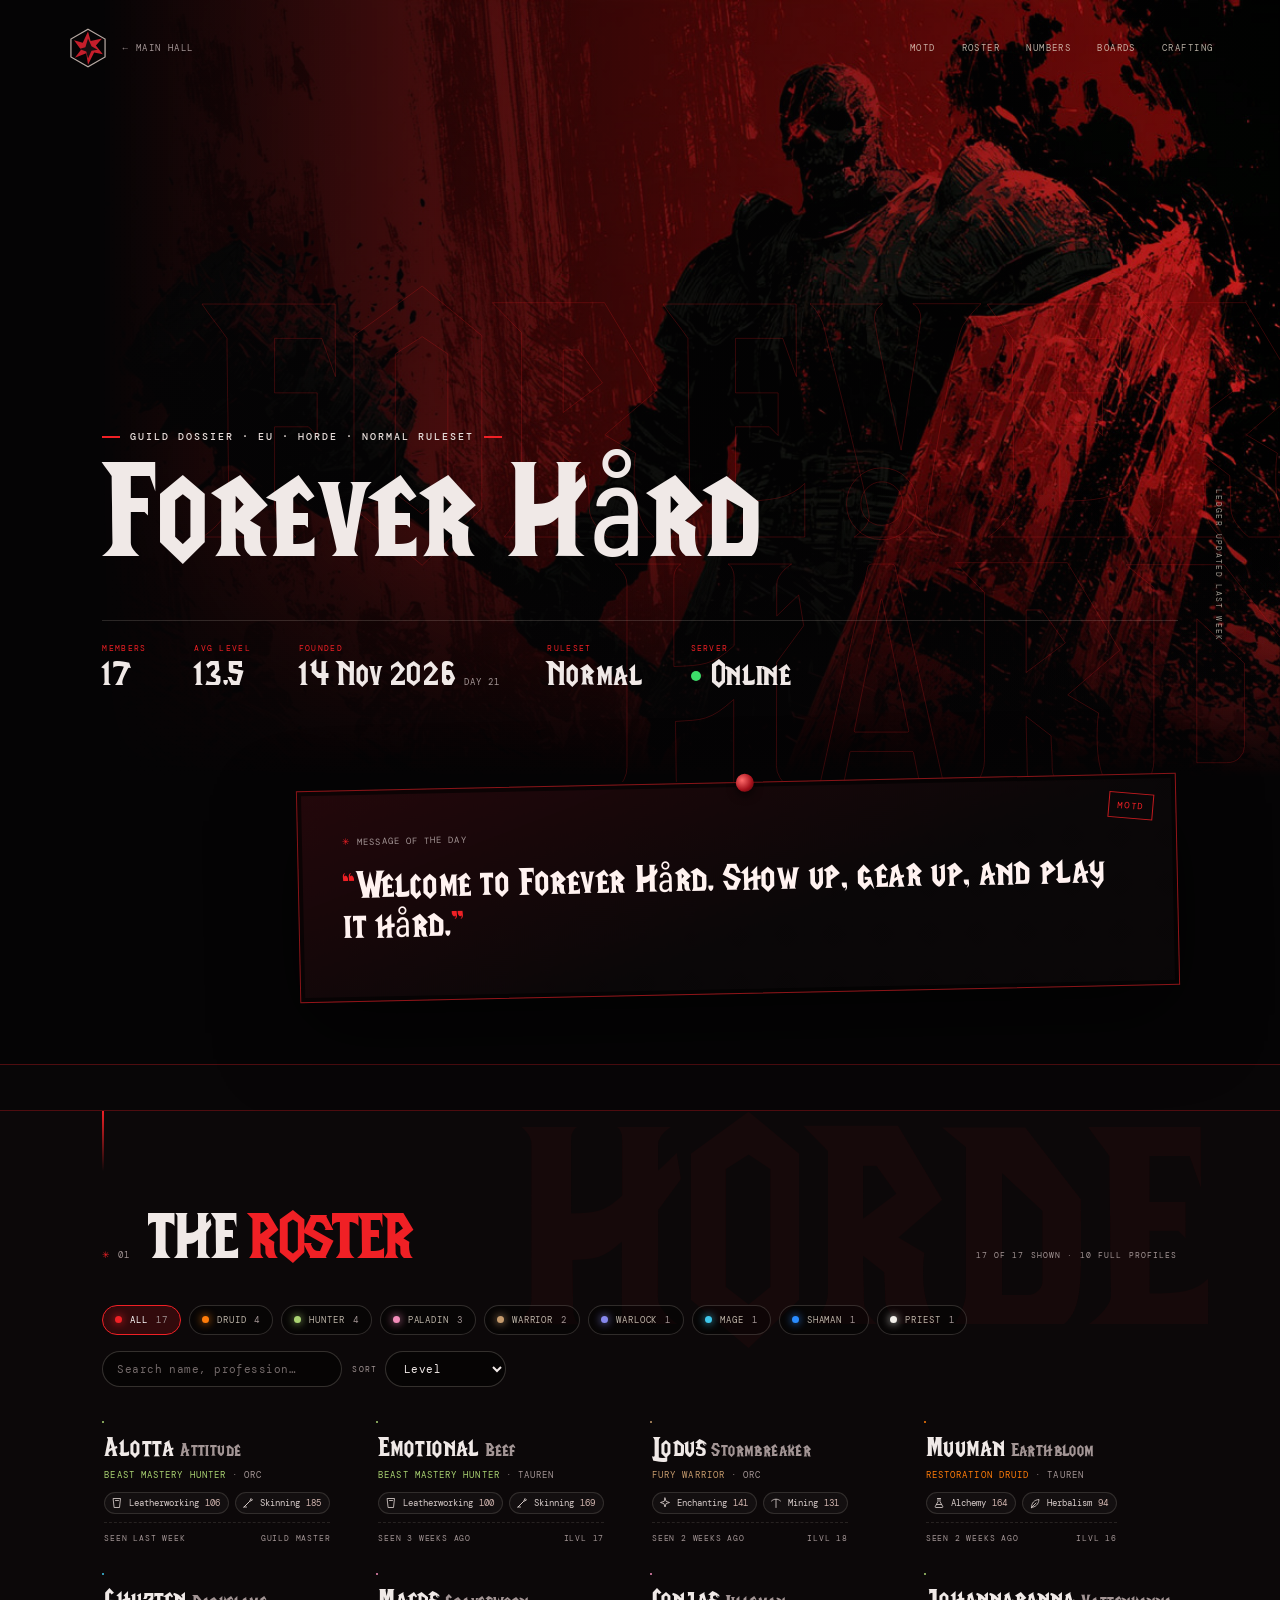
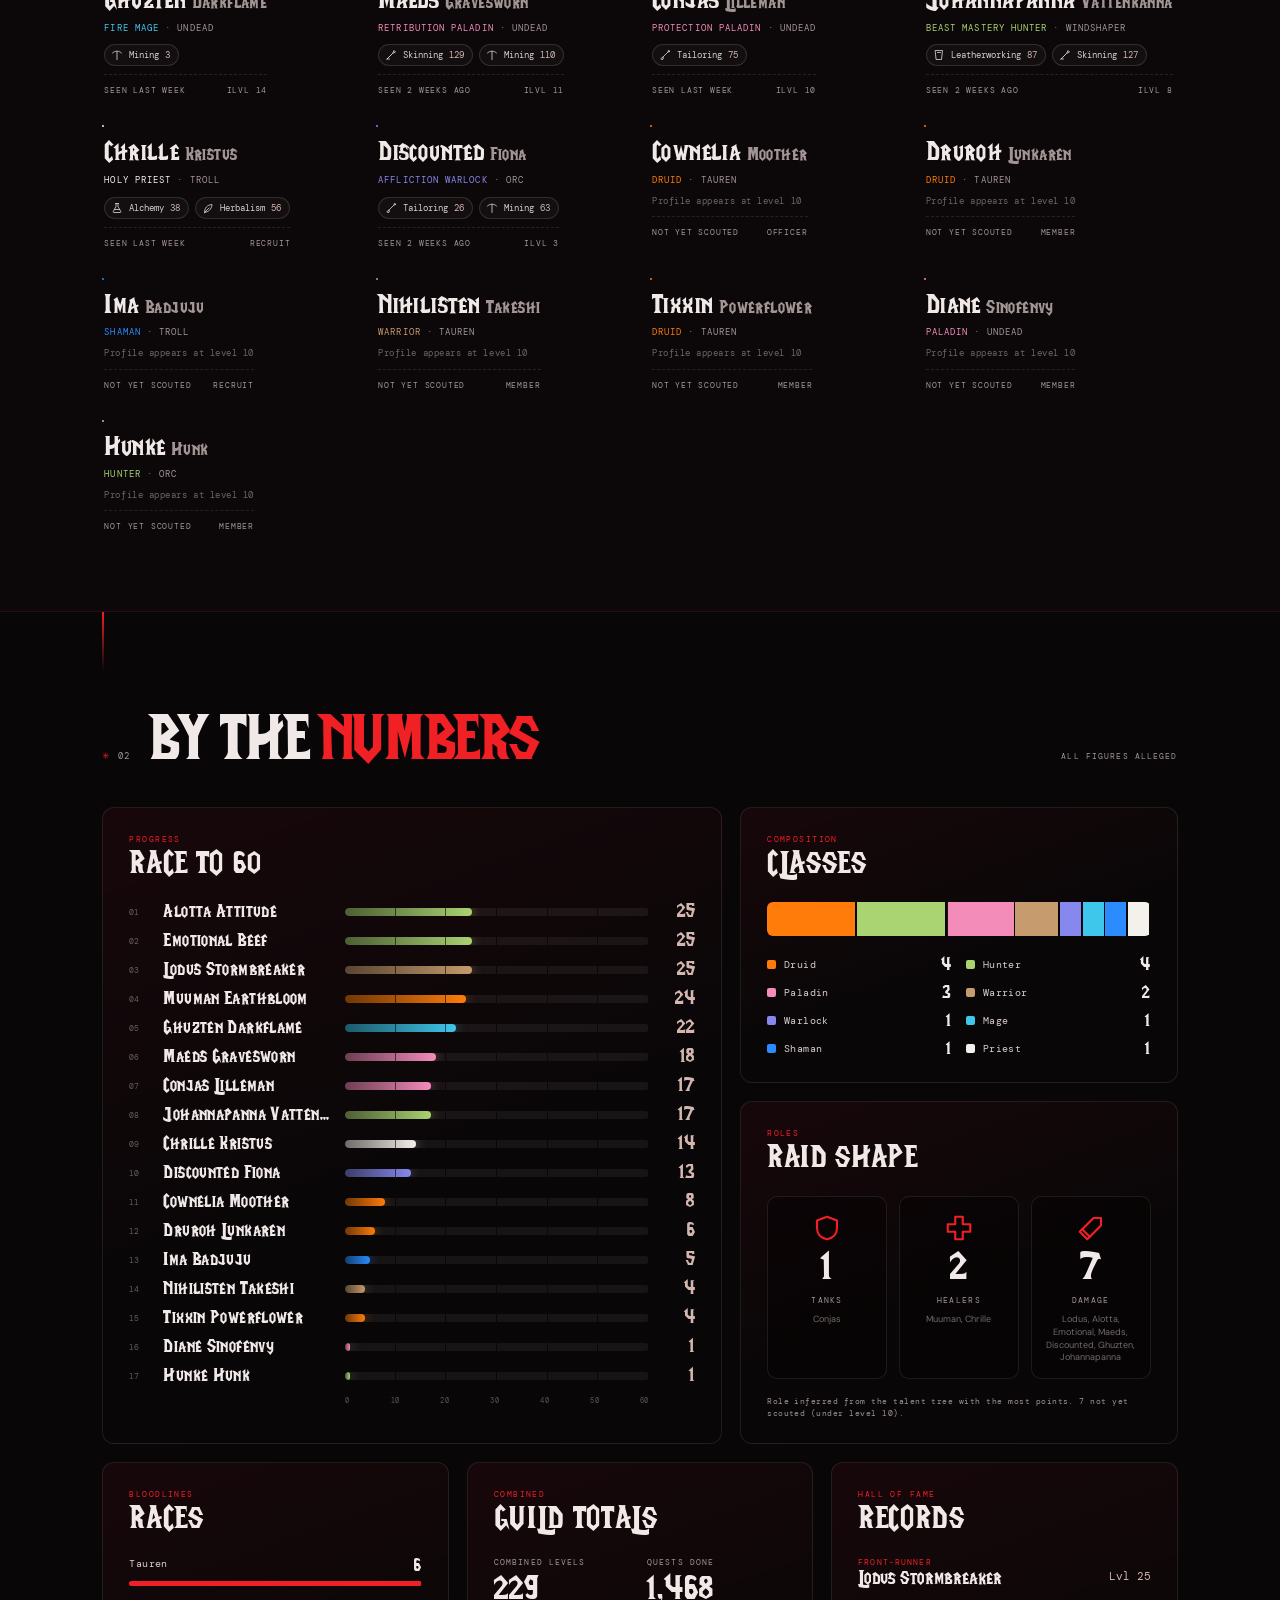
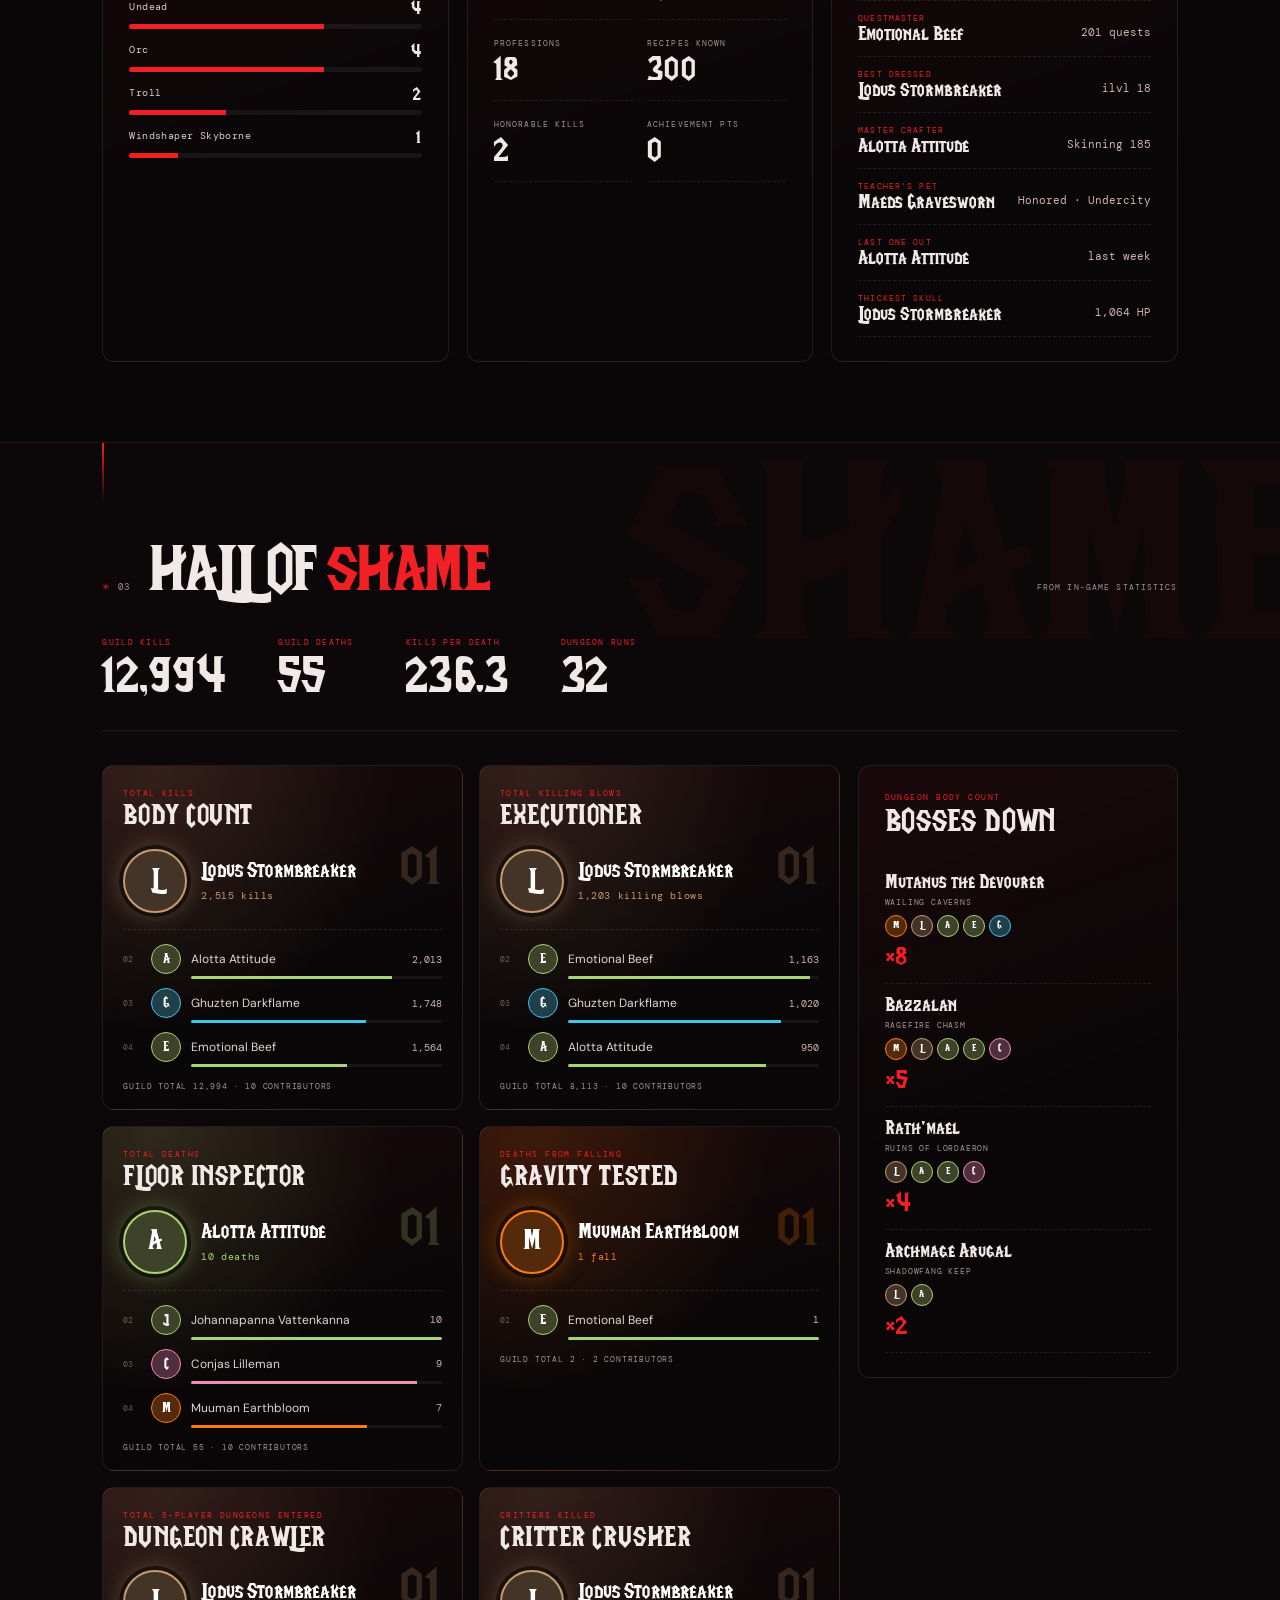
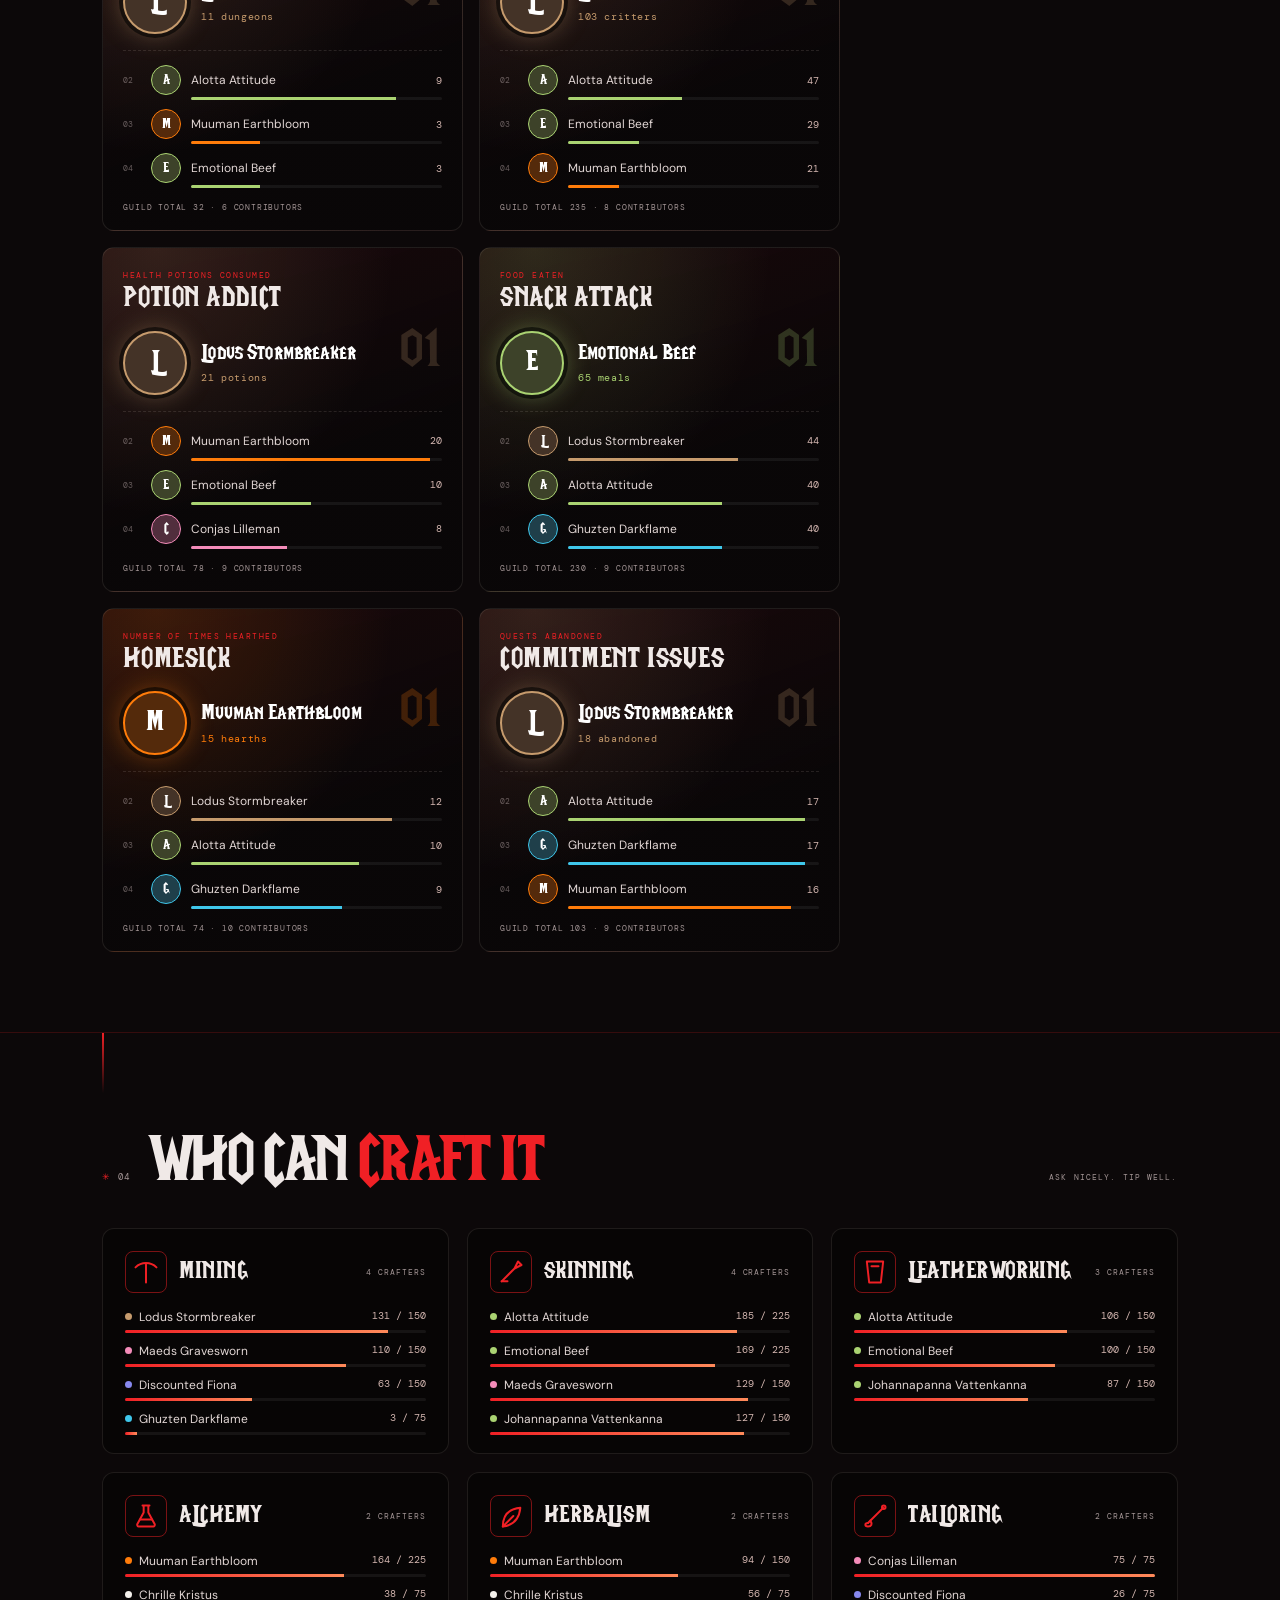
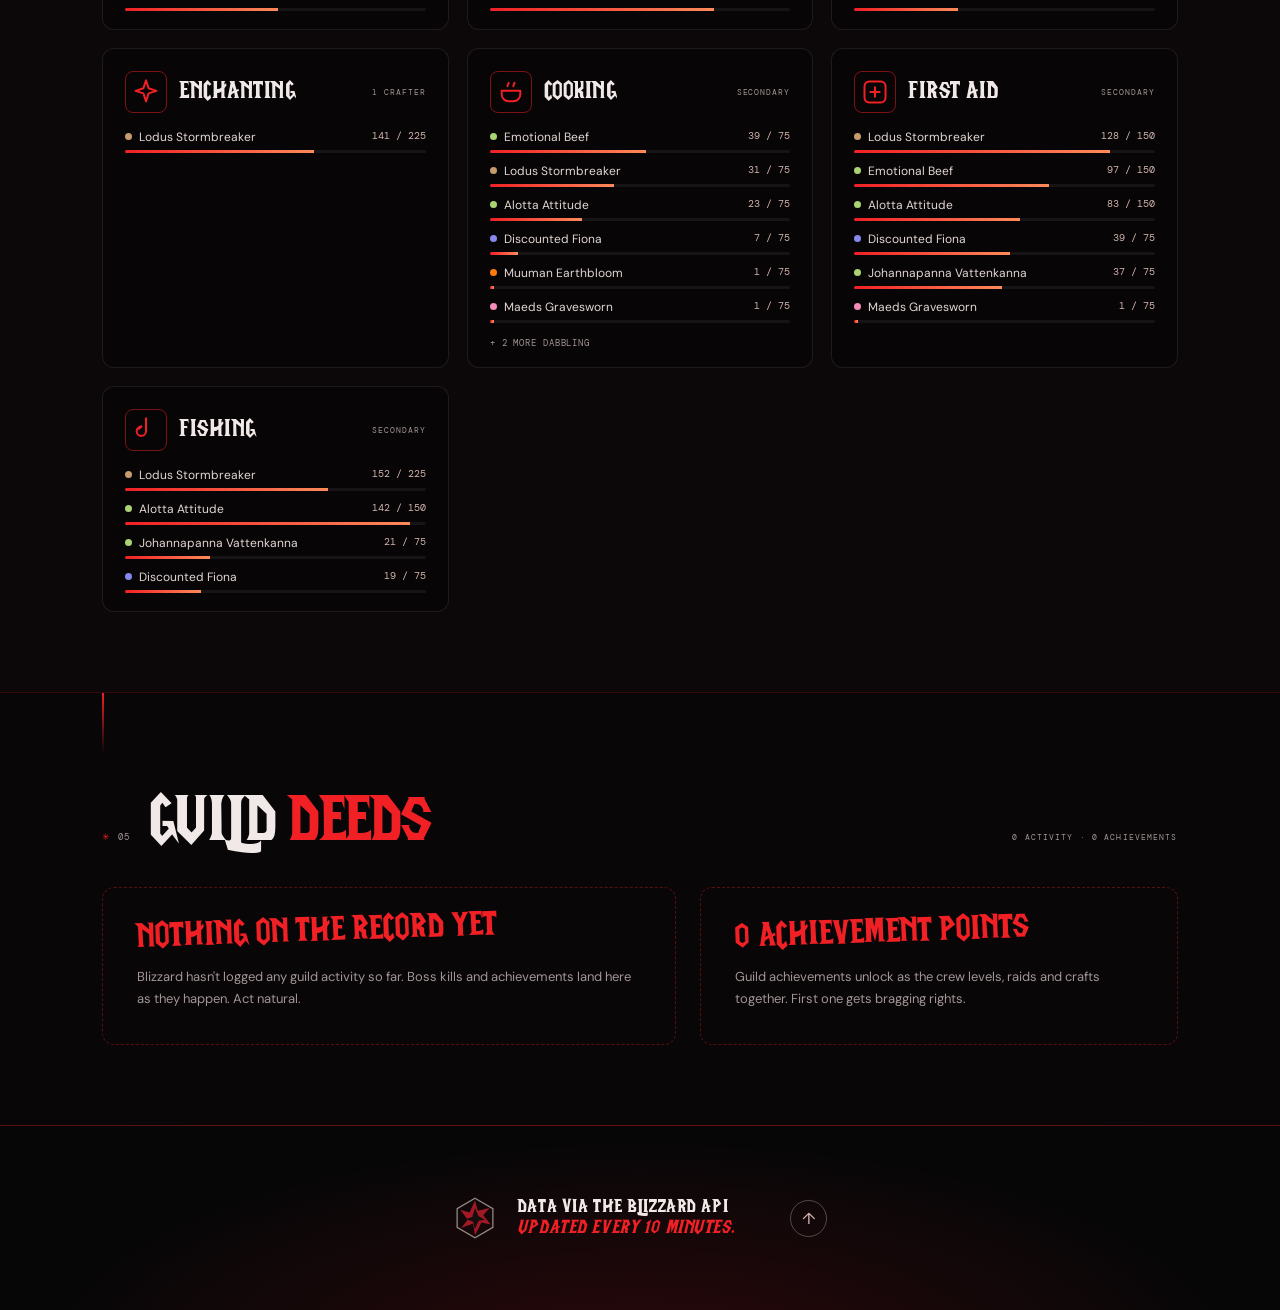
<file: foreverhord.html>
<!doctype html>
<html lang="en">
  <head>
    <meta charset="utf-8">
    <meta name="viewport" content="width=device-width, initial-scale=1">
    <meta name="theme-color" content="#100f10">
    <meta name="description" content="Forever Hård - Horde PvE guild on WoW Forever EU. Roster, professions and guild statistics.">
    <title>Forever Hård - Guild</title>
    <link rel="icon" type="image/svg+xml" href="assets/sigil.svg">
    <link rel="stylesheet" href="styles.css?v=13">
    <link rel="stylesheet" href="guild.css?v=6">
    <script src="guild.js?v=6" defer></script>
  </head>
  <body class="guild-page" data-guild-data="foreverhord.json" data-guild-notes="foreverhord-notes.json" data-portraits="">
    <a class="skip-link" href="#roster">Skip to roster</a>

    <header class="g-hero" id="top">
      <img class="g-hero__art" src="undead-art.jpg" alt="">
      <div class="g-hero__wash"></div>
      <span class="g-hero__ghost" aria-hidden="true">FOREVER<br>HÅRD</span>
      <nav class="masthead" aria-label="Site">
        <a class="masthead__sigil g-back" href="index.html" aria-label="Back to Sticky Fingers home"><img src="assets/sigil.svg" alt=""><span>← MAIN HALL</span></a>
        <div class="g-nav">
          <a href="#motd">MOTD</a>
          <a href="#roster">ROSTER</a>
          <a href="#numbers">NUMBERS</a>
          <a href="#boards">BOARDS</a>
          <a href="#crafting">CRAFTING</a>
        </div>
      </nav>

      <div class="g-crest" id="guildCrest" role="img" aria-label="Guild crest" hidden></div>
      <div class="g-hero__title">
        <span class="cover__overline"><i></i> <span id="heroOverline">GUILD DOSSIER · EU · HORDE · PVE</span> <i></i></span>
        <h1 id="guildTitle">Forever <em>Hård</em></h1>
        <dl class="g-hero__facts" id="heroFacts" aria-live="polite">
          <div><dt>Members</dt><dd>—</dd></div>
          <div><dt>Avg level</dt><dd>—</dd></div>
          <div><dt>Founded</dt><dd>—</dd></div>
          <div><dt>Ruleset</dt><dd>—</dd></div>
        </dl>
      </div>
      <span class="cover__side-note" id="heroUpdated">READING THE LEDGER</span>
    </header>

    <main>
      <section class="g-motd" id="motd" aria-labelledby="motdTitle">
        <div class="g-motd__board">
          <span class="g-motd__pin" aria-hidden="true"></span>
          <span class="section-mark"><i>✳</i> MESSAGE OF THE DAY</span>
          <h2 class="visually-hidden" id="motdTitle">Message of the day</h2>
          <blockquote class="g-motd__text" id="motdText">…</blockquote>
          <p class="g-motd__by" id="motdBy"></p>
        </div>
        <div class="g-motd__ticker" aria-hidden="true"><span id="motdTicker"></span></div>
      </section>

      <section class="g-section g-roster" id="roster" aria-labelledby="rosterTitle">
        <div class="g-heading">
          <span class="section-mark"><i>✳</i> 01</span>
          <h2 id="rosterTitle">The <em>roster</em></h2>
          <span class="g-heading__note" id="rosterNote">LOADING</span>
        </div>

        <div class="g-toolbar" role="group" aria-label="Filter and sort the roster">
          <div class="g-chips" id="classChips"></div>
          <div class="g-toolbar__right">
            <label class="g-search">
              <span class="visually-hidden">Search characters</span>
              <input id="rosterSearch" type="search" placeholder="Search name, profession…" autocomplete="off">
            </label>
            <label class="g-select">
              <span>SORT</span>
              <select id="rosterSort">
                <option value="level">Level</option>
                <option value="rank">Rank</option>
                <option value="name">Name</option>
                <option value="seen">Last seen</option>
                <option value="ilvl">Item level</option>
              </select>
            </label>
          </div>
        </div>

        <div class="g-grid" id="rosterGrid" aria-live="polite"></div>
        <p class="events-status" id="rosterStatus" role="status">Loading the roster…</p>
      </section>

      <section class="g-section g-numbers" id="numbers" aria-labelledby="numbersTitle">
        <div class="g-heading">
          <span class="section-mark"><i>✳</i> 02</span>
          <h2 id="numbersTitle">By the <em>numbers</em></h2>
          <span class="g-heading__note">ALL FIGURES ALLEGED</span>
        </div>

        <div class="g-bento">
          <article class="g-panel g-panel--race" aria-labelledby="raceTitle">
            <header><span class="g-panel__kicker">PROGRESS</span><h3 id="raceTitle">Race to 60</h3></header>
            <ol class="g-ladder" id="levelLadder"></ol>
          </article>

          <article class="g-panel g-panel--classes" aria-labelledby="classesTitle">
            <header><span class="g-panel__kicker">COMPOSITION</span><h3 id="classesTitle">Classes</h3></header>
            <div class="g-stack" id="classStack" role="img"></div>
            <ul class="g-legend" id="classLegend"></ul>
          </article>

          <article class="g-panel g-panel--roles" aria-labelledby="rolesTitle">
            <header><span class="g-panel__kicker">ROLES</span><h3 id="rolesTitle">Raid shape</h3></header>
            <div class="g-roles" id="roleSplit"></div>
            <p class="g-panel__foot">Role inferred from the talent tree with the most points.</p>
          </article>

          <article class="g-panel g-panel--races" aria-labelledby="racesTitle">
            <header><span class="g-panel__kicker">BLOODLINES</span><h3 id="racesTitle">Races</h3></header>
            <ul class="g-bars" id="raceBars"></ul>
          </article>

          <article class="g-panel g-panel--totals" aria-labelledby="totalsTitle">
            <header><span class="g-panel__kicker">COMBINED</span><h3 id="totalsTitle">Guild totals</h3></header>
            <dl class="g-totals" id="guildTotals"></dl>
          </article>

          <article class="g-panel g-panel--records" aria-labelledby="recordsTitle">
            <header><span class="g-panel__kicker">HALL OF FAME</span><h3 id="recordsTitle">Records</h3></header>
            <ul class="g-records" id="guildRecords"></ul>
          </article>
        </div>
      </section>

      <section class="g-section g-boards" id="boards" aria-labelledby="boardsTitle">
        <div class="g-heading">
          <span class="section-mark"><i>✳</i> 03</span>
          <h2 id="boardsTitle">Hall of <em>shame</em></h2>
          <span class="g-heading__note">FROM IN-GAME STATISTICS</span>
        </div>
        <dl class="g-boards__headline" id="boardsHeadline"></dl>
        <div class="g-boards__layout">
          <div class="g-board-grid" id="boardGrid"></div>
          <aside class="g-panel g-bosses" aria-labelledby="bossTitle">
            <header><span class="g-panel__kicker">DUNGEON BODY COUNT</span><h3 id="bossTitle">Bosses down</h3></header>
            <ul class="g-boss" id="bossList"></ul>
          </aside>
        </div>
      </section>

      <section class="g-section g-crafting" id="crafting" aria-labelledby="craftingTitle">
        <div class="g-heading">
          <span class="section-mark"><i>✳</i> 04</span>
          <h2 id="craftingTitle">Who can <em>craft it</em></h2>
          <span class="g-heading__note">ASK NICELY. TIP WELL.</span>
        </div>
        <div class="g-crafts" id="craftGrid"></div>
      </section>

      <section class="g-section g-deeds" id="deeds" aria-labelledby="deedsTitle">
        <div class="g-heading">
          <span class="section-mark"><i>✳</i> 05</span>
          <h2 id="deedsTitle">Guild <em>deeds</em></h2>
          <span class="g-heading__note" id="deedsNote">ACTIVITY · ACHIEVEMENTS</span>
        </div>
        <div class="g-deeds__body" id="deedsBody"></div>
      </section>

      <footer class="colophon">
        <img src="assets/sigil.svg" alt="" width="44" height="44">
        <p>Data via the Blizzard API<br><em>updated every 10 minutes.</em></p>
        <a href="#top" aria-label="Back to top">↑</a>
      </footer>
    </main>

    <dialog class="event-dialog g-dialog" id="charDialog" aria-labelledby="charName">
      <article class="event-dialog__panel g-dialog__panel">
        <header class="g-sheet__top">
          <div class="g-sheet__portrait-slot" id="charPortrait"></div>
          <div class="g-sheet__id">
            <span class="event-dialog__category" id="charRank"></span>
            <h2 id="charName"></h2>
            <p class="g-dialog__line" id="charLine"></p>
          </div>
          <p class="g-dialog__seen" id="charSeen"></p>
          <button class="event-dialog__close" id="closeChar" type="button" aria-label="Close character sheet">×</button>
        </header>
        <div class="g-sheet__body" id="charBody"></div>
        <nav class="g-tabs" id="charTabs" role="tablist" aria-label="Character sheet"></nav>
      </article>
    </dialog>
  </body>
</html>
</file>
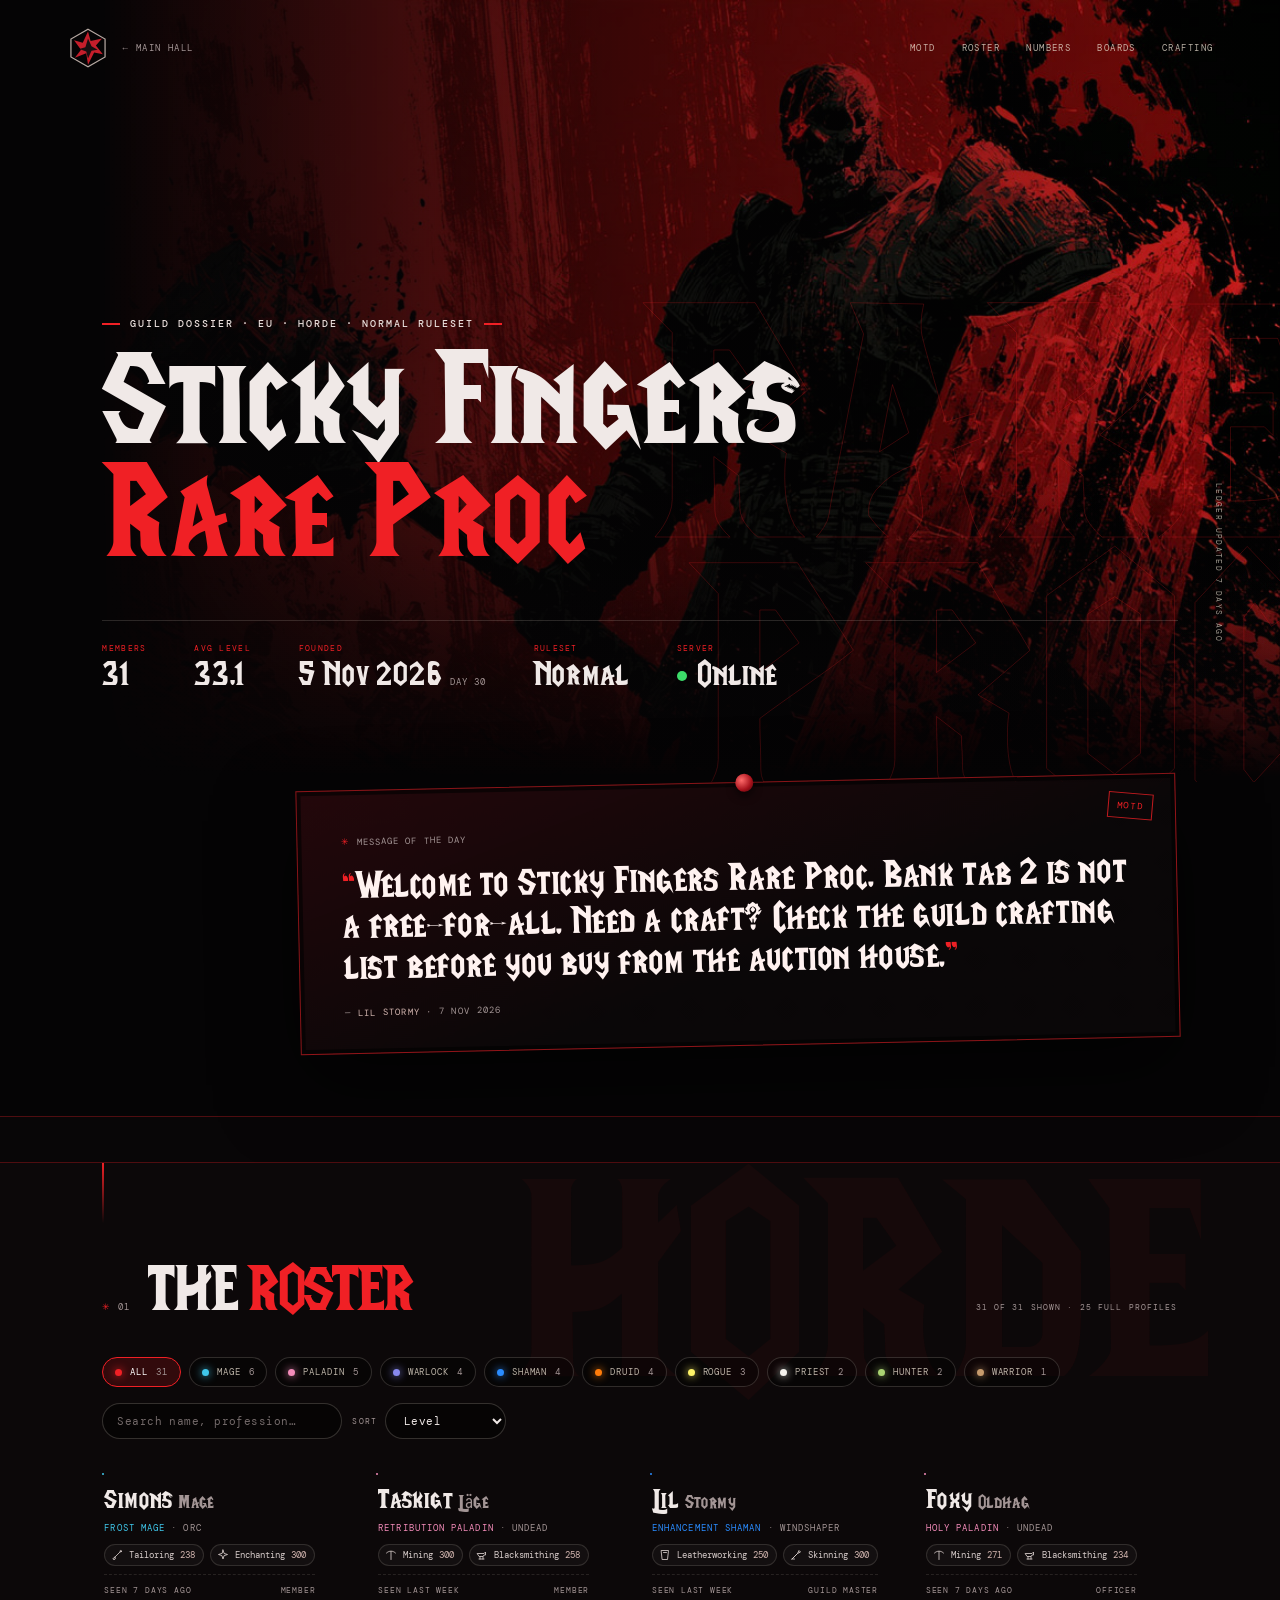
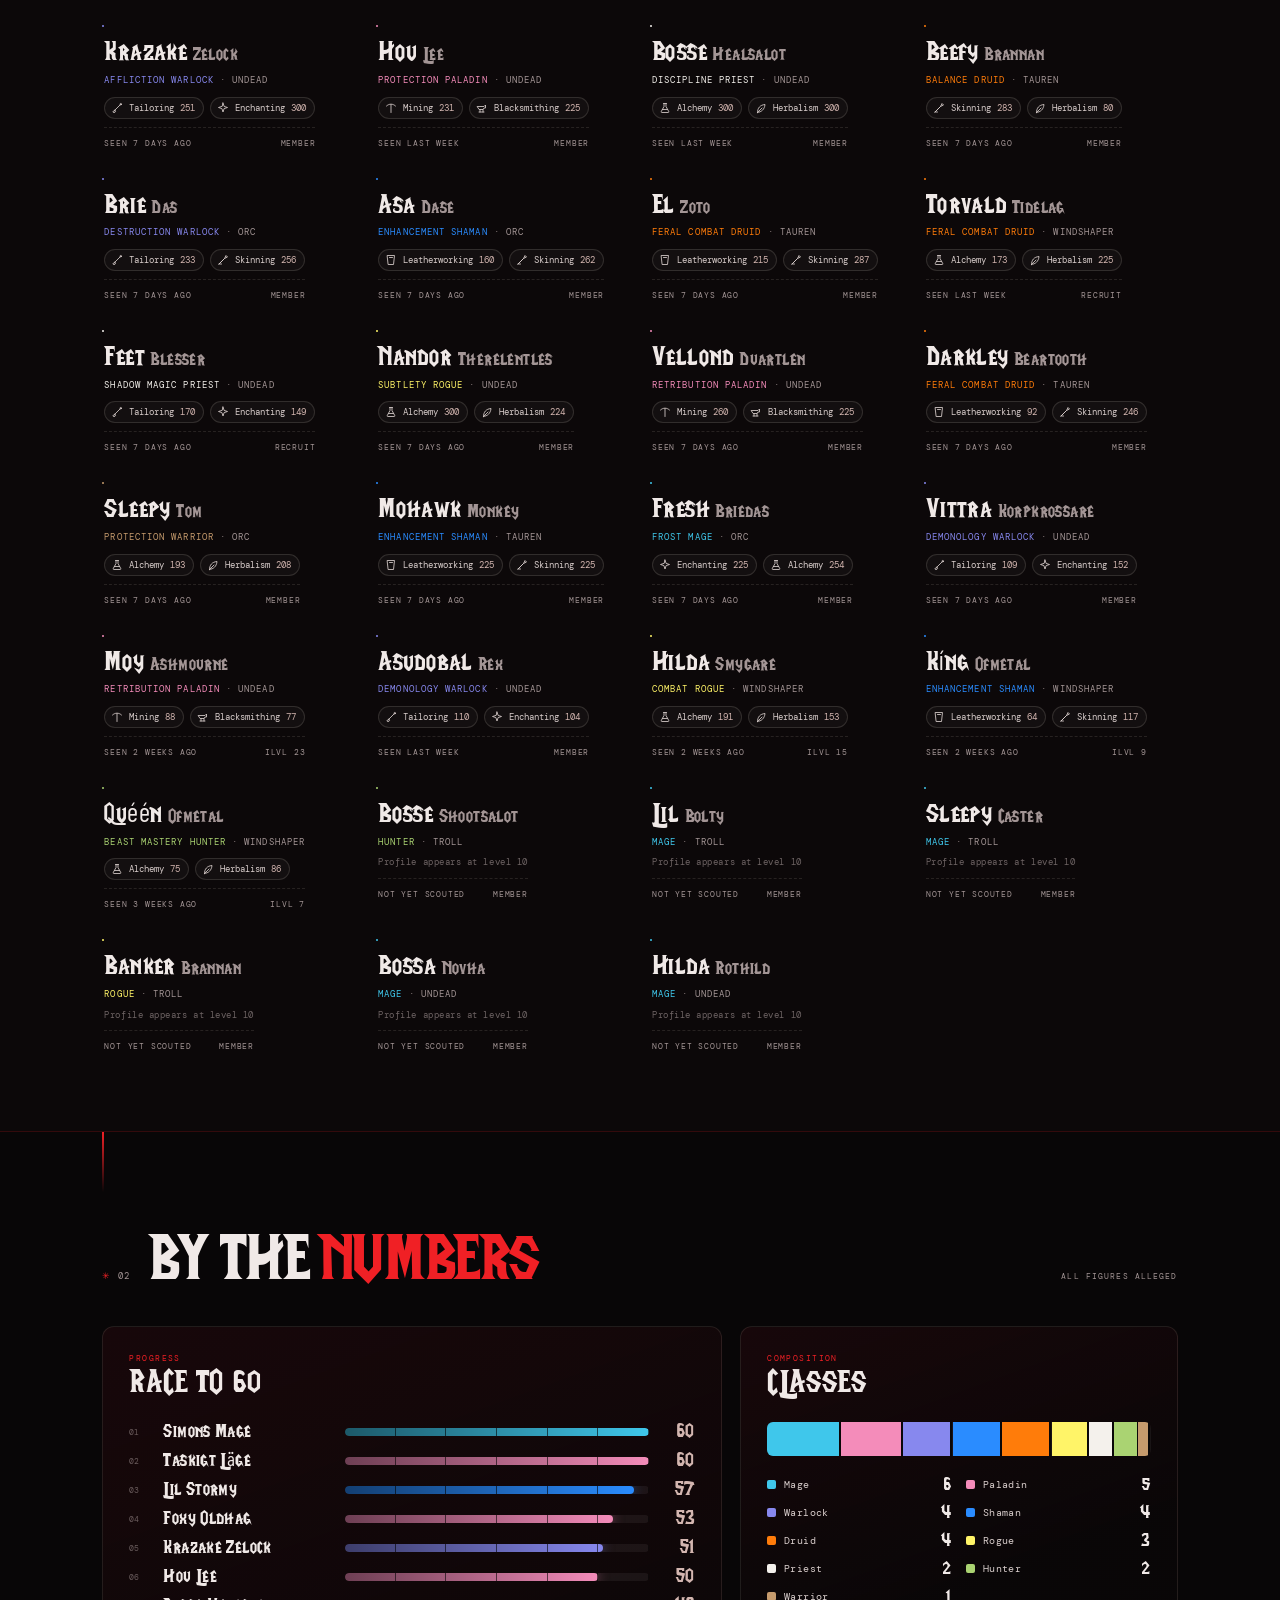
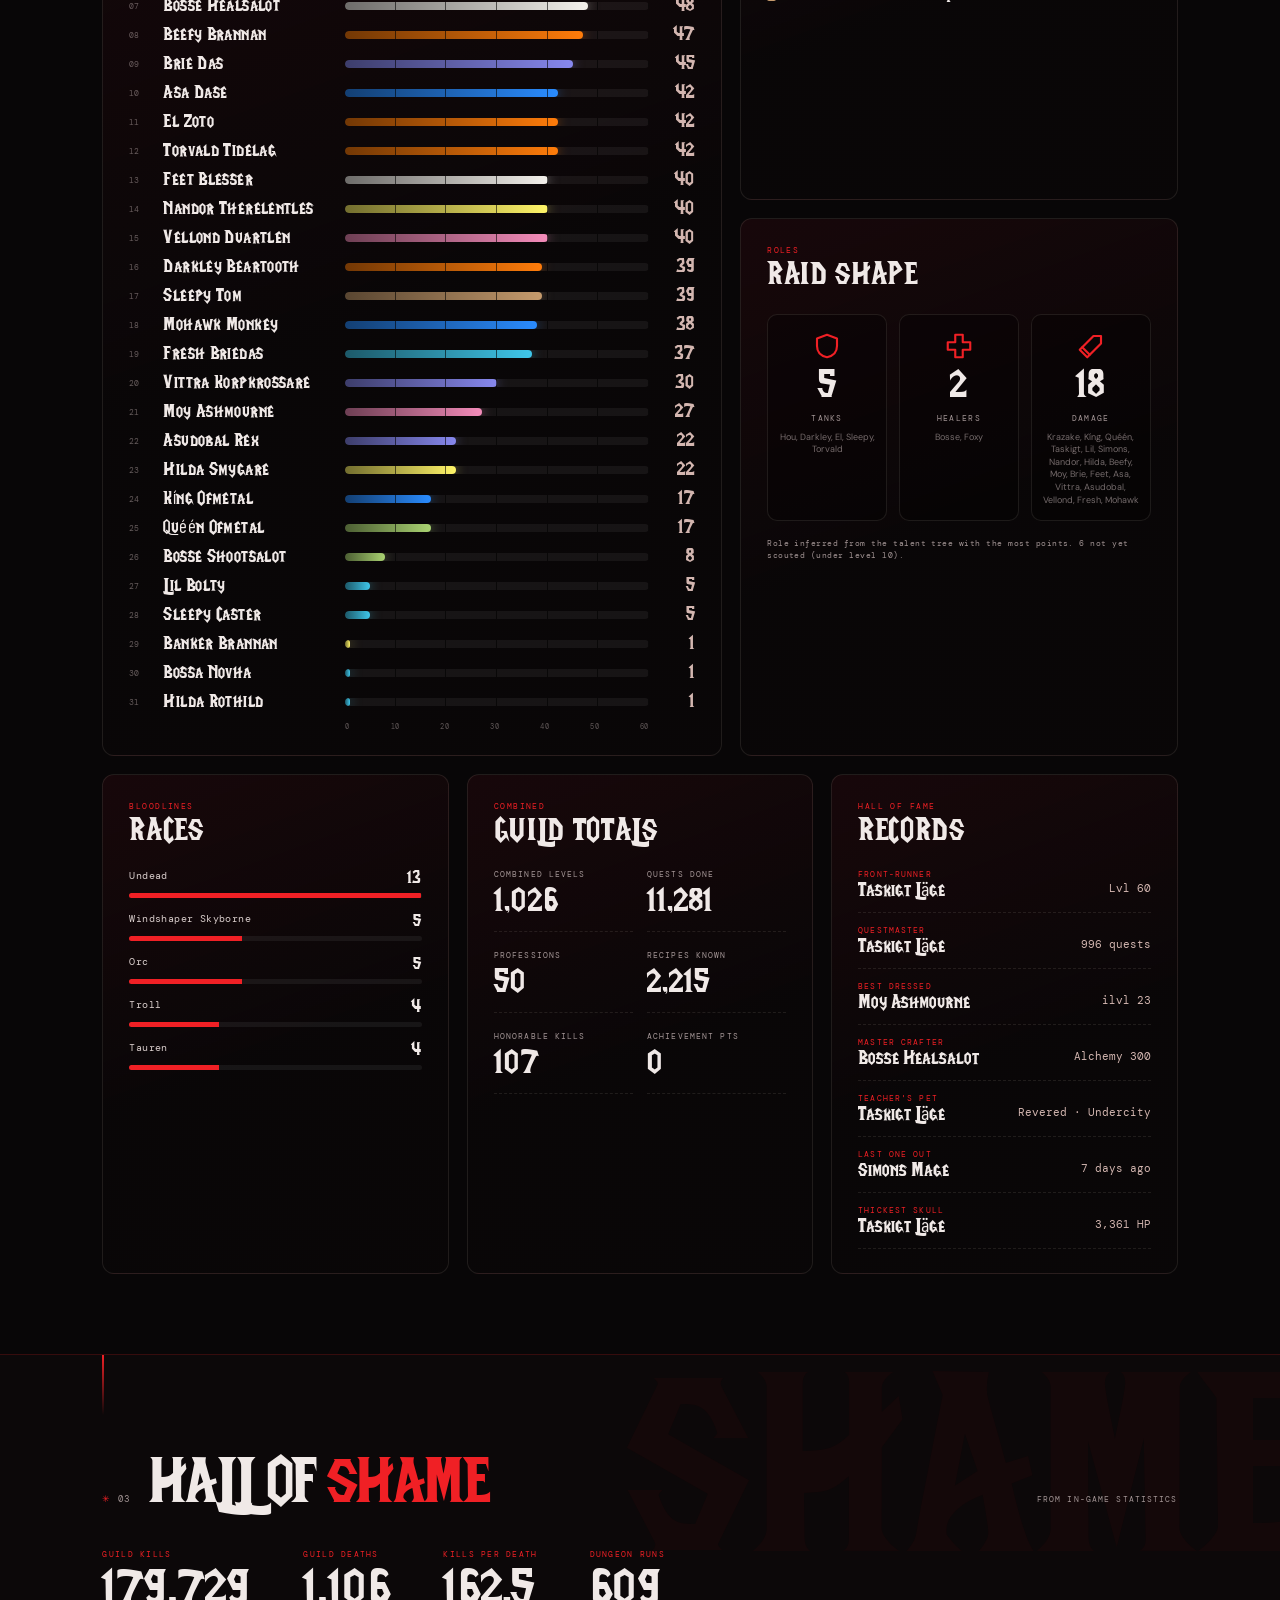
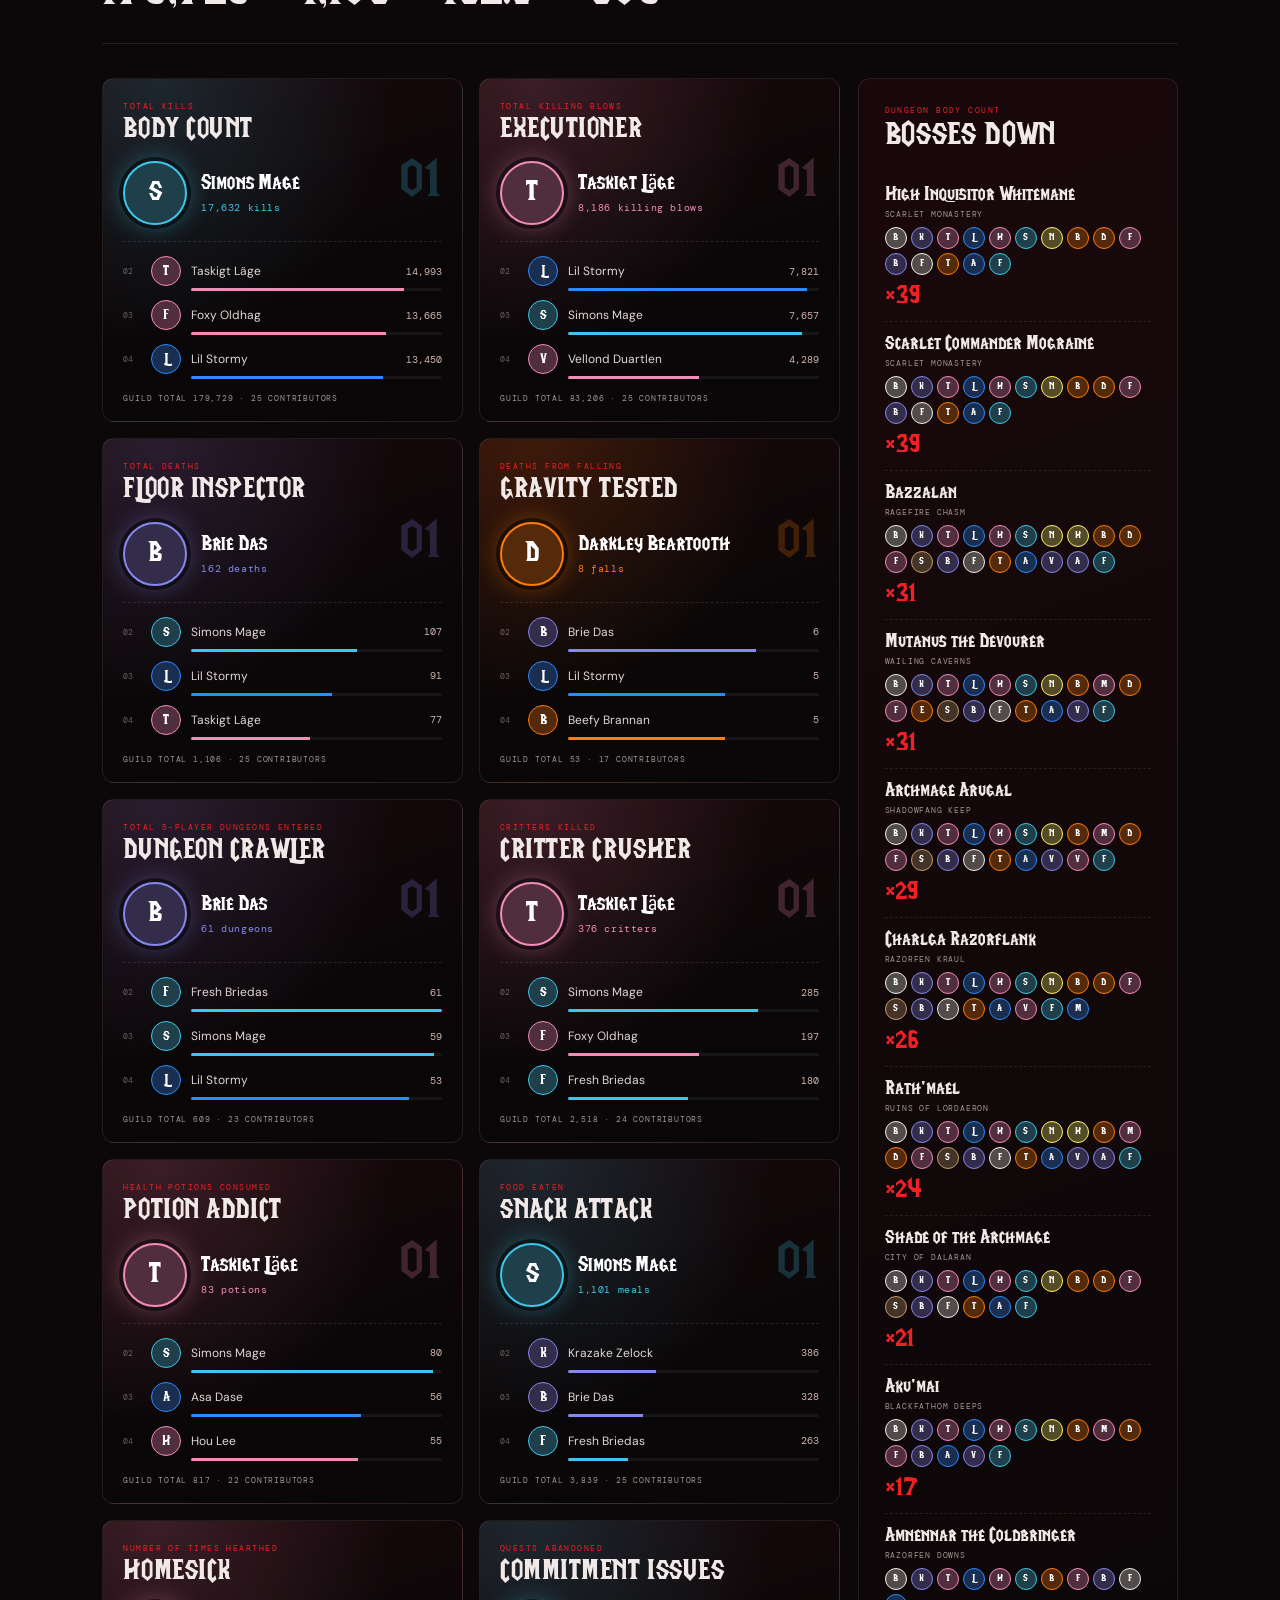
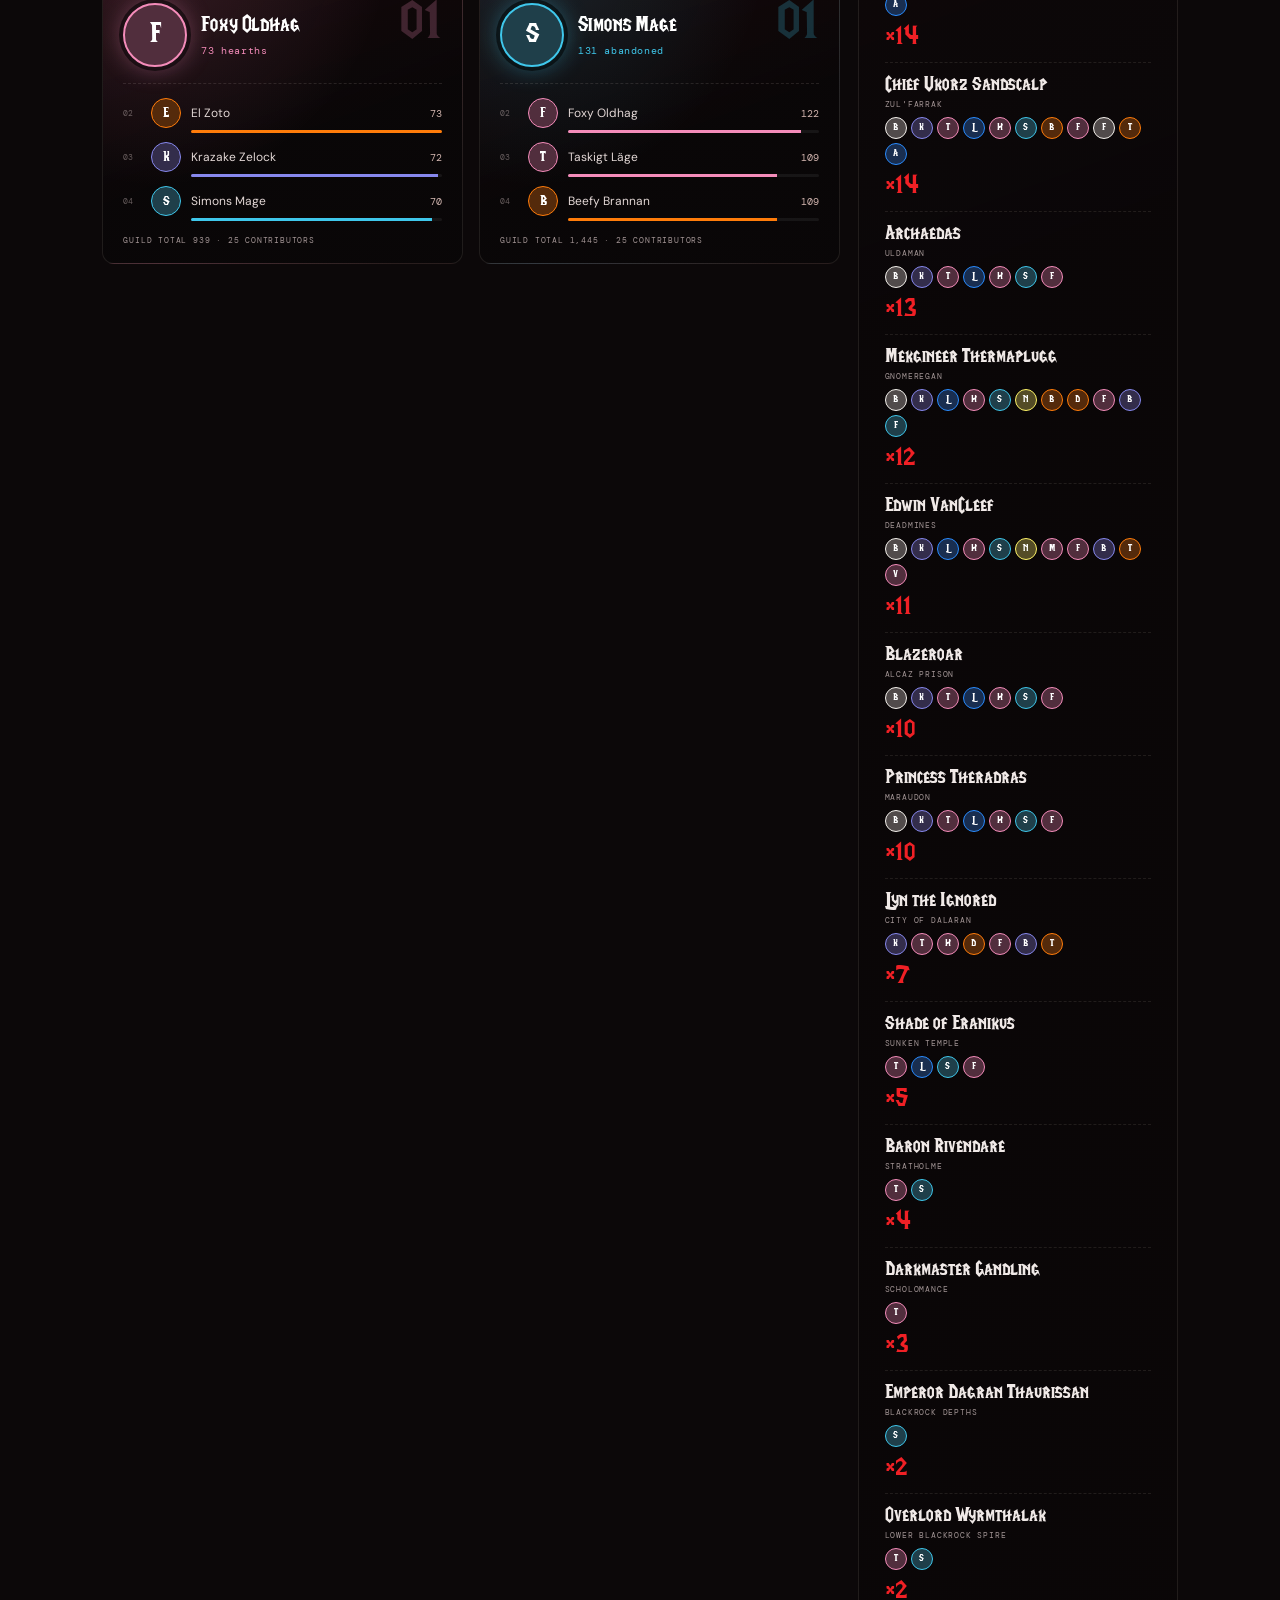
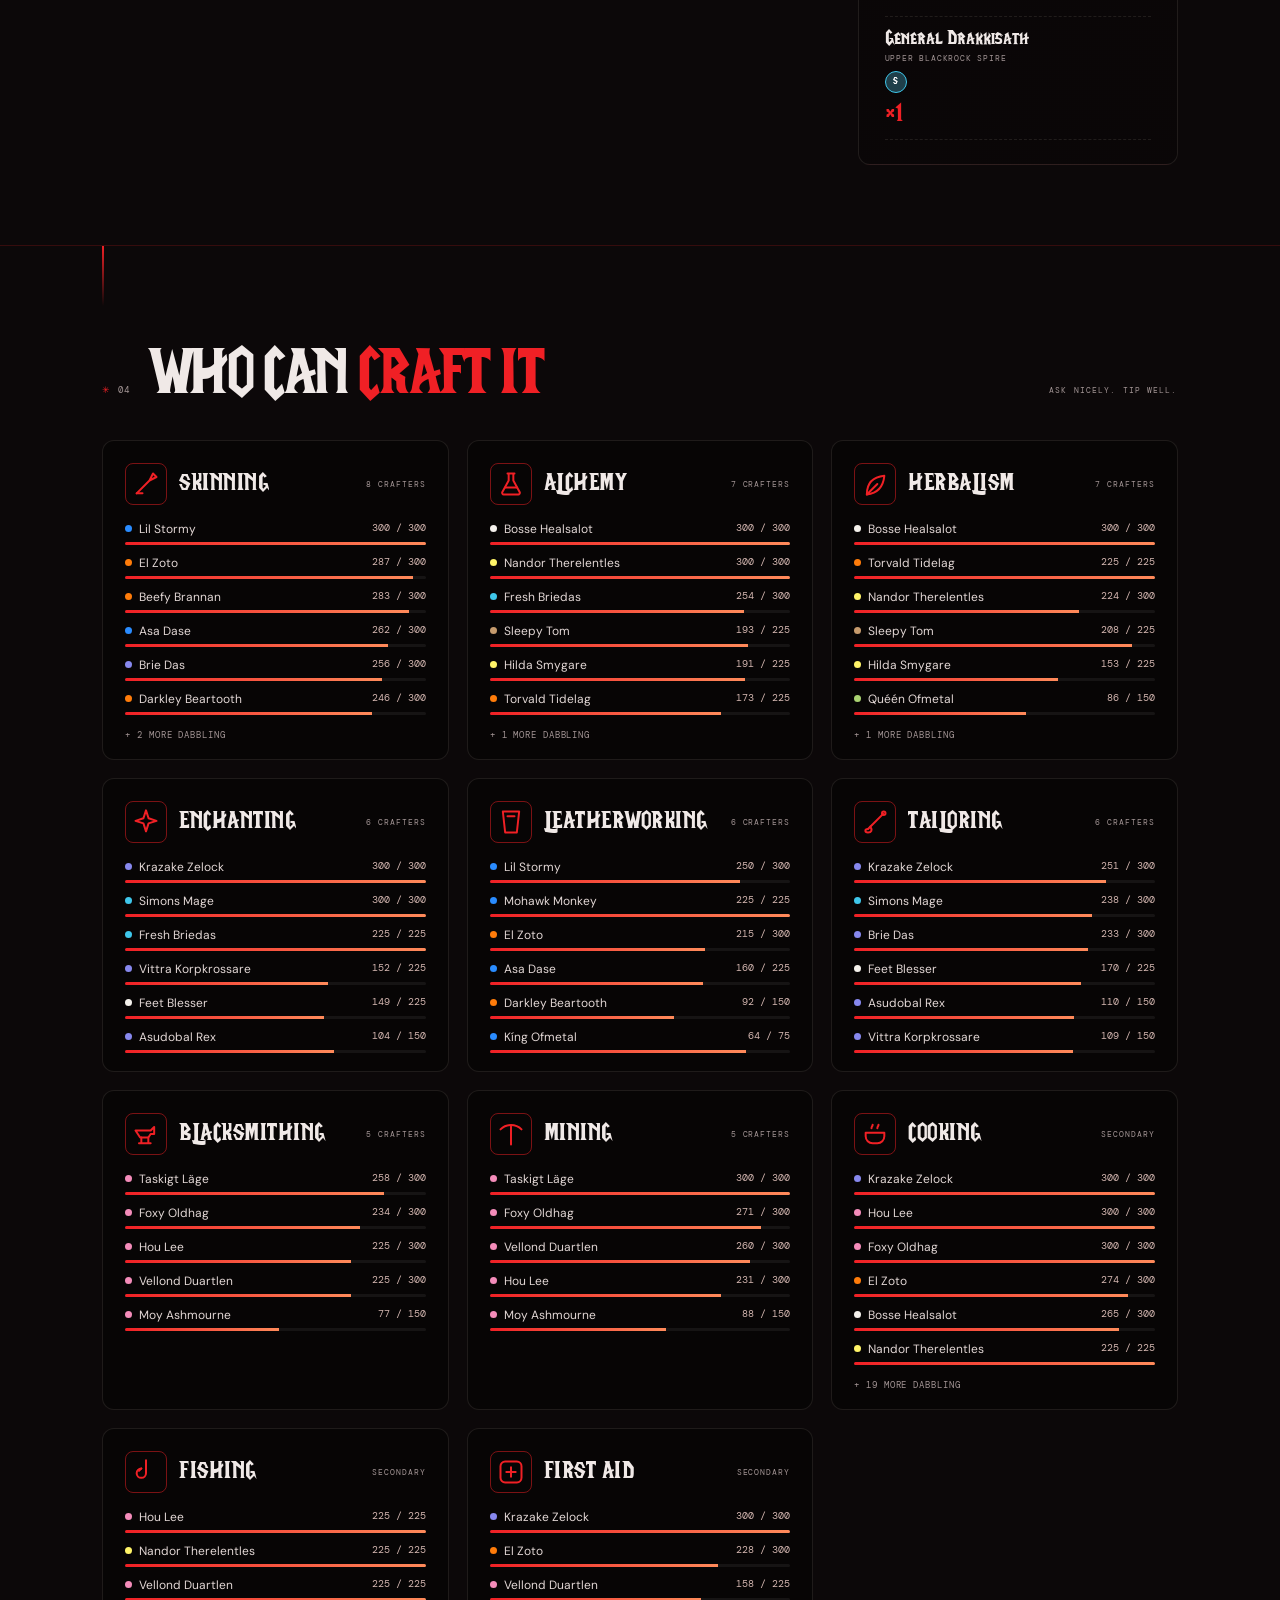
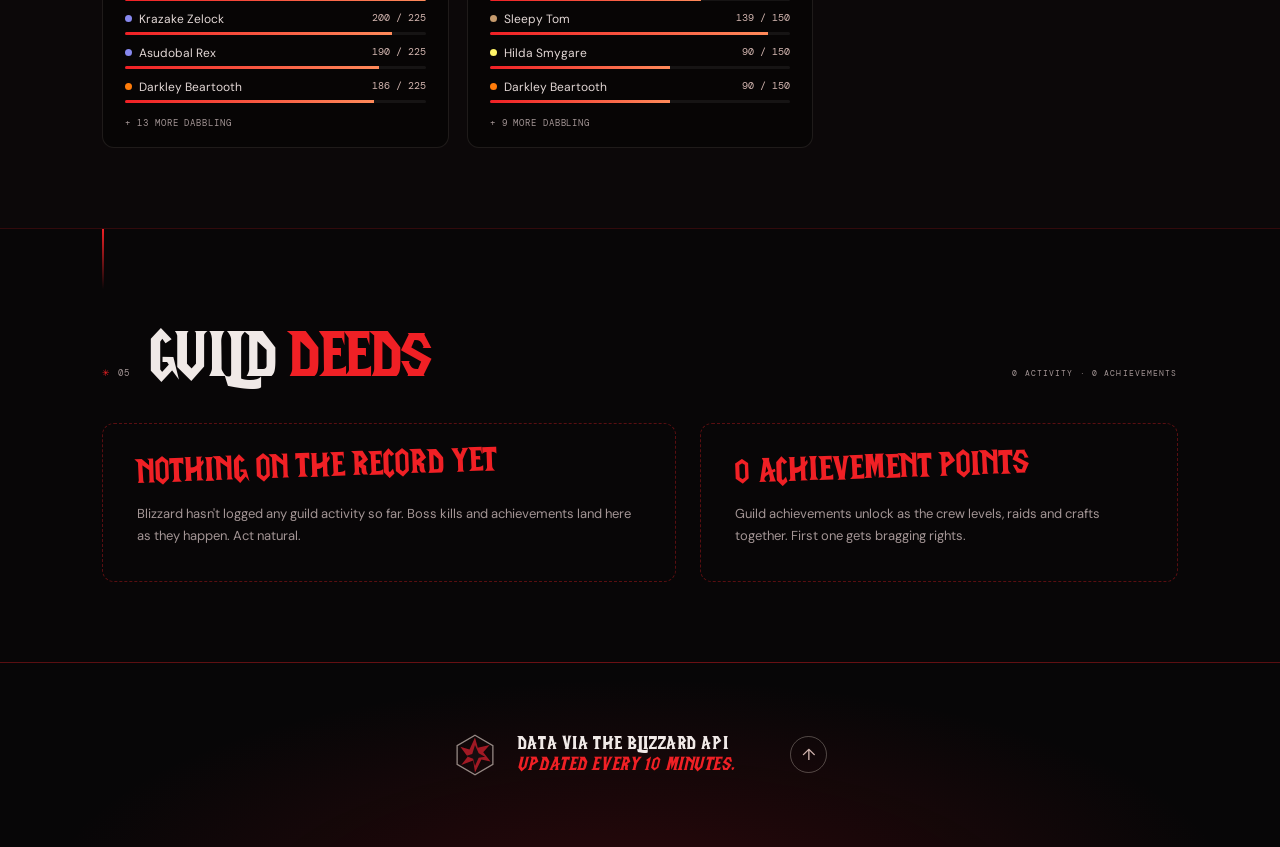
<file: guild.html>
<!doctype html>
<html lang="en">
  <head>
    <meta charset="utf-8">
    <meta name="viewport" content="width=device-width, initial-scale=1">
    <meta name="theme-color" content="#100f10">
    <meta name="description" content="Sticky Fingers Rare Proc - Horde guild on WoW Forever EU. Roster, professions and guild statistics.">
    <title>Sticky Fingers Rare Proc - Guild</title>
    <link rel="icon" type="image/svg+xml" href="assets/sigil.svg">
    <link rel="stylesheet" href="styles.css?v=13">
    <link rel="stylesheet" href="guild.css?v=6">
    <script src="guild.js?v=6" defer></script>
  </head>
  <body class="guild-page">
    <a class="skip-link" href="#roster">Skip to roster</a>

    <header class="g-hero" id="top">
      <img class="g-hero__art" src="undead-art.jpg" alt="">
      <div class="g-hero__wash"></div>
      <span class="g-hero__ghost" aria-hidden="true">RARE<br>PROC</span>
      <nav class="masthead" aria-label="Site">
        <a class="masthead__sigil g-back" href="index.html" aria-label="Back to Sticky Fingers home"><img src="assets/sigil.svg" alt=""><span>← MAIN HALL</span></a>
        <div class="g-nav">
          <a href="#motd">MOTD</a>
          <a href="#roster">ROSTER</a>
          <a href="#numbers">NUMBERS</a>
          <a href="#boards">BOARDS</a>
          <a href="#crafting">CRAFTING</a>
        </div>
      </nav>

      <div class="g-crest" id="guildCrest" role="img" aria-label="Guild crest" hidden></div>
      <div class="g-hero__title">
        <span class="cover__overline"><i></i> <span id="heroOverline">GUILD DOSSIER · EU · HORDE</span> <i></i></span>
        <h1 id="guildTitle">Sticky Fingers<br><em>Rare Proc</em></h1>
        <dl class="g-hero__facts" id="heroFacts" aria-live="polite">
          <div><dt>Members</dt><dd>—</dd></div>
          <div><dt>Avg level</dt><dd>—</dd></div>
          <div><dt>Founded</dt><dd>—</dd></div>
          <div><dt>Ruleset</dt><dd>—</dd></div>
        </dl>
      </div>
      <span class="cover__side-note" id="heroUpdated">READING THE LEDGER</span>
    </header>

    <main>
      <section class="g-motd" id="motd" aria-labelledby="motdTitle">
        <div class="g-motd__board">
          <span class="g-motd__pin" aria-hidden="true"></span>
          <span class="section-mark"><i>✳</i> MESSAGE OF THE DAY</span>
          <h2 class="visually-hidden" id="motdTitle">Message of the day</h2>
          <blockquote class="g-motd__text" id="motdText">…</blockquote>
          <p class="g-motd__by" id="motdBy"></p>
        </div>
        <div class="g-motd__ticker" aria-hidden="true"><span id="motdTicker"></span></div>
      </section>

      <section class="g-section g-roster" id="roster" aria-labelledby="rosterTitle">
        <div class="g-heading">
          <span class="section-mark"><i>✳</i> 01</span>
          <h2 id="rosterTitle">The <em>roster</em></h2>
          <span class="g-heading__note" id="rosterNote">LOADING</span>
        </div>

        <div class="g-toolbar" role="group" aria-label="Filter and sort the roster">
          <div class="g-chips" id="classChips"></div>
          <div class="g-toolbar__right">
            <label class="g-search">
              <span class="visually-hidden">Search characters</span>
              <input id="rosterSearch" type="search" placeholder="Search name, profession…" autocomplete="off">
            </label>
            <label class="g-select">
              <span>SORT</span>
              <select id="rosterSort">
                <option value="level">Level</option>
                <option value="rank">Rank</option>
                <option value="name">Name</option>
                <option value="seen">Last seen</option>
                <option value="ilvl">Item level</option>
              </select>
            </label>
          </div>
        </div>

        <div class="g-grid" id="rosterGrid" aria-live="polite"></div>
        <p class="events-status" id="rosterStatus" role="status">Loading the roster…</p>
      </section>

      <section class="g-section g-numbers" id="numbers" aria-labelledby="numbersTitle">
        <div class="g-heading">
          <span class="section-mark"><i>✳</i> 02</span>
          <h2 id="numbersTitle">By the <em>numbers</em></h2>
          <span class="g-heading__note">ALL FIGURES ALLEGED</span>
        </div>

        <div class="g-bento">
          <article class="g-panel g-panel--race" aria-labelledby="raceTitle">
            <header><span class="g-panel__kicker">PROGRESS</span><h3 id="raceTitle">Race to 60</h3></header>
            <ol class="g-ladder" id="levelLadder"></ol>
          </article>

          <article class="g-panel g-panel--classes" aria-labelledby="classesTitle">
            <header><span class="g-panel__kicker">COMPOSITION</span><h3 id="classesTitle">Classes</h3></header>
            <div class="g-stack" id="classStack" role="img"></div>
            <ul class="g-legend" id="classLegend"></ul>
          </article>

          <article class="g-panel g-panel--roles" aria-labelledby="rolesTitle">
            <header><span class="g-panel__kicker">ROLES</span><h3 id="rolesTitle">Raid shape</h3></header>
            <div class="g-roles" id="roleSplit"></div>
            <p class="g-panel__foot">Role inferred from the talent tree with the most points.</p>
          </article>

          <article class="g-panel g-panel--races" aria-labelledby="racesTitle">
            <header><span class="g-panel__kicker">BLOODLINES</span><h3 id="racesTitle">Races</h3></header>
            <ul class="g-bars" id="raceBars"></ul>
          </article>

          <article class="g-panel g-panel--totals" aria-labelledby="totalsTitle">
            <header><span class="g-panel__kicker">COMBINED</span><h3 id="totalsTitle">Guild totals</h3></header>
            <dl class="g-totals" id="guildTotals"></dl>
          </article>

          <article class="g-panel g-panel--records" aria-labelledby="recordsTitle">
            <header><span class="g-panel__kicker">HALL OF FAME</span><h3 id="recordsTitle">Records</h3></header>
            <ul class="g-records" id="guildRecords"></ul>
          </article>
        </div>
      </section>

      <section class="g-section g-boards" id="boards" aria-labelledby="boardsTitle">
        <div class="g-heading">
          <span class="section-mark"><i>✳</i> 03</span>
          <h2 id="boardsTitle">Hall of <em>shame</em></h2>
          <span class="g-heading__note">FROM IN-GAME STATISTICS</span>
        </div>
        <dl class="g-boards__headline" id="boardsHeadline"></dl>
        <div class="g-boards__layout">
          <div class="g-board-grid" id="boardGrid"></div>
          <aside class="g-panel g-bosses" aria-labelledby="bossTitle">
            <header><span class="g-panel__kicker">DUNGEON BODY COUNT</span><h3 id="bossTitle">Bosses down</h3></header>
            <ul class="g-boss" id="bossList"></ul>
          </aside>
        </div>
      </section>

      <section class="g-section g-crafting" id="crafting" aria-labelledby="craftingTitle">
        <div class="g-heading">
          <span class="section-mark"><i>✳</i> 04</span>
          <h2 id="craftingTitle">Who can <em>craft it</em></h2>
          <span class="g-heading__note">ASK NICELY. TIP WELL.</span>
        </div>
        <div class="g-crafts" id="craftGrid"></div>
      </section>

      <section class="g-section g-deeds" id="deeds" aria-labelledby="deedsTitle">
        <div class="g-heading">
          <span class="section-mark"><i>✳</i> 05</span>
          <h2 id="deedsTitle">Guild <em>deeds</em></h2>
          <span class="g-heading__note" id="deedsNote">ACTIVITY · ACHIEVEMENTS</span>
        </div>
        <div class="g-deeds__body" id="deedsBody"></div>
      </section>

      <footer class="colophon">
        <img src="assets/sigil.svg" alt="" width="44" height="44">
        <p>Data via the Blizzard API<br><em>updated every 10 minutes.</em></p>
        <a href="#top" aria-label="Back to top">↑</a>
      </footer>
    </main>

    <dialog class="event-dialog g-dialog" id="charDialog" aria-labelledby="charName">
      <article class="event-dialog__panel g-dialog__panel">
        <header class="g-sheet__top">
          <div class="g-sheet__portrait-slot" id="charPortrait"></div>
          <div class="g-sheet__id">
            <span class="event-dialog__category" id="charRank"></span>
            <h2 id="charName"></h2>
            <p class="g-dialog__line" id="charLine"></p>
          </div>
          <p class="g-dialog__seen" id="charSeen"></p>
          <button class="event-dialog__close" id="closeChar" type="button" aria-label="Close character sheet">×</button>
        </header>
        <div class="g-sheet__body" id="charBody"></div>
        <nav class="g-tabs" id="charTabs" role="tablist" aria-label="Character sheet"></nav>
      </article>
    </dialog>
  </body>
</html>
</file>
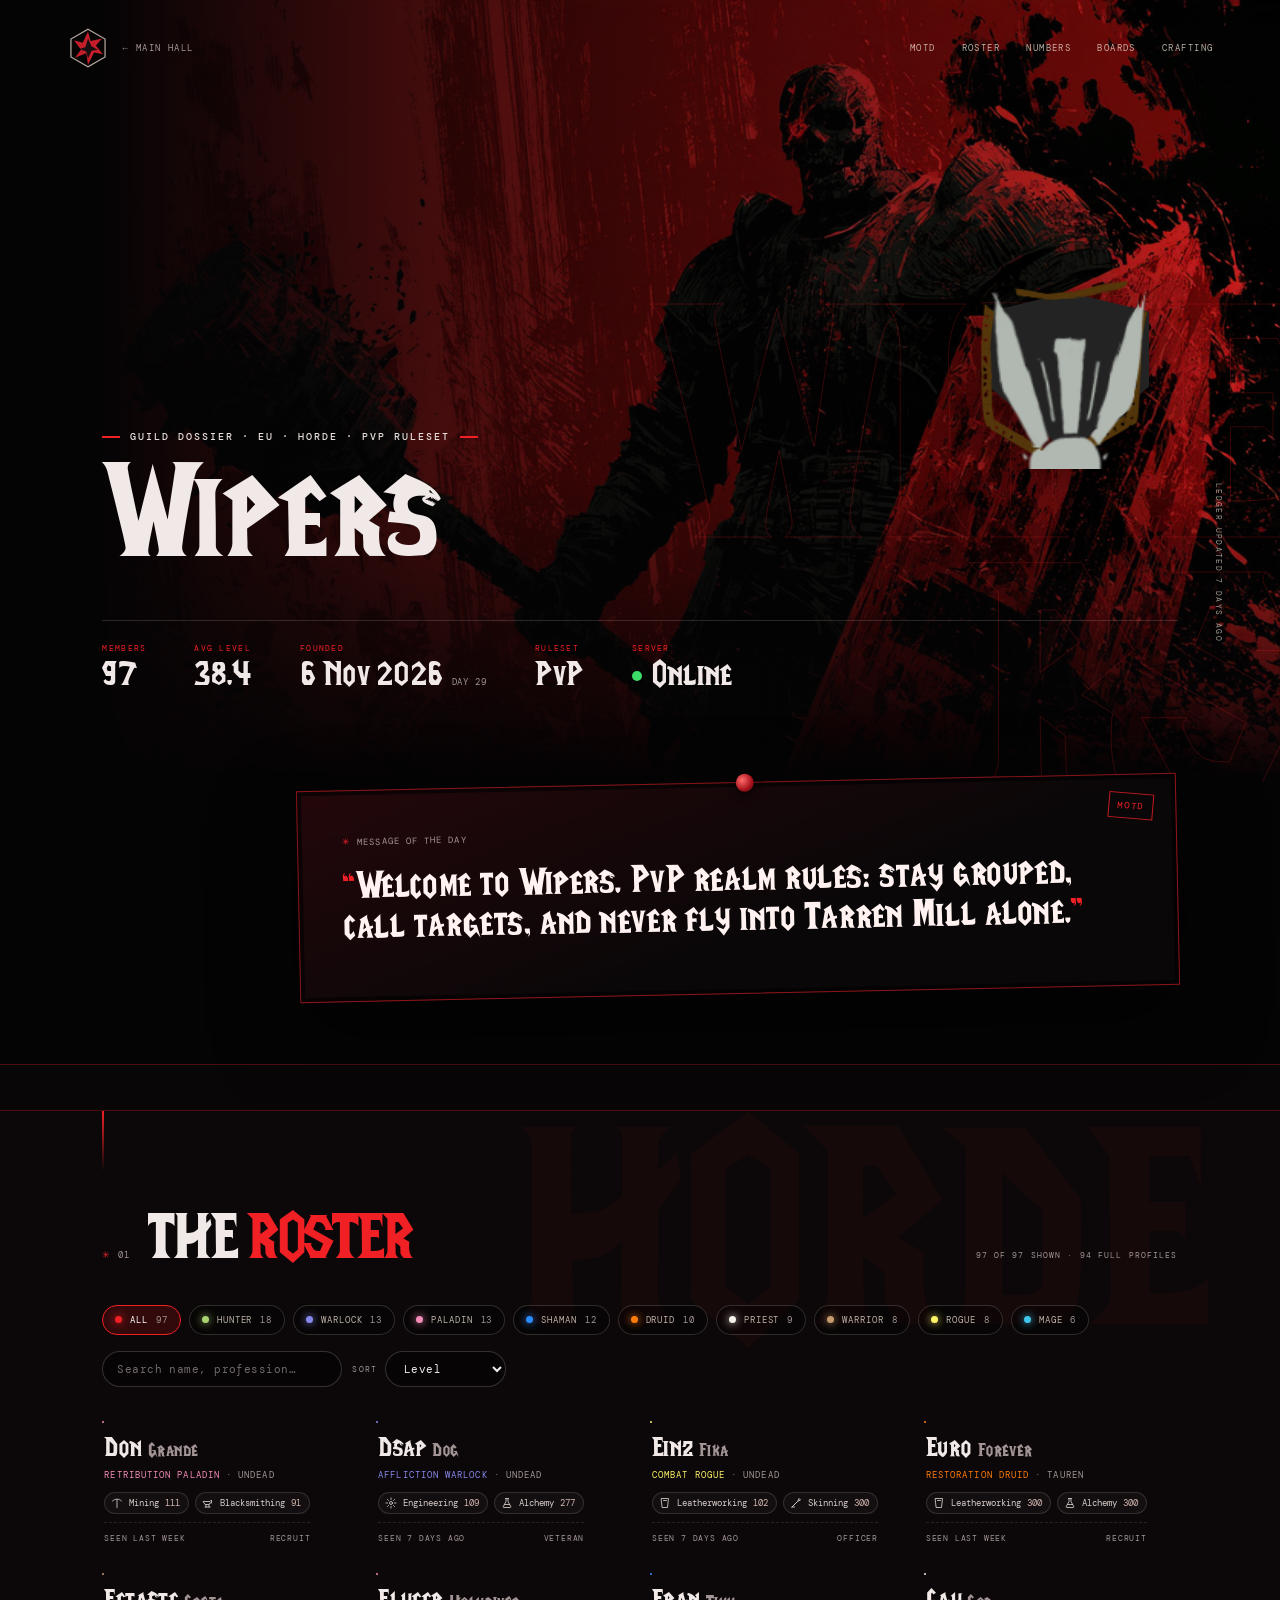
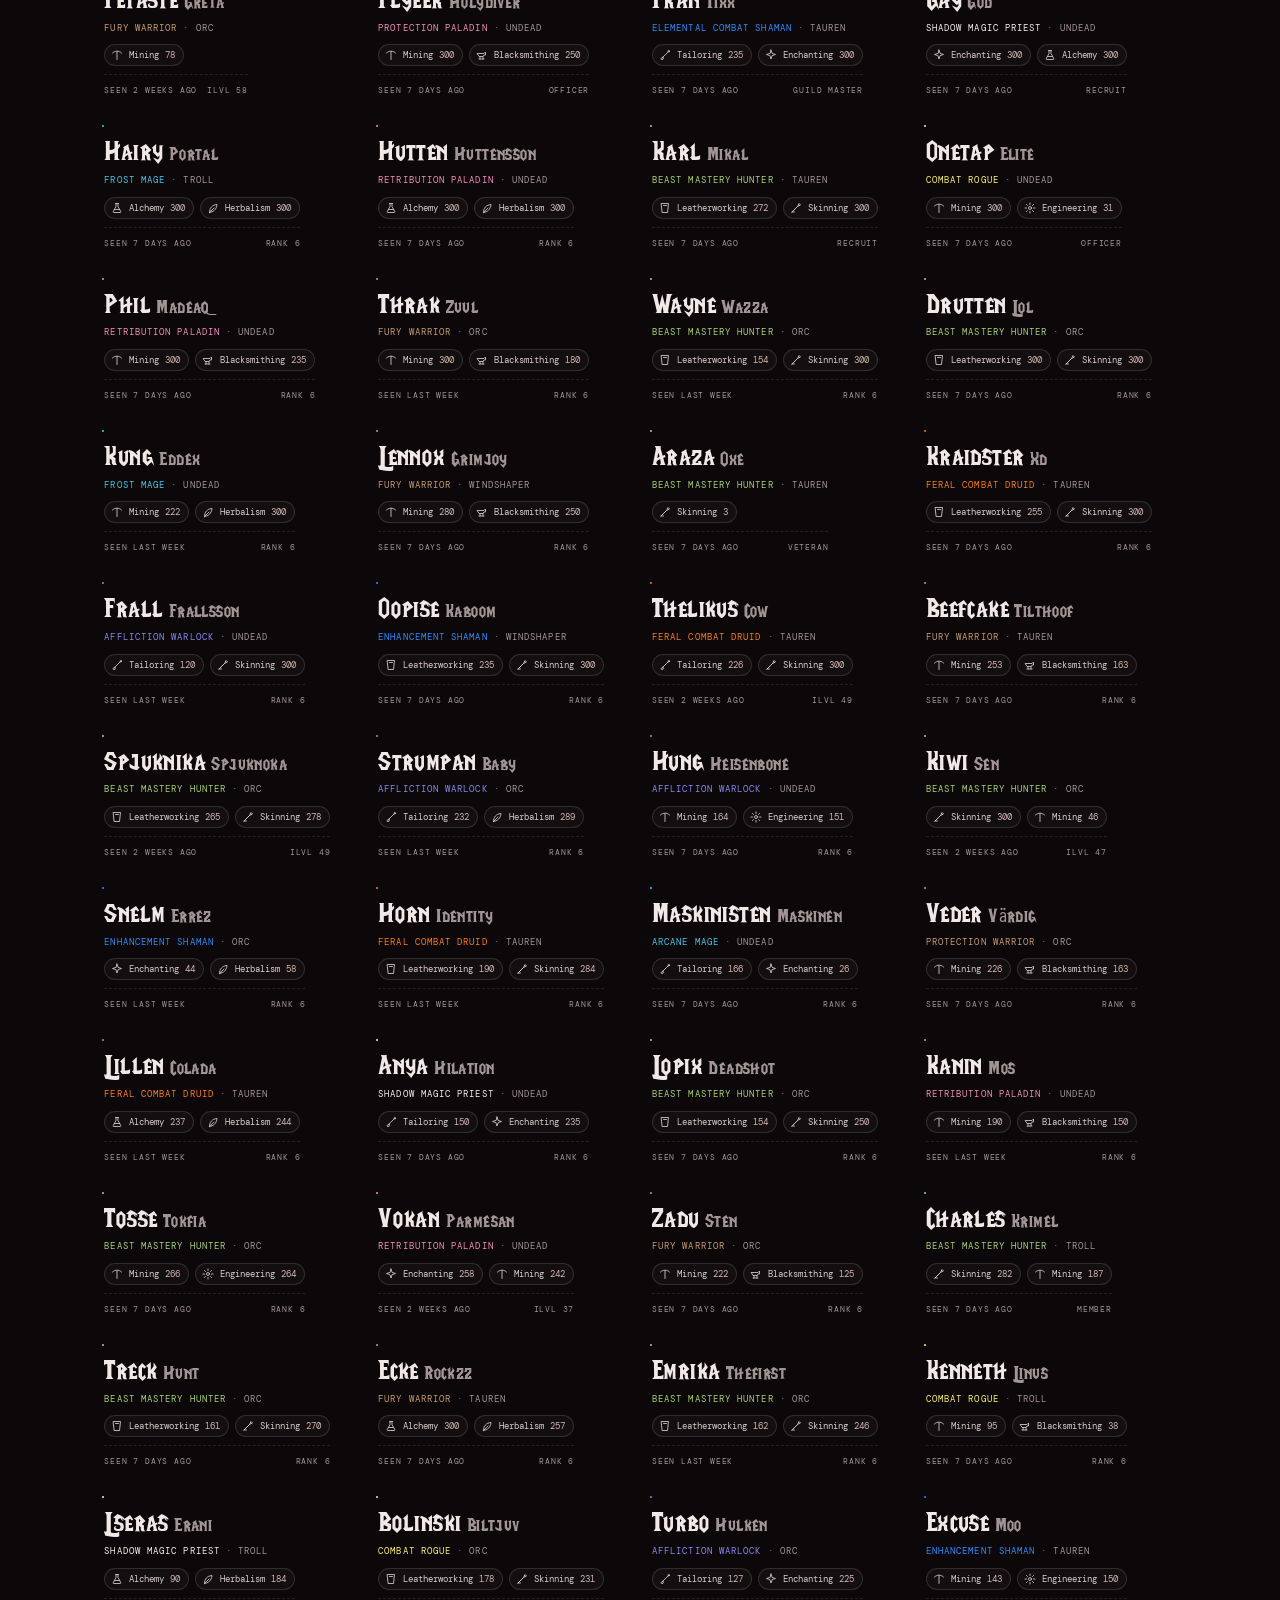
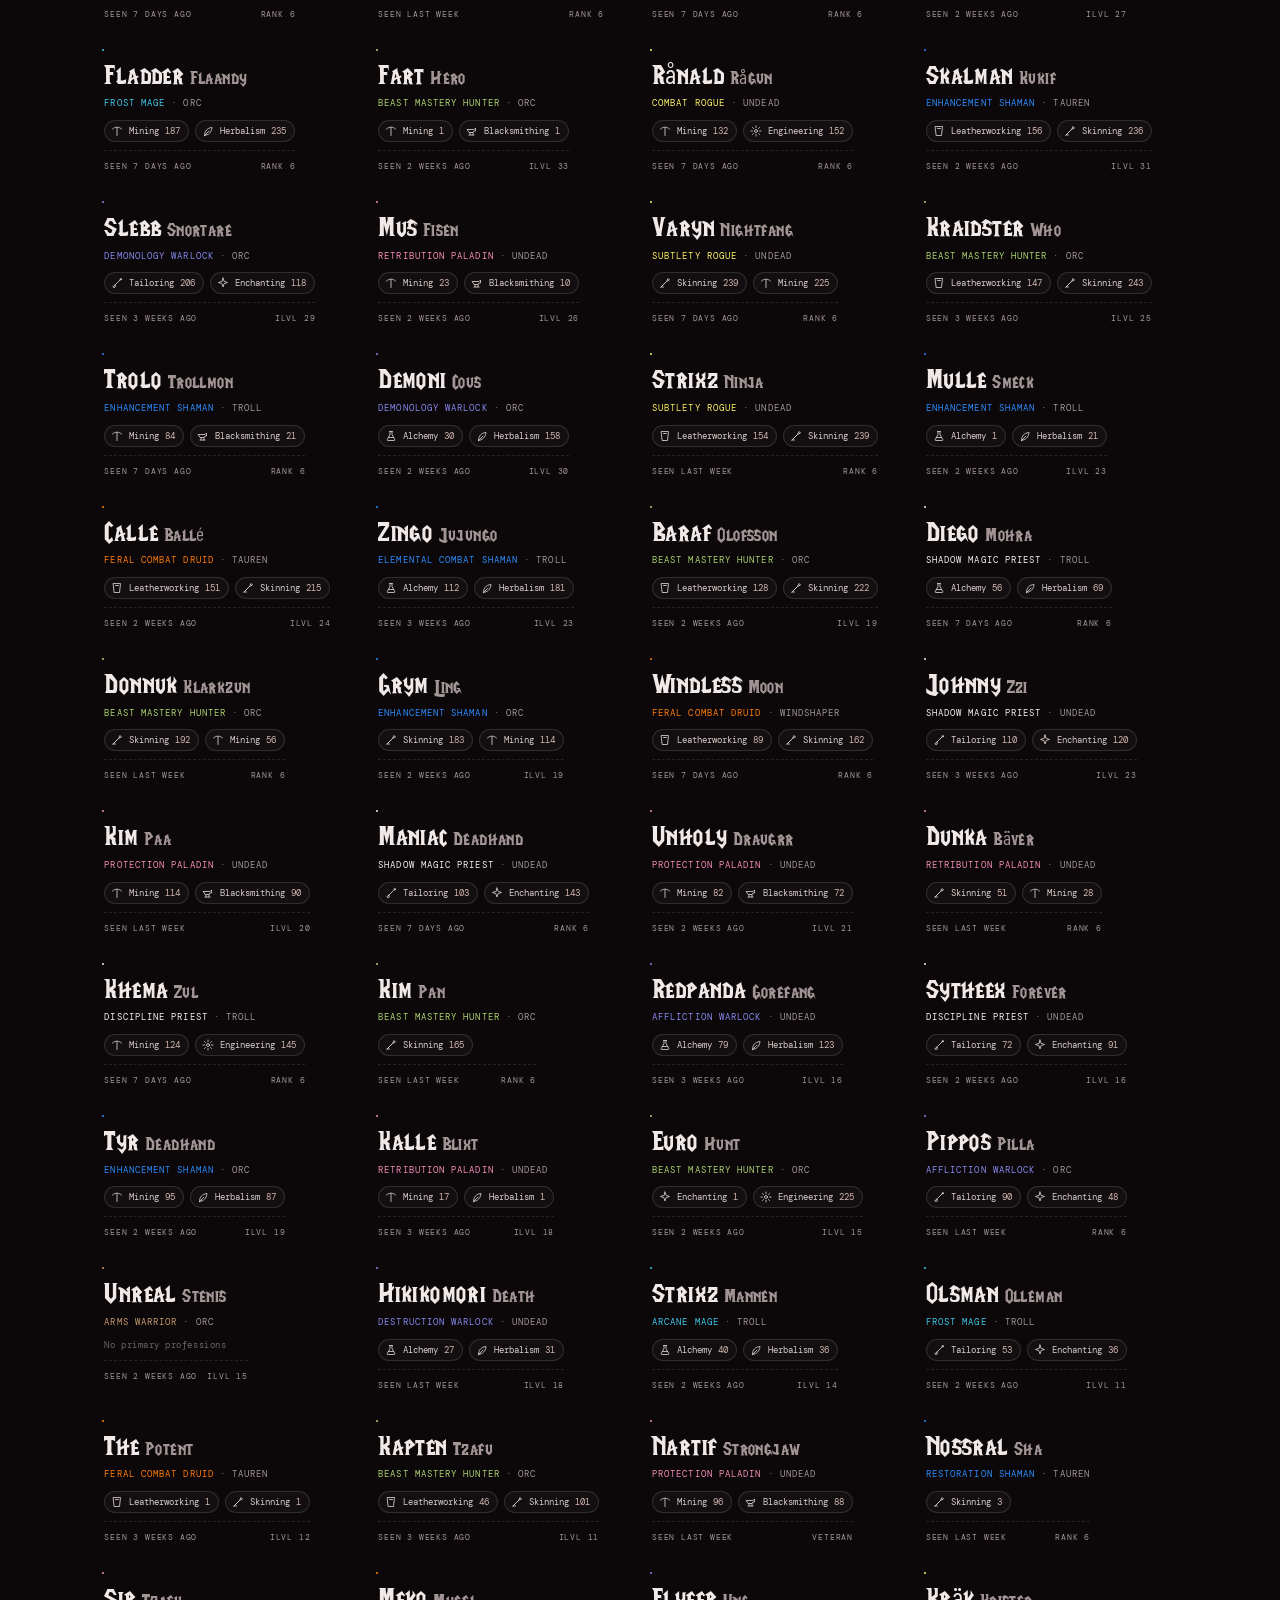
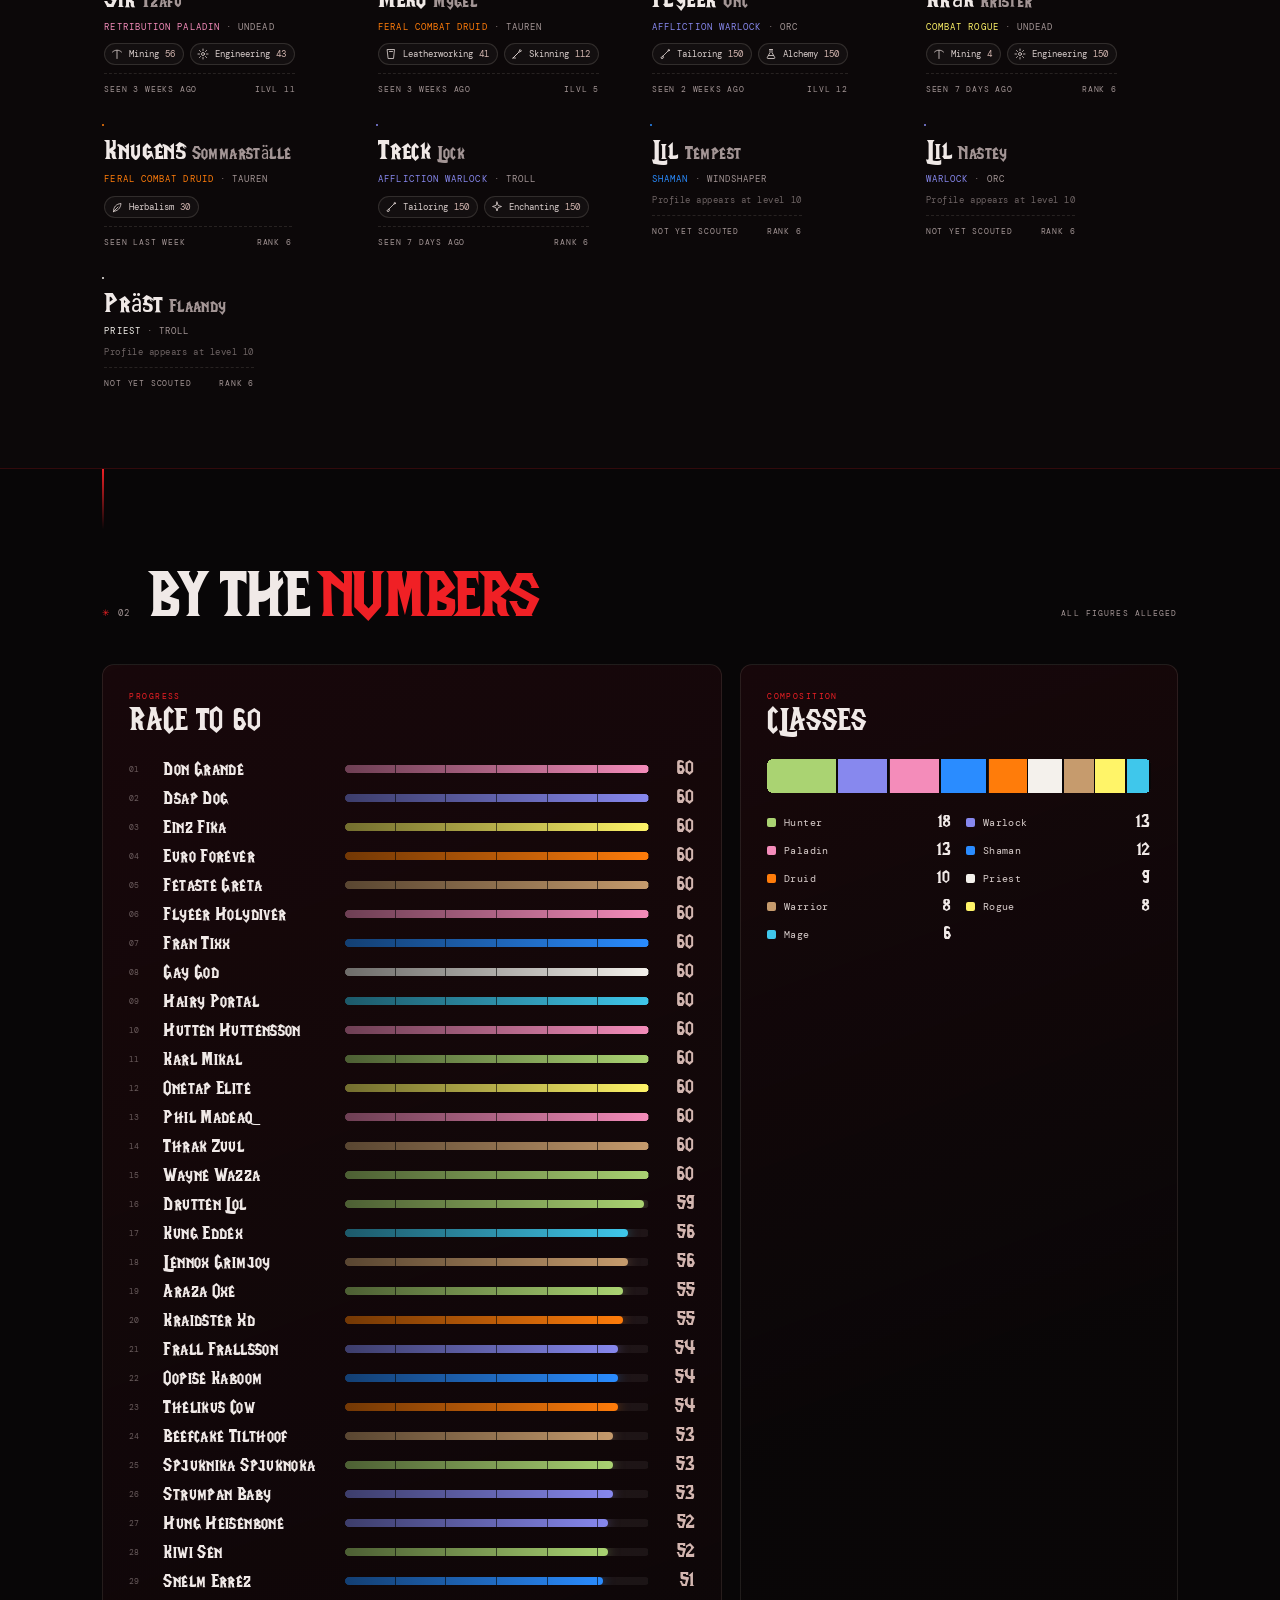
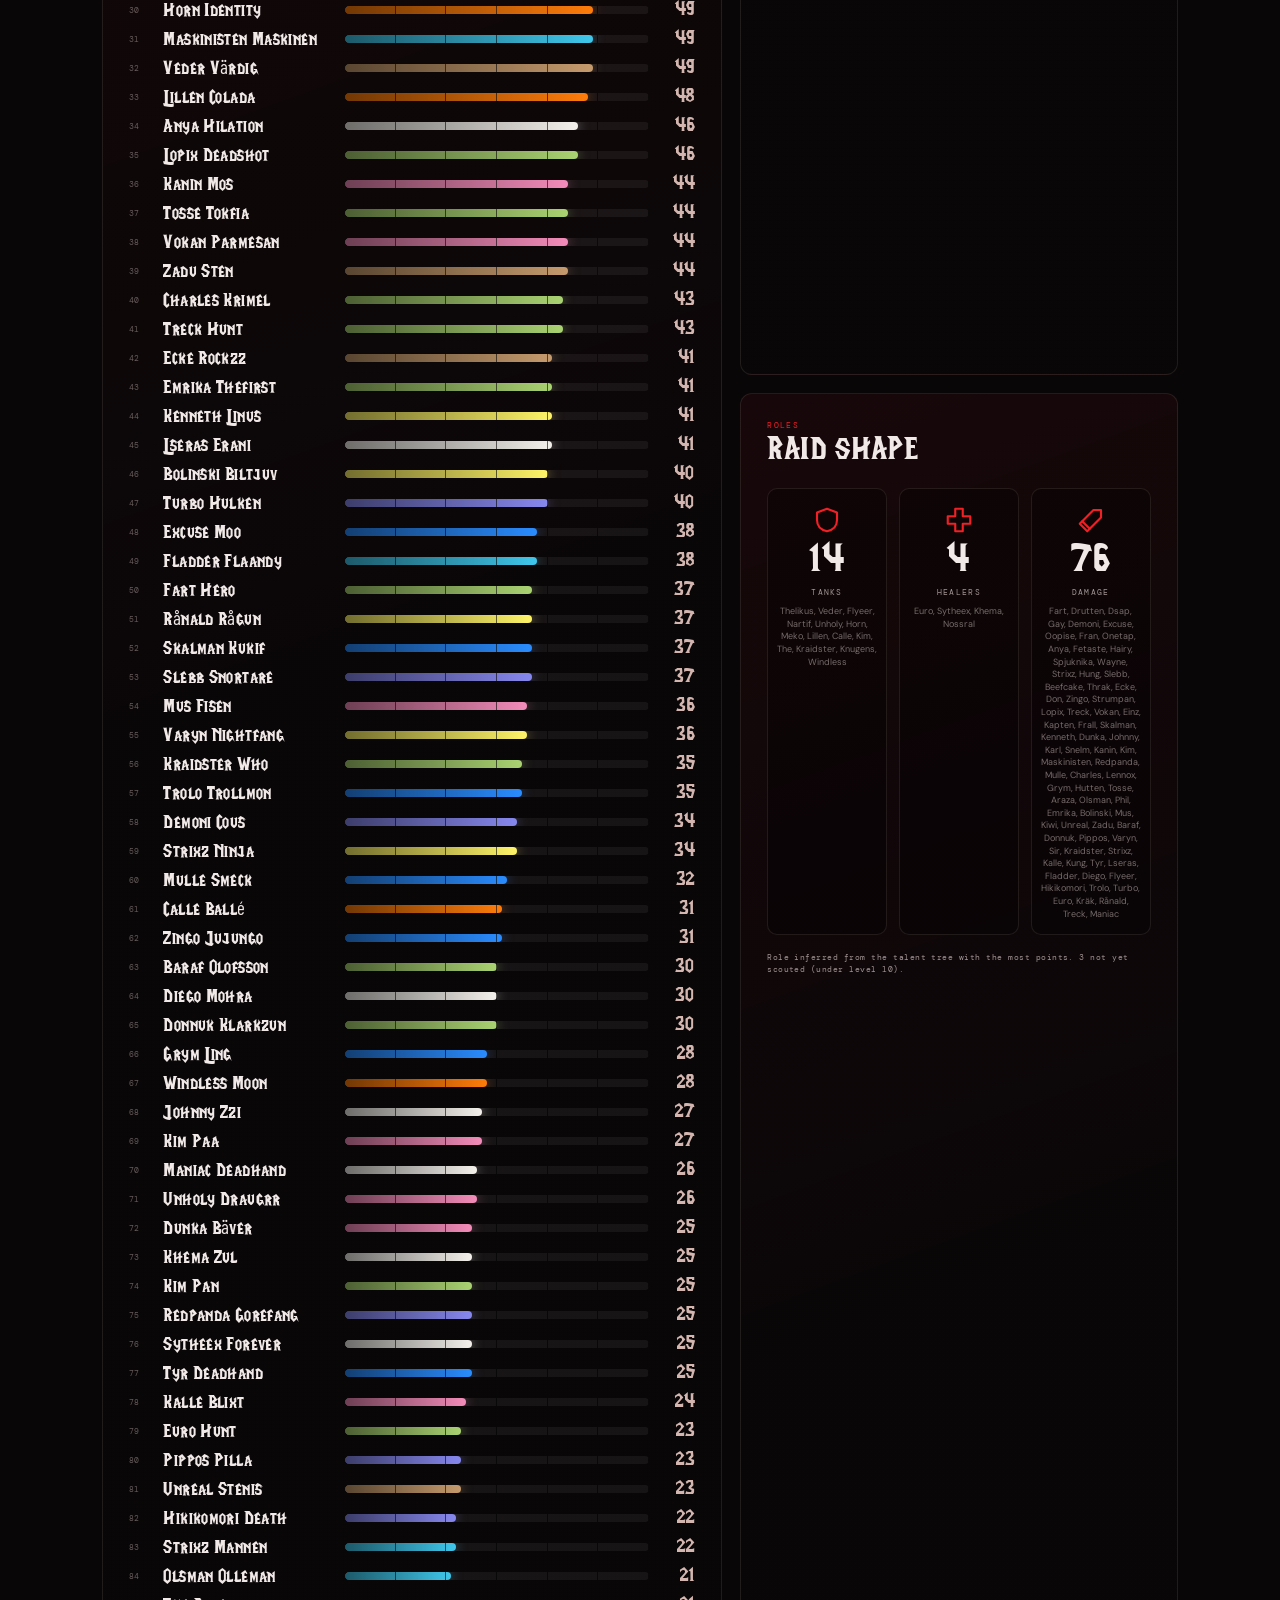
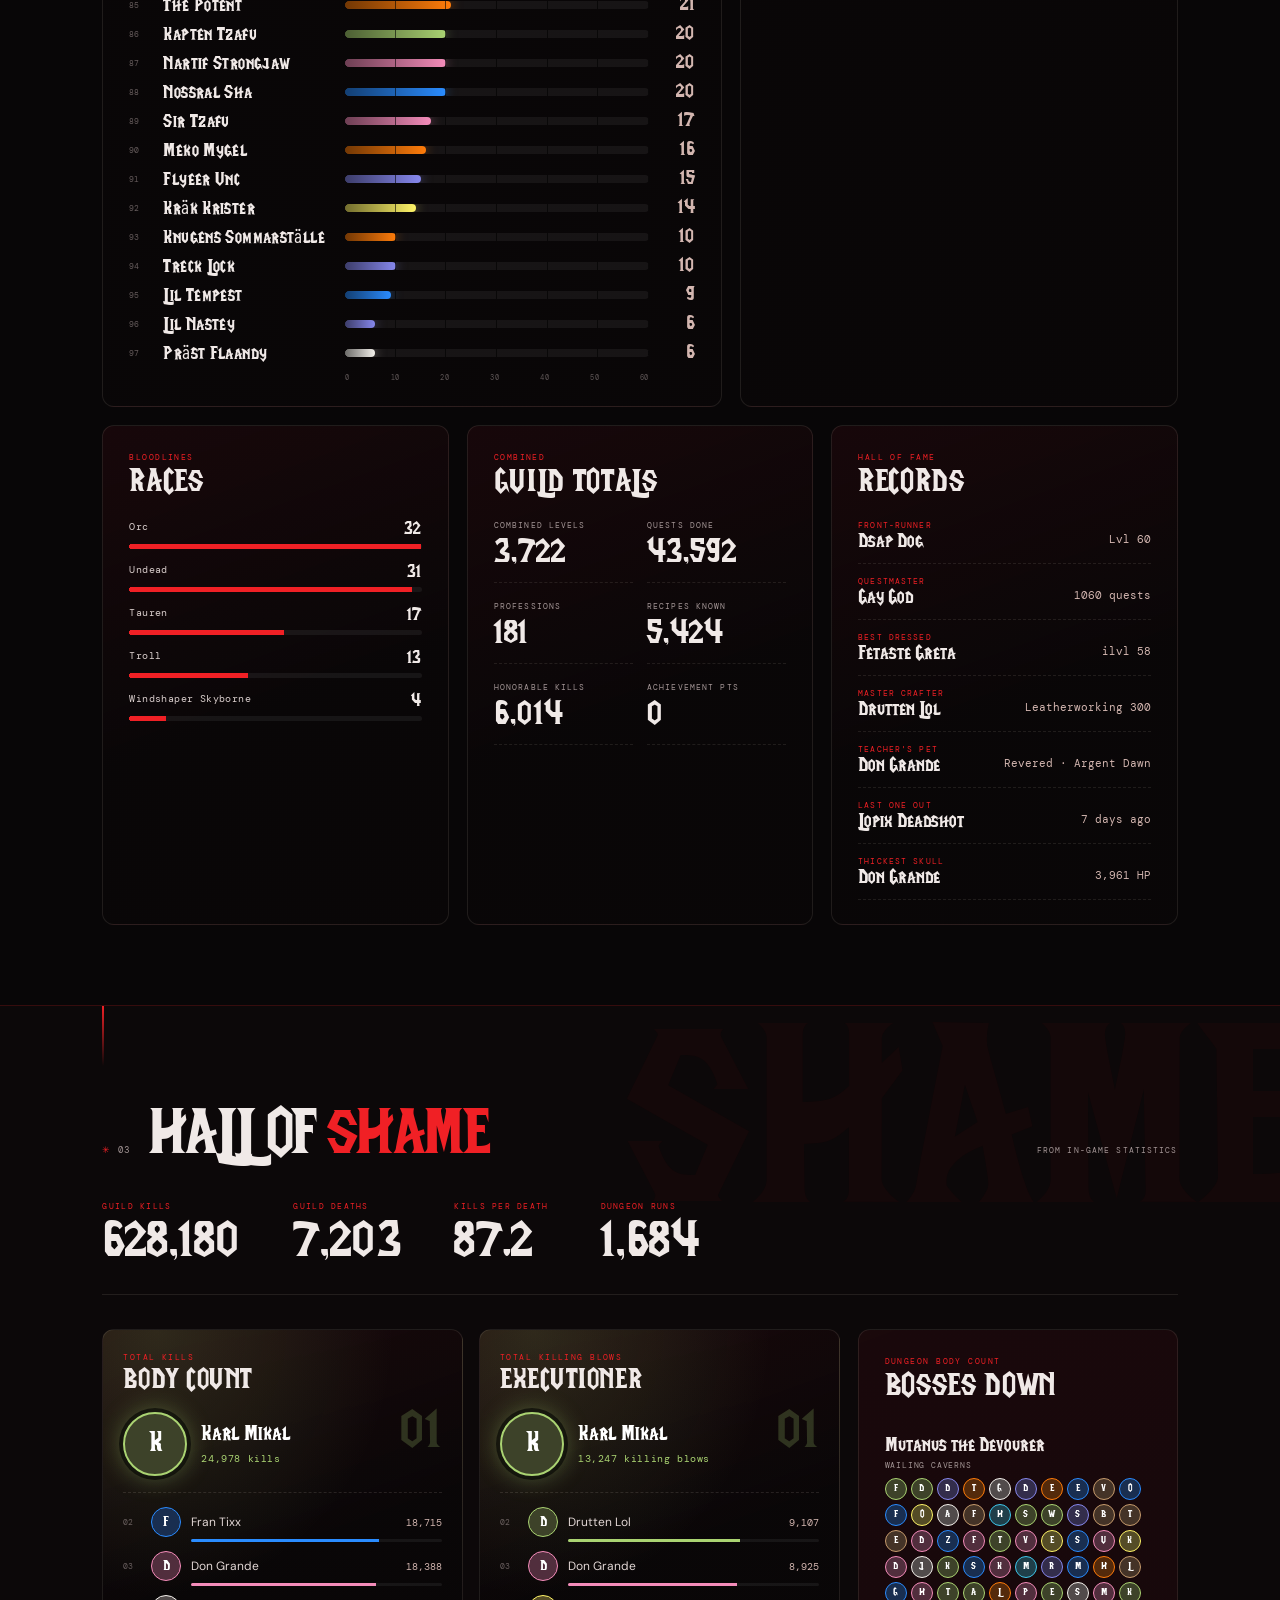
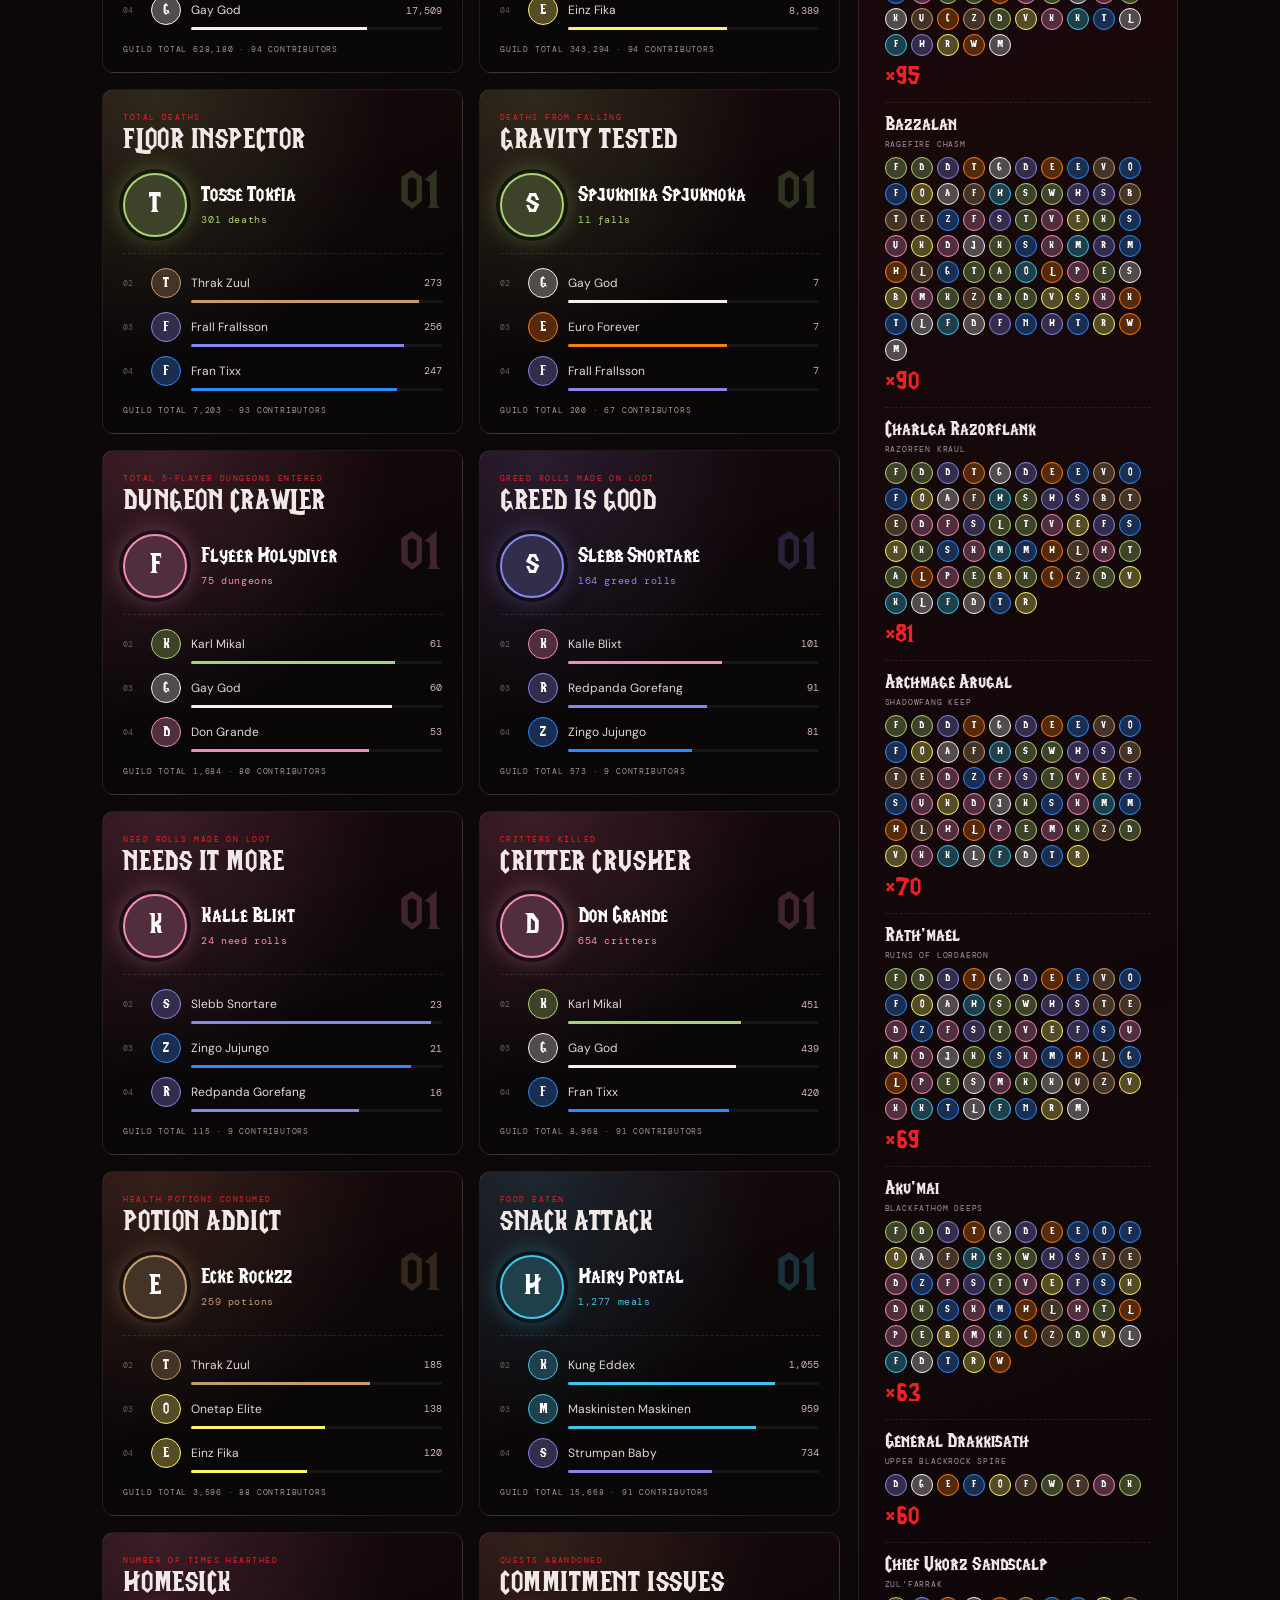
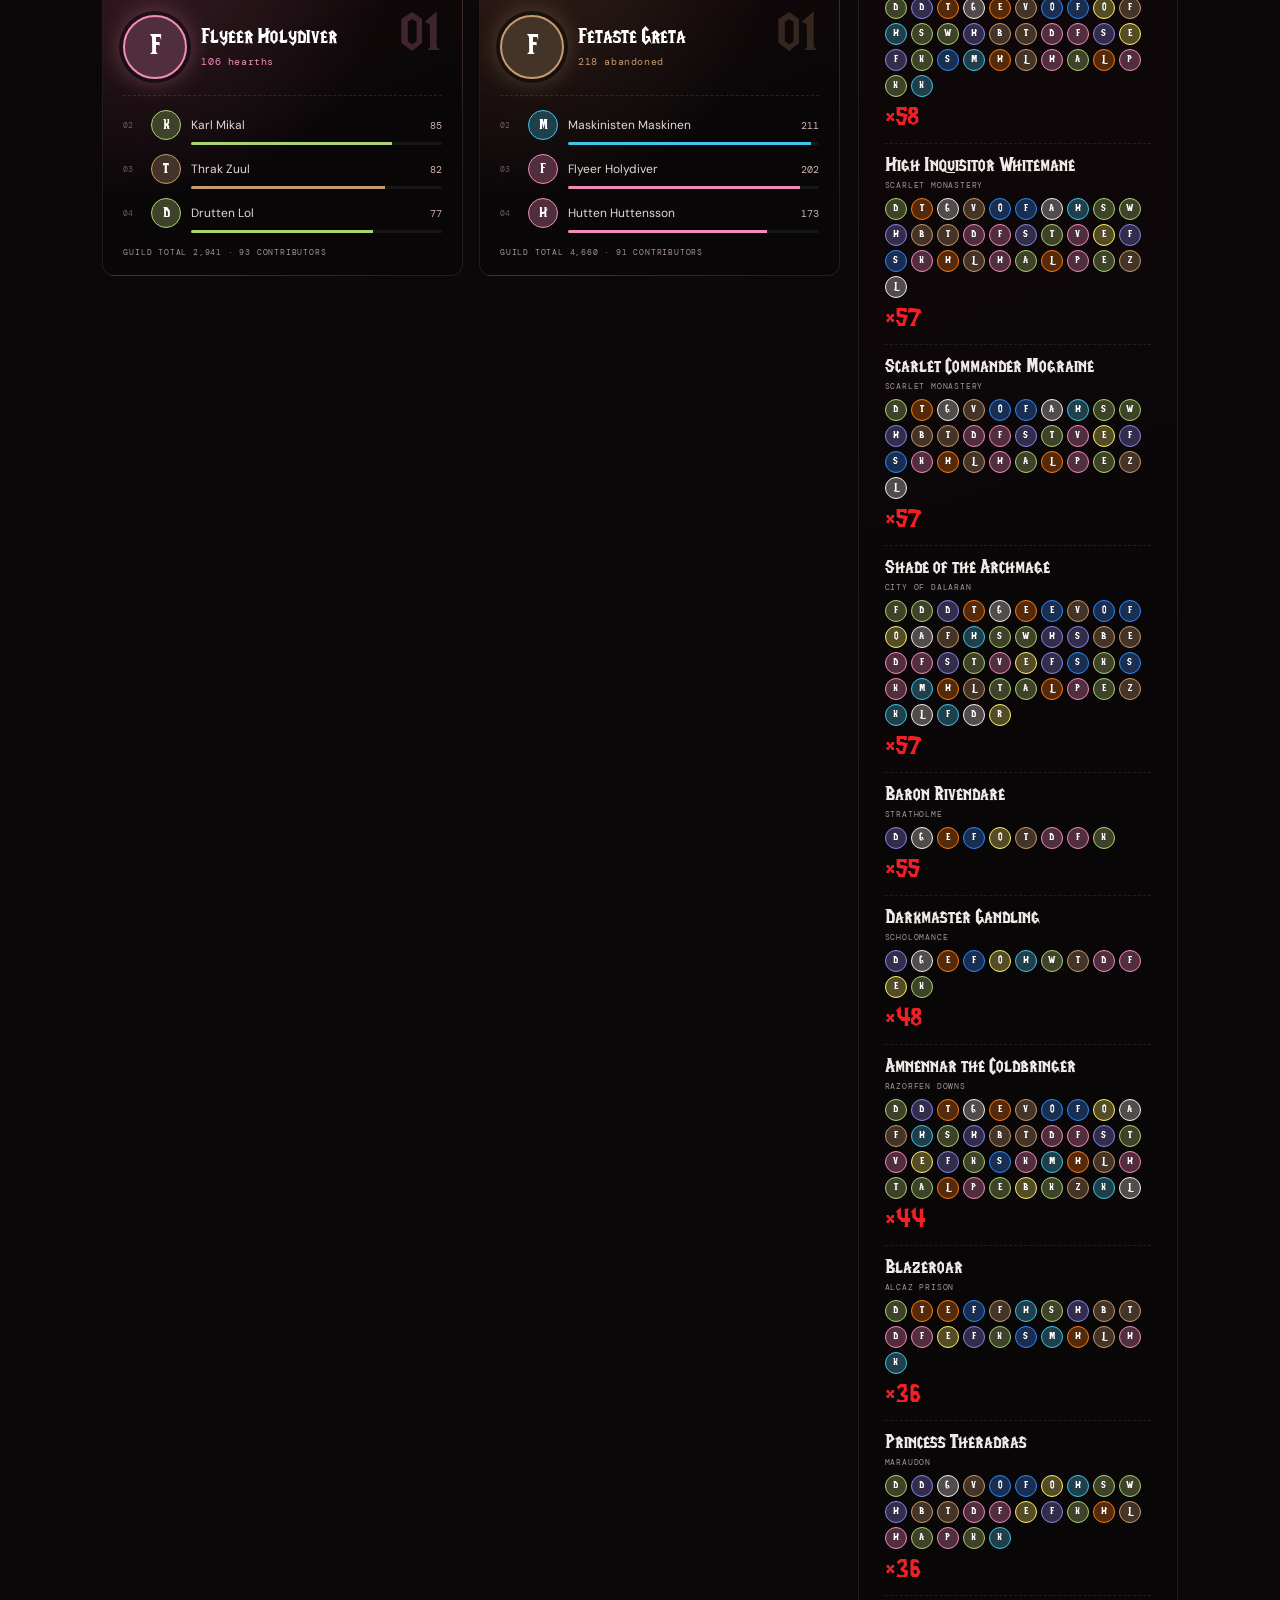
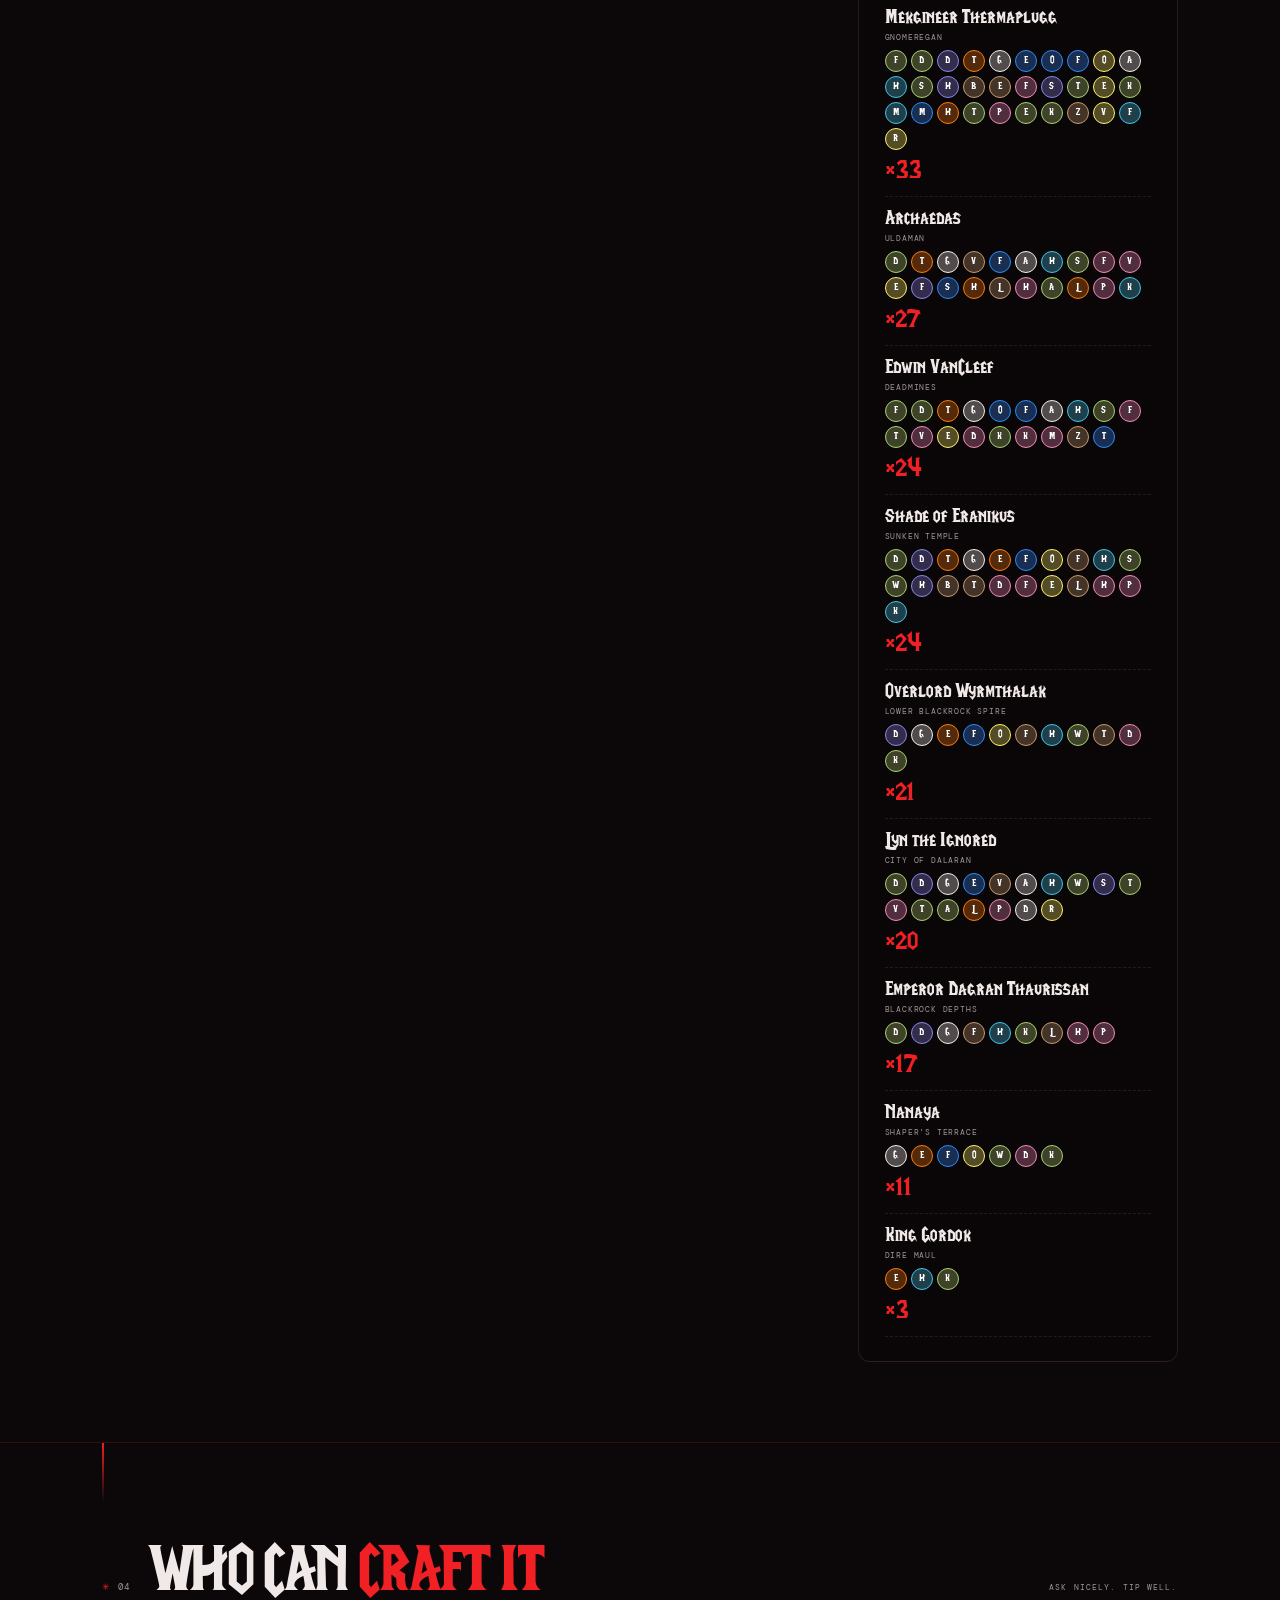
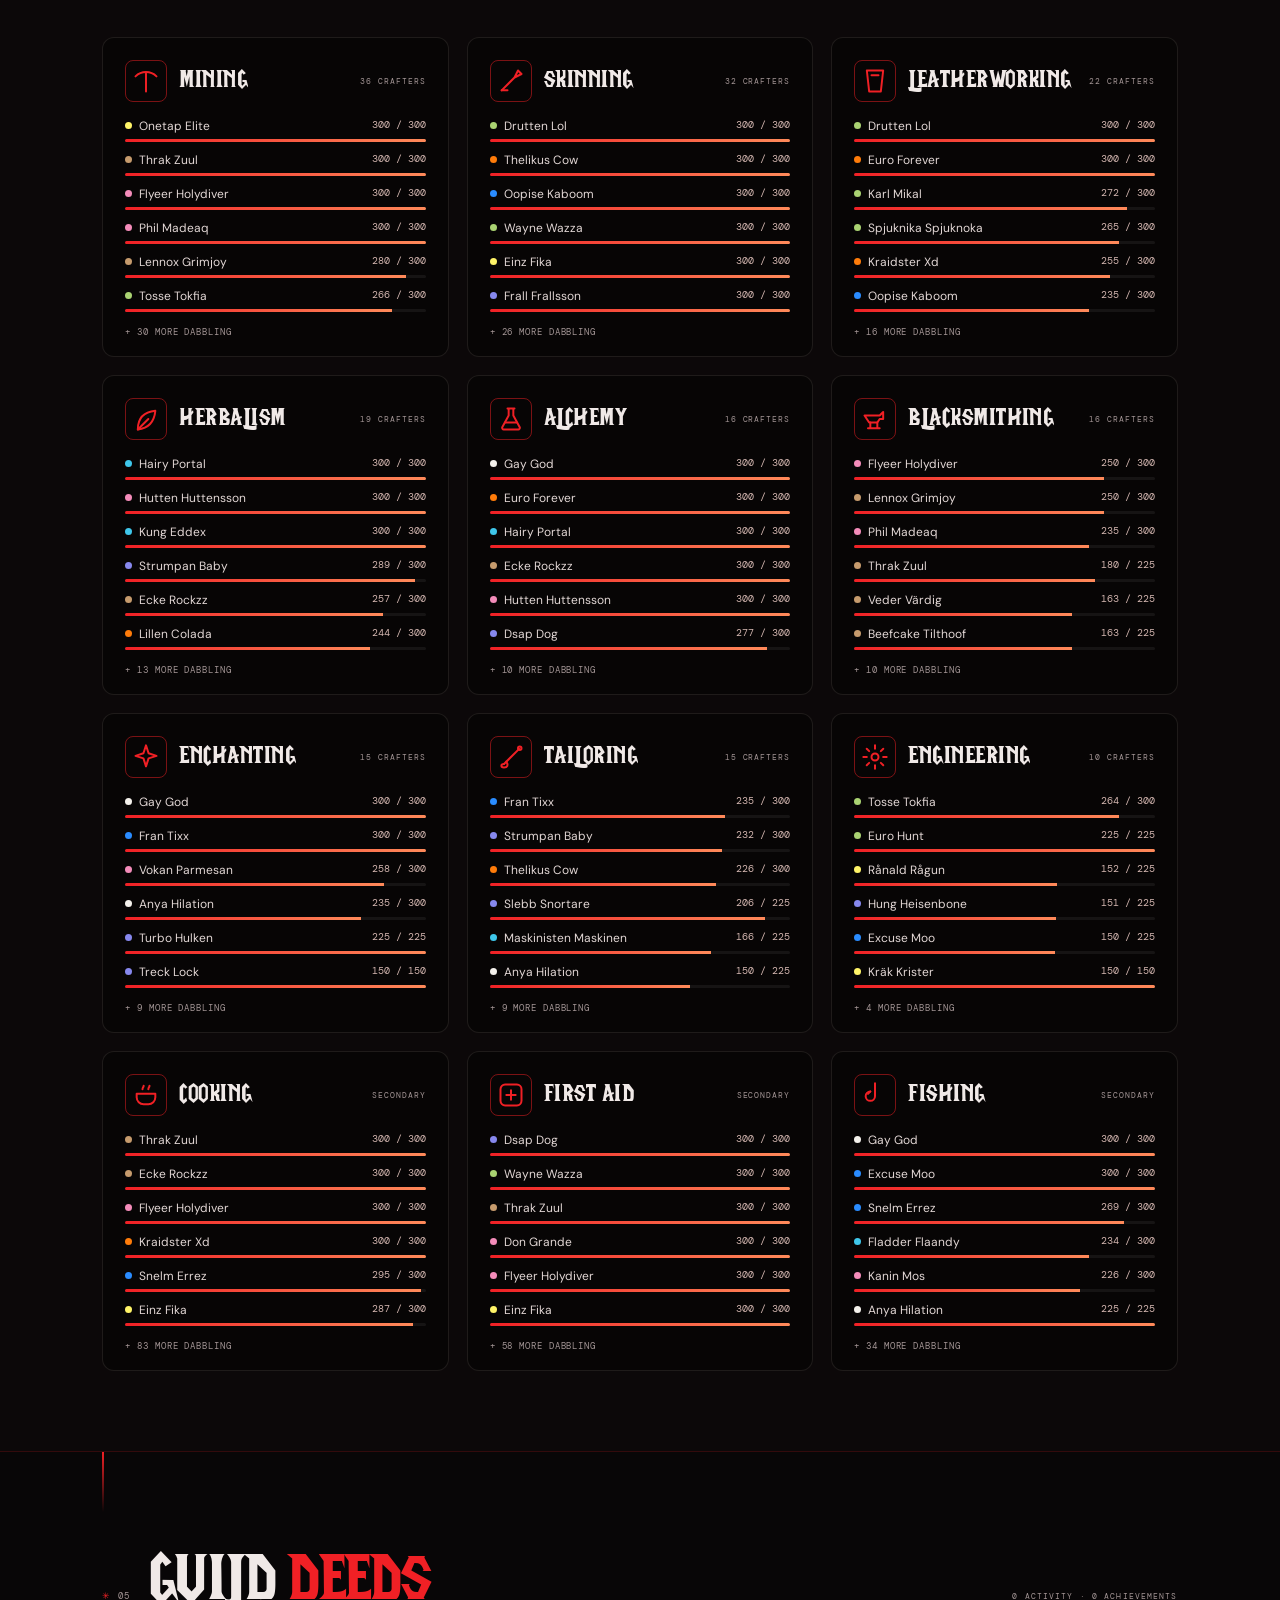
<file: guild2.html>
<!doctype html>
<html lang="en">
  <head>
    <meta charset="utf-8">
    <meta name="viewport" content="width=device-width, initial-scale=1">
    <meta name="theme-color" content="#100f10">
    <meta name="description" content="Wipers - Horde PvP guild on WoW Forever EU. Roster, professions and guild statistics.">
    <title>Wipers - Guild</title>
    <link rel="icon" type="image/svg+xml" href="assets/sigil.svg">
    <link rel="stylesheet" href="styles.css?v=13">
    <link rel="stylesheet" href="guild.css?v=6">
    <script src="guild.js?v=6" defer></script>
  </head>
  <body class="guild-page" data-guild-data="guild2.json" data-guild-notes="guild2-notes.json" data-portraits="">
    <a class="skip-link" href="#roster">Skip to roster</a>

    <header class="g-hero" id="top">
      <img class="g-hero__art" src="undead-art.jpg" alt="">
      <div class="g-hero__wash"></div>
      <span class="g-hero__ghost" aria-hidden="true">WIPE<br>RS</span>
      <nav class="masthead" aria-label="Site">
        <a class="masthead__sigil g-back" href="index.html" aria-label="Back to Sticky Fingers home"><img src="assets/sigil.svg" alt=""><span>← MAIN HALL</span></a>
        <div class="g-nav">
          <a href="#motd">MOTD</a>
          <a href="#roster">ROSTER</a>
          <a href="#numbers">NUMBERS</a>
          <a href="#boards">BOARDS</a>
          <a href="#crafting">CRAFTING</a>
        </div>
      </nav>

      <div class="g-crest" id="guildCrest" role="img" aria-label="Guild crest" hidden></div>
      <div class="g-hero__title">
        <span class="cover__overline"><i></i> <span id="heroOverline">GUILD DOSSIER · EU · HORDE · PVP</span> <i></i></span>
        <h1 id="guildTitle">Wipers</h1>
        <dl class="g-hero__facts" id="heroFacts" aria-live="polite">
          <div><dt>Members</dt><dd>—</dd></div>
          <div><dt>Avg level</dt><dd>—</dd></div>
          <div><dt>Founded</dt><dd>—</dd></div>
          <div><dt>Ruleset</dt><dd>—</dd></div>
        </dl>
      </div>
      <span class="cover__side-note" id="heroUpdated">READING THE LEDGER</span>
    </header>

    <main>
      <section class="g-motd" id="motd" aria-labelledby="motdTitle">
        <div class="g-motd__board">
          <span class="g-motd__pin" aria-hidden="true"></span>
          <span class="section-mark"><i>✳</i> MESSAGE OF THE DAY</span>
          <h2 class="visually-hidden" id="motdTitle">Message of the day</h2>
          <blockquote class="g-motd__text" id="motdText">…</blockquote>
          <p class="g-motd__by" id="motdBy"></p>
        </div>
        <div class="g-motd__ticker" aria-hidden="true"><span id="motdTicker"></span></div>
      </section>

      <section class="g-section g-roster" id="roster" aria-labelledby="rosterTitle">
        <div class="g-heading">
          <span class="section-mark"><i>✳</i> 01</span>
          <h2 id="rosterTitle">The <em>roster</em></h2>
          <span class="g-heading__note" id="rosterNote">LOADING</span>
        </div>

        <div class="g-toolbar" role="group" aria-label="Filter and sort the roster">
          <div class="g-chips" id="classChips"></div>
          <div class="g-toolbar__right">
            <label class="g-search">
              <span class="visually-hidden">Search characters</span>
              <input id="rosterSearch" type="search" placeholder="Search name, profession…" autocomplete="off">
            </label>
            <label class="g-select">
              <span>SORT</span>
              <select id="rosterSort">
                <option value="level">Level</option>
                <option value="rank">Rank</option>
                <option value="name">Name</option>
                <option value="seen">Last seen</option>
                <option value="ilvl">Item level</option>
              </select>
            </label>
          </div>
        </div>

        <div class="g-grid" id="rosterGrid" aria-live="polite"></div>
        <p class="events-status" id="rosterStatus" role="status">Loading the roster…</p>
      </section>

      <section class="g-section g-numbers" id="numbers" aria-labelledby="numbersTitle">
        <div class="g-heading">
          <span class="section-mark"><i>✳</i> 02</span>
          <h2 id="numbersTitle">By the <em>numbers</em></h2>
          <span class="g-heading__note">ALL FIGURES ALLEGED</span>
        </div>

        <div class="g-bento">
          <article class="g-panel g-panel--race" aria-labelledby="raceTitle">
            <header><span class="g-panel__kicker">PROGRESS</span><h3 id="raceTitle">Race to 60</h3></header>
            <ol class="g-ladder" id="levelLadder"></ol>
          </article>

          <article class="g-panel g-panel--classes" aria-labelledby="classesTitle">
            <header><span class="g-panel__kicker">COMPOSITION</span><h3 id="classesTitle">Classes</h3></header>
            <div class="g-stack" id="classStack" role="img"></div>
            <ul class="g-legend" id="classLegend"></ul>
          </article>

          <article class="g-panel g-panel--roles" aria-labelledby="rolesTitle">
            <header><span class="g-panel__kicker">ROLES</span><h3 id="rolesTitle">Raid shape</h3></header>
            <div class="g-roles" id="roleSplit"></div>
            <p class="g-panel__foot">Role inferred from the talent tree with the most points.</p>
          </article>

          <article class="g-panel g-panel--races" aria-labelledby="racesTitle">
            <header><span class="g-panel__kicker">BLOODLINES</span><h3 id="racesTitle">Races</h3></header>
            <ul class="g-bars" id="raceBars"></ul>
          </article>

          <article class="g-panel g-panel--totals" aria-labelledby="totalsTitle">
            <header><span class="g-panel__kicker">COMBINED</span><h3 id="totalsTitle">Guild totals</h3></header>
            <dl class="g-totals" id="guildTotals"></dl>
          </article>

          <article class="g-panel g-panel--records" aria-labelledby="recordsTitle">
            <header><span class="g-panel__kicker">HALL OF FAME</span><h3 id="recordsTitle">Records</h3></header>
            <ul class="g-records" id="guildRecords"></ul>
          </article>
        </div>
      </section>

      <section class="g-section g-boards" id="boards" aria-labelledby="boardsTitle">
        <div class="g-heading">
          <span class="section-mark"><i>✳</i> 03</span>
          <h2 id="boardsTitle">Hall of <em>shame</em></h2>
          <span class="g-heading__note">FROM IN-GAME STATISTICS</span>
        </div>
        <dl class="g-boards__headline" id="boardsHeadline"></dl>
        <div class="g-boards__layout">
          <div class="g-board-grid" id="boardGrid"></div>
          <aside class="g-panel g-bosses" aria-labelledby="bossTitle">
            <header><span class="g-panel__kicker">DUNGEON BODY COUNT</span><h3 id="bossTitle">Bosses down</h3></header>
            <ul class="g-boss" id="bossList"></ul>
          </aside>
        </div>
      </section>

      <section class="g-section g-crafting" id="crafting" aria-labelledby="craftingTitle">
        <div class="g-heading">
          <span class="section-mark"><i>✳</i> 04</span>
          <h2 id="craftingTitle">Who can <em>craft it</em></h2>
          <span class="g-heading__note">ASK NICELY. TIP WELL.</span>
        </div>
        <div class="g-crafts" id="craftGrid"></div>
      </section>

      <section class="g-section g-deeds" id="deeds" aria-labelledby="deedsTitle">
        <div class="g-heading">
          <span class="section-mark"><i>✳</i> 05</span>
          <h2 id="deedsTitle">Guild <em>deeds</em></h2>
          <span class="g-heading__note" id="deedsNote">ACTIVITY · ACHIEVEMENTS</span>
        </div>
        <div class="g-deeds__body" id="deedsBody"></div>
      </section>

      <footer class="colophon">
        <img src="assets/sigil.svg" alt="" width="44" height="44">
        <p>Data via the Blizzard API<br><em>updated every 10 minutes.</em></p>
        <a href="#top" aria-label="Back to top">↑</a>
      </footer>
    </main>

    <dialog class="event-dialog g-dialog" id="charDialog" aria-labelledby="charName">
      <article class="event-dialog__panel g-dialog__panel">
        <header class="g-sheet__top">
          <div class="g-sheet__portrait-slot" id="charPortrait"></div>
          <div class="g-sheet__id">
            <span class="event-dialog__category" id="charRank"></span>
            <h2 id="charName"></h2>
            <p class="g-dialog__line" id="charLine"></p>
          </div>
          <p class="g-dialog__seen" id="charSeen"></p>
          <button class="event-dialog__close" id="closeChar" type="button" aria-label="Close character sheet">×</button>
        </header>
        <div class="g-sheet__body" id="charBody"></div>
        <nav class="g-tabs" id="charTabs" role="tablist" aria-label="Character sheet"></nav>
      </article>
    </dialog>
  </body>
</html>
</file>
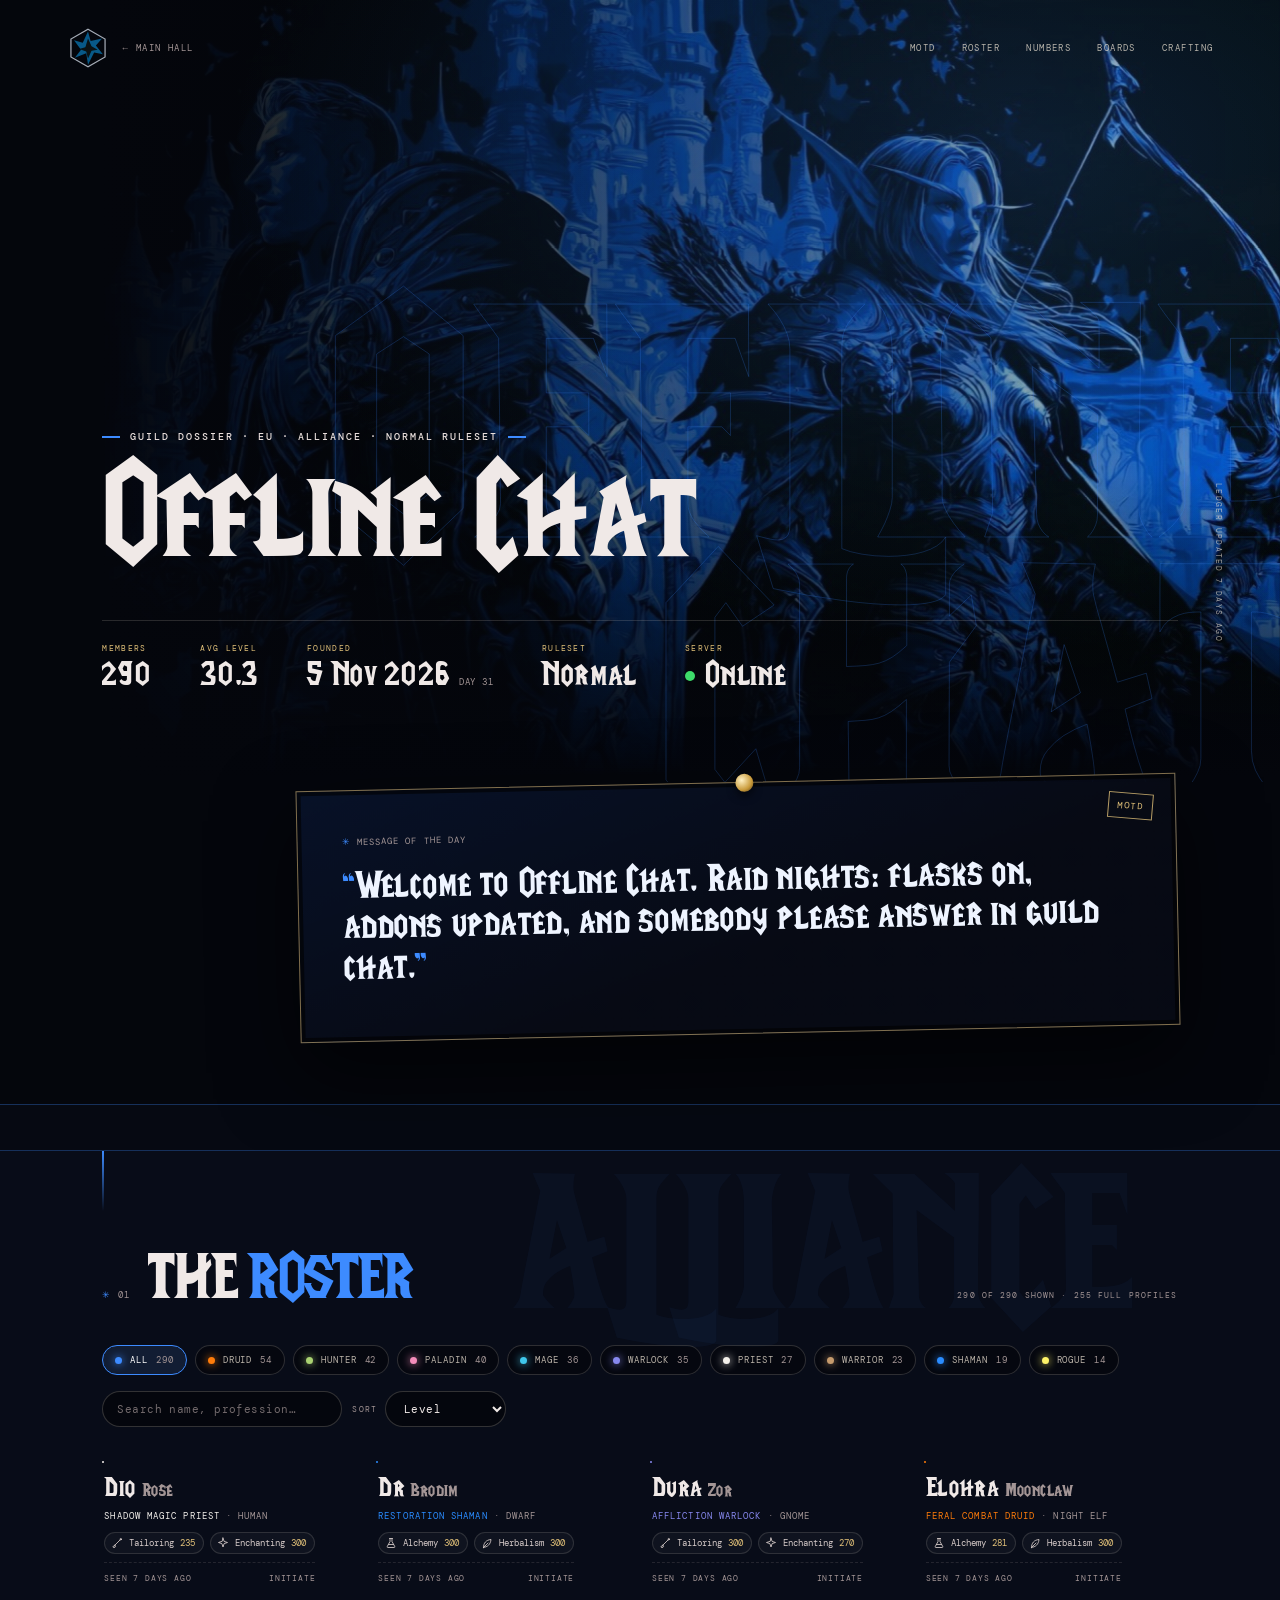
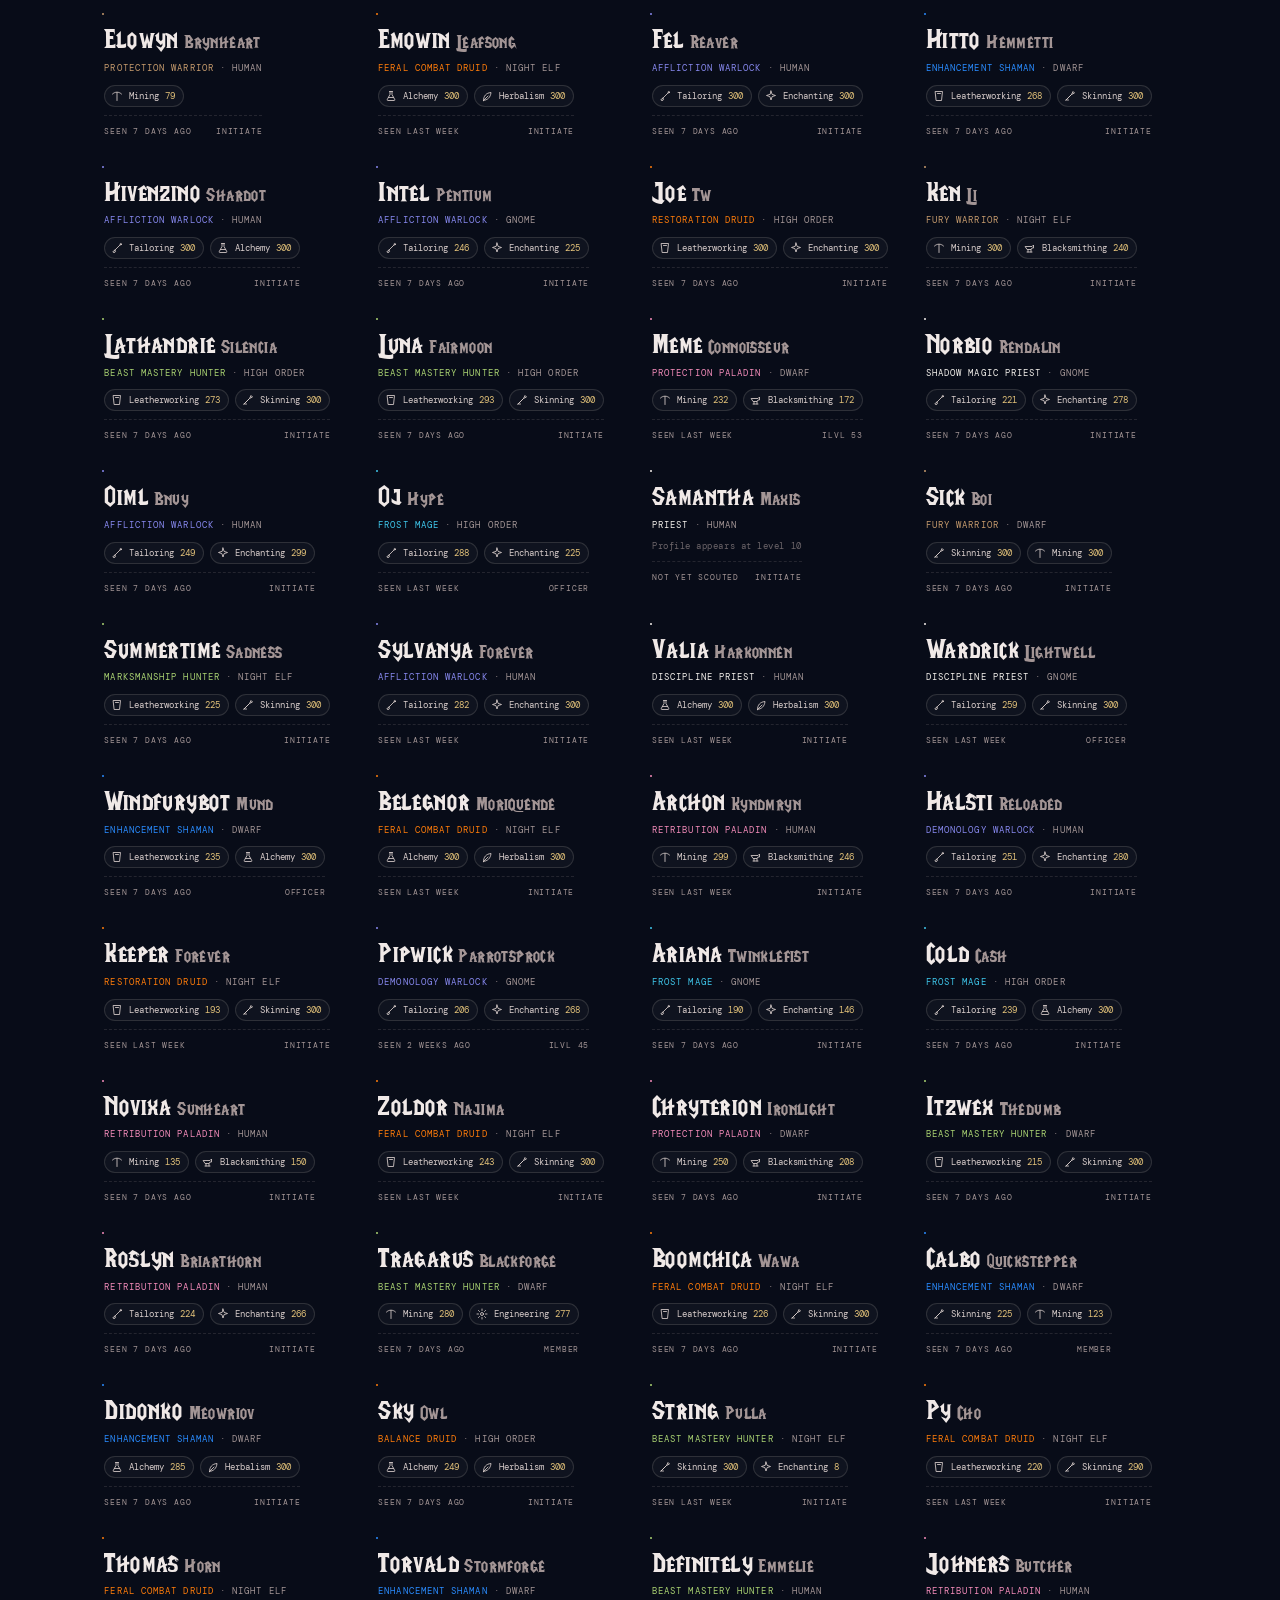
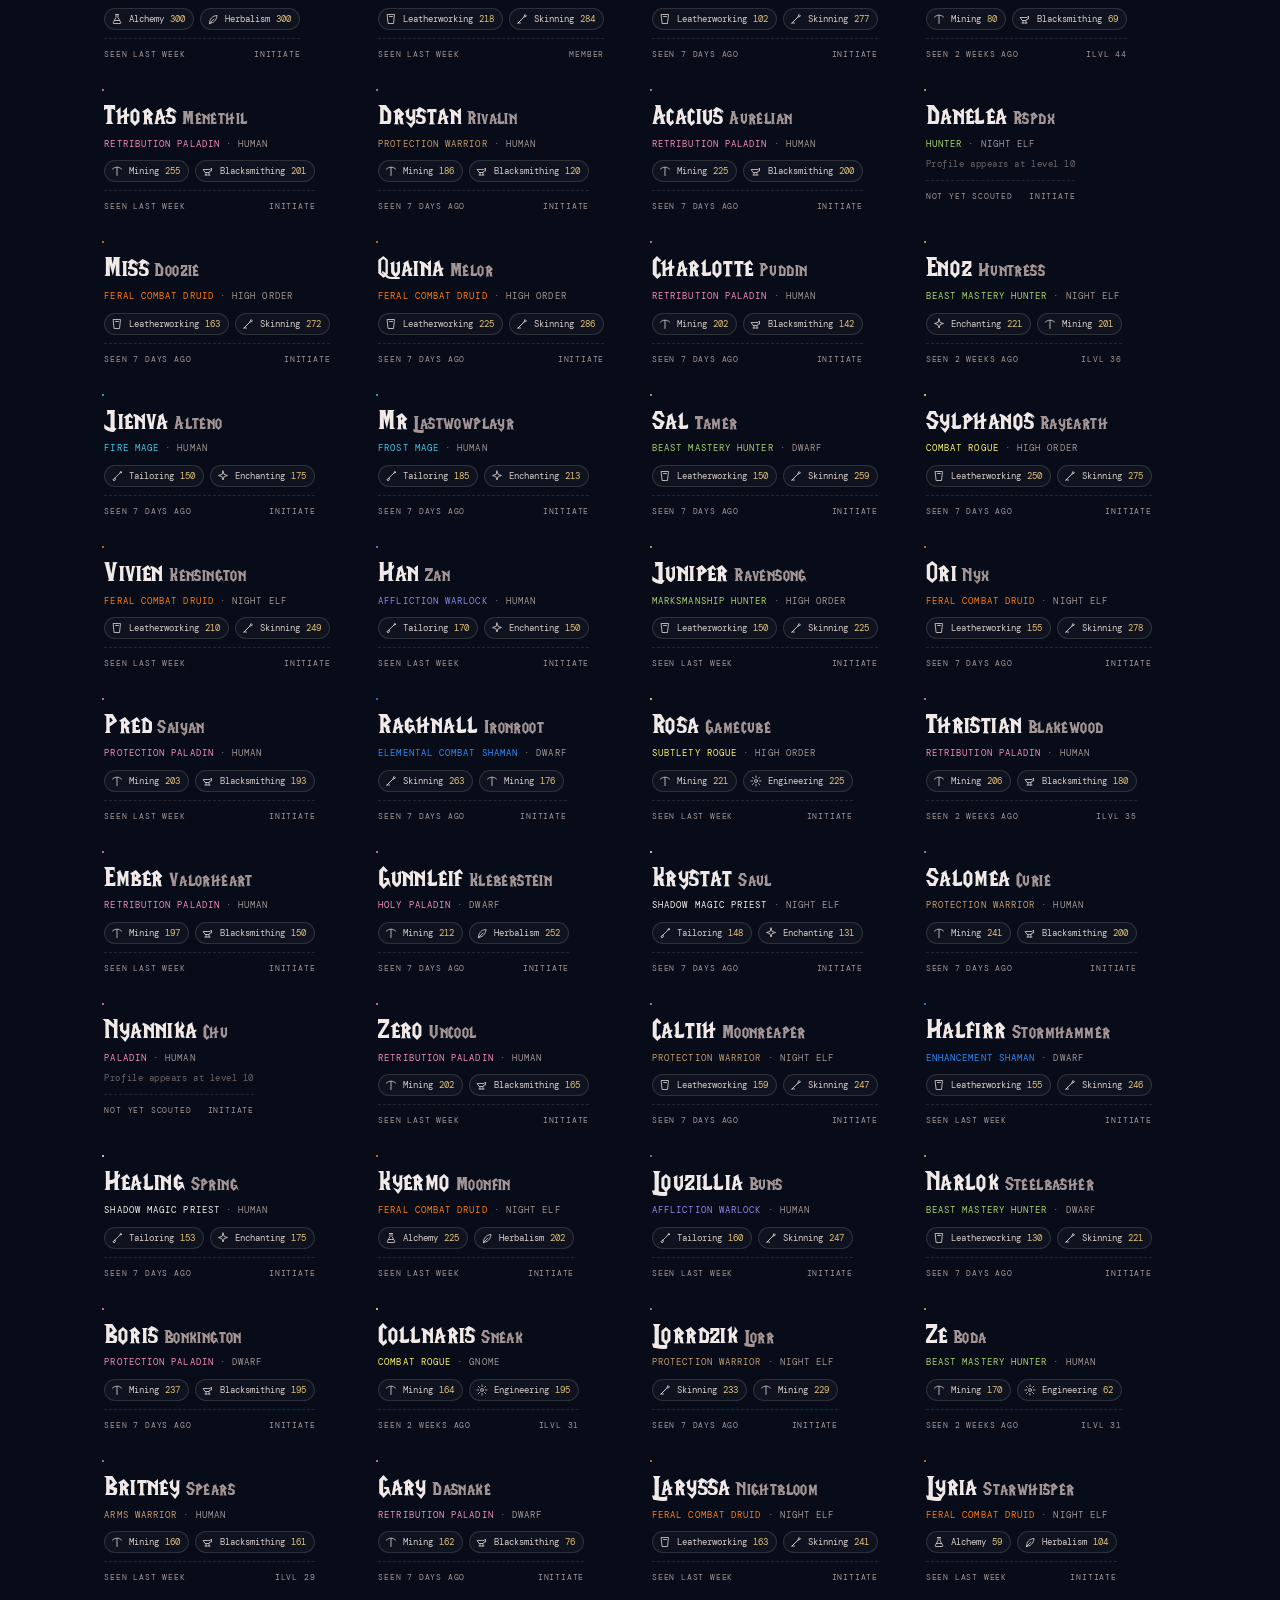
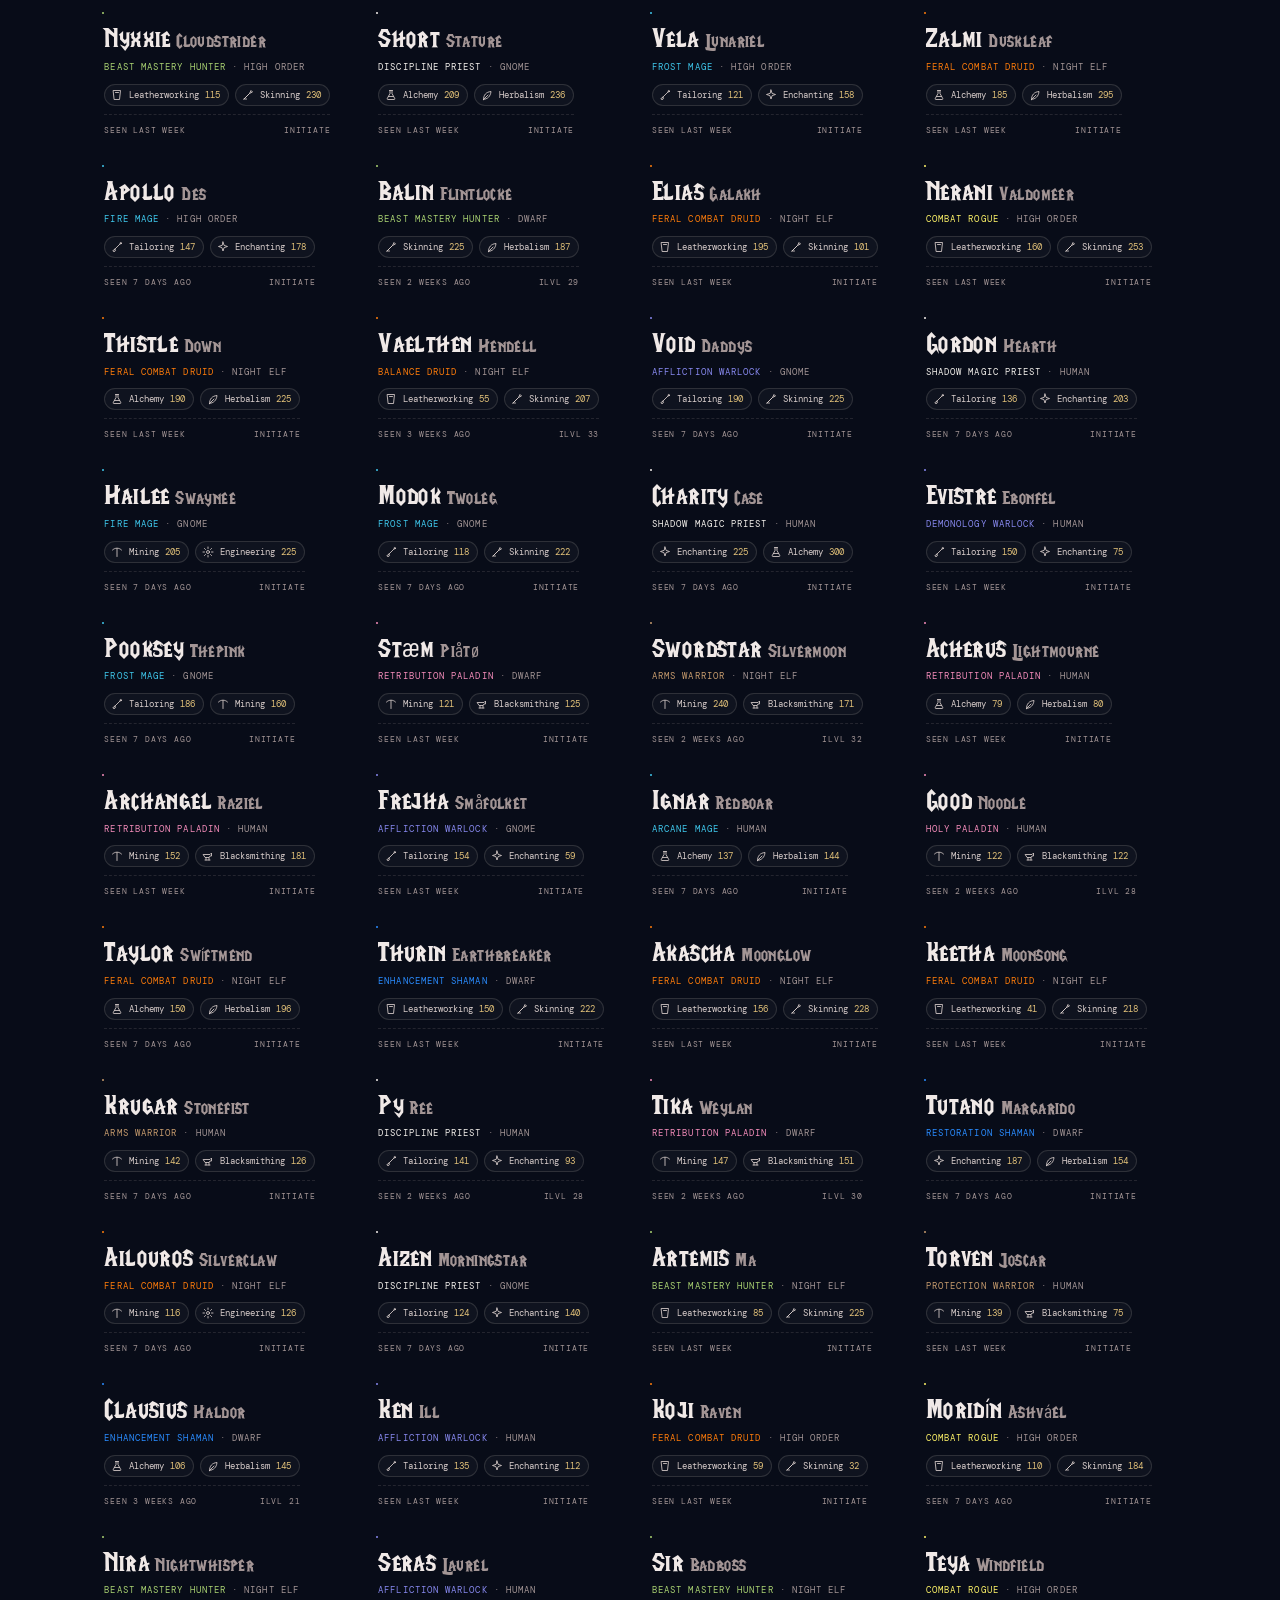
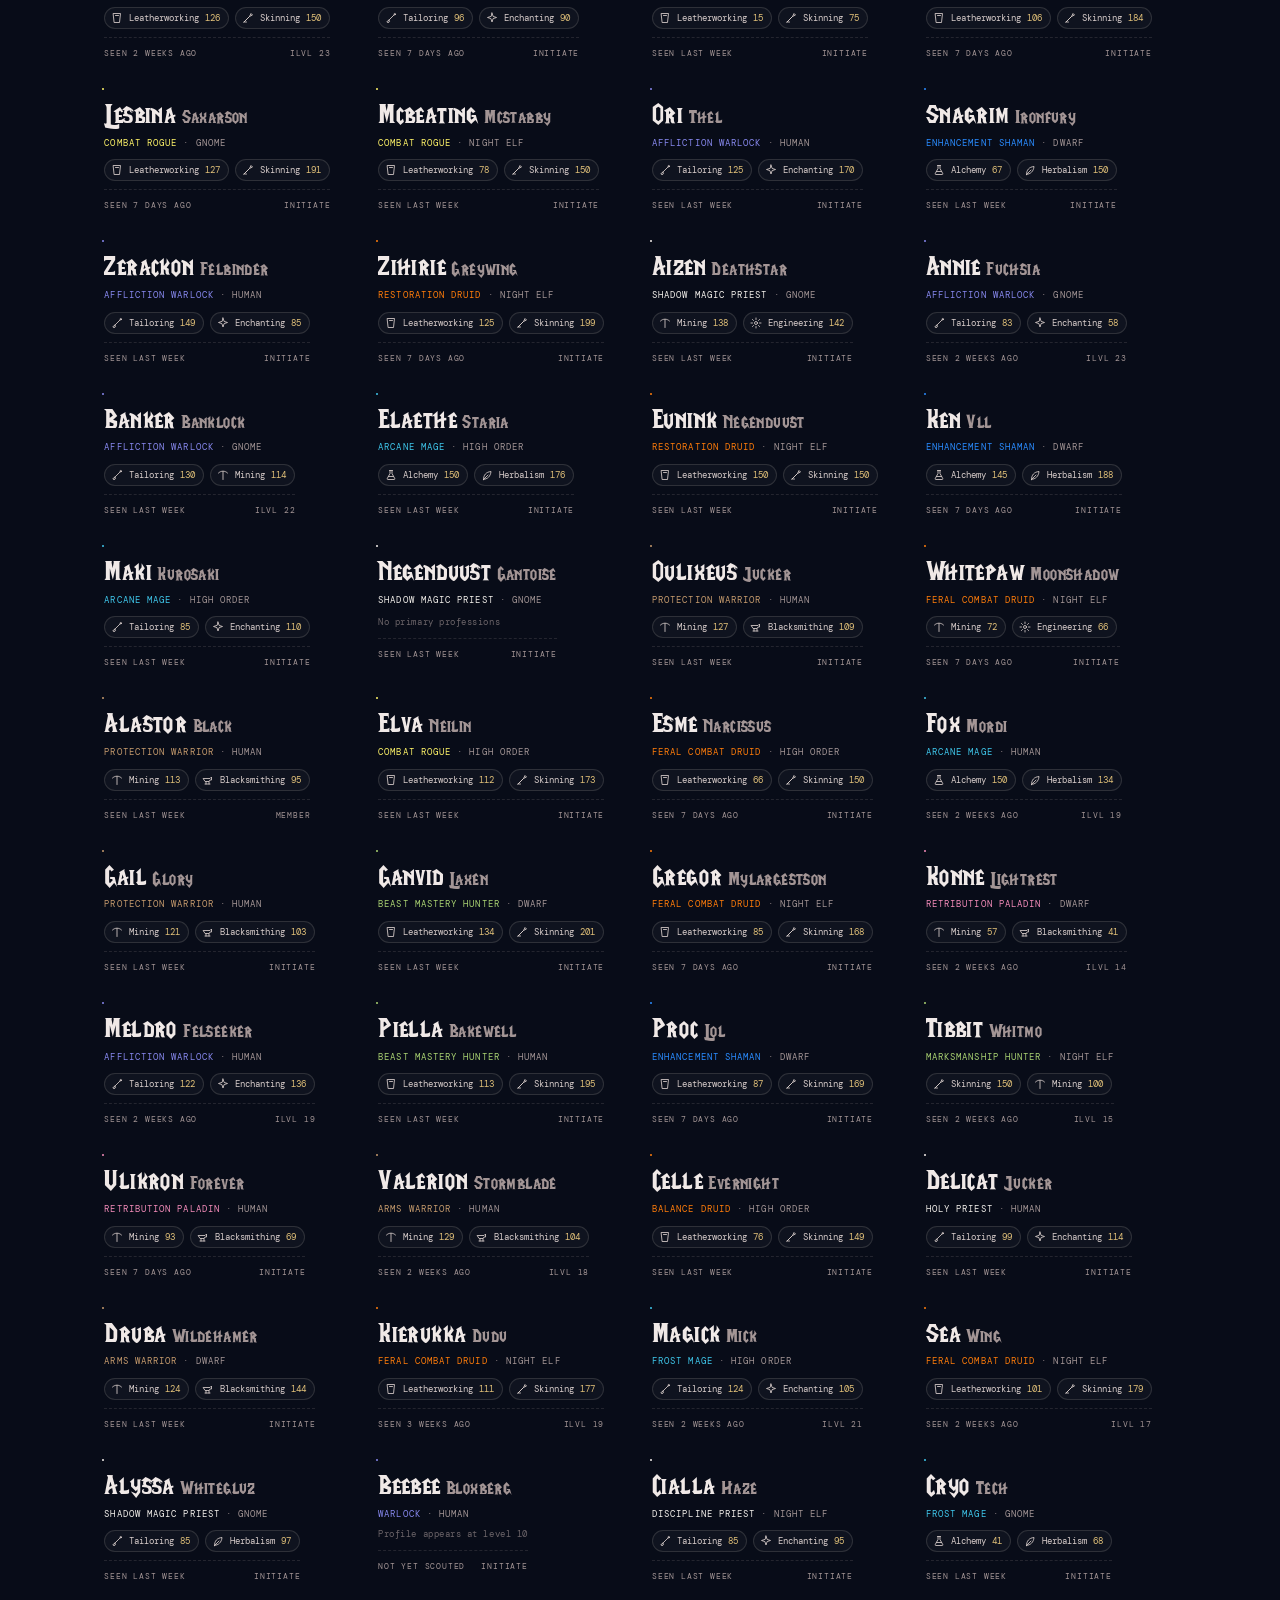
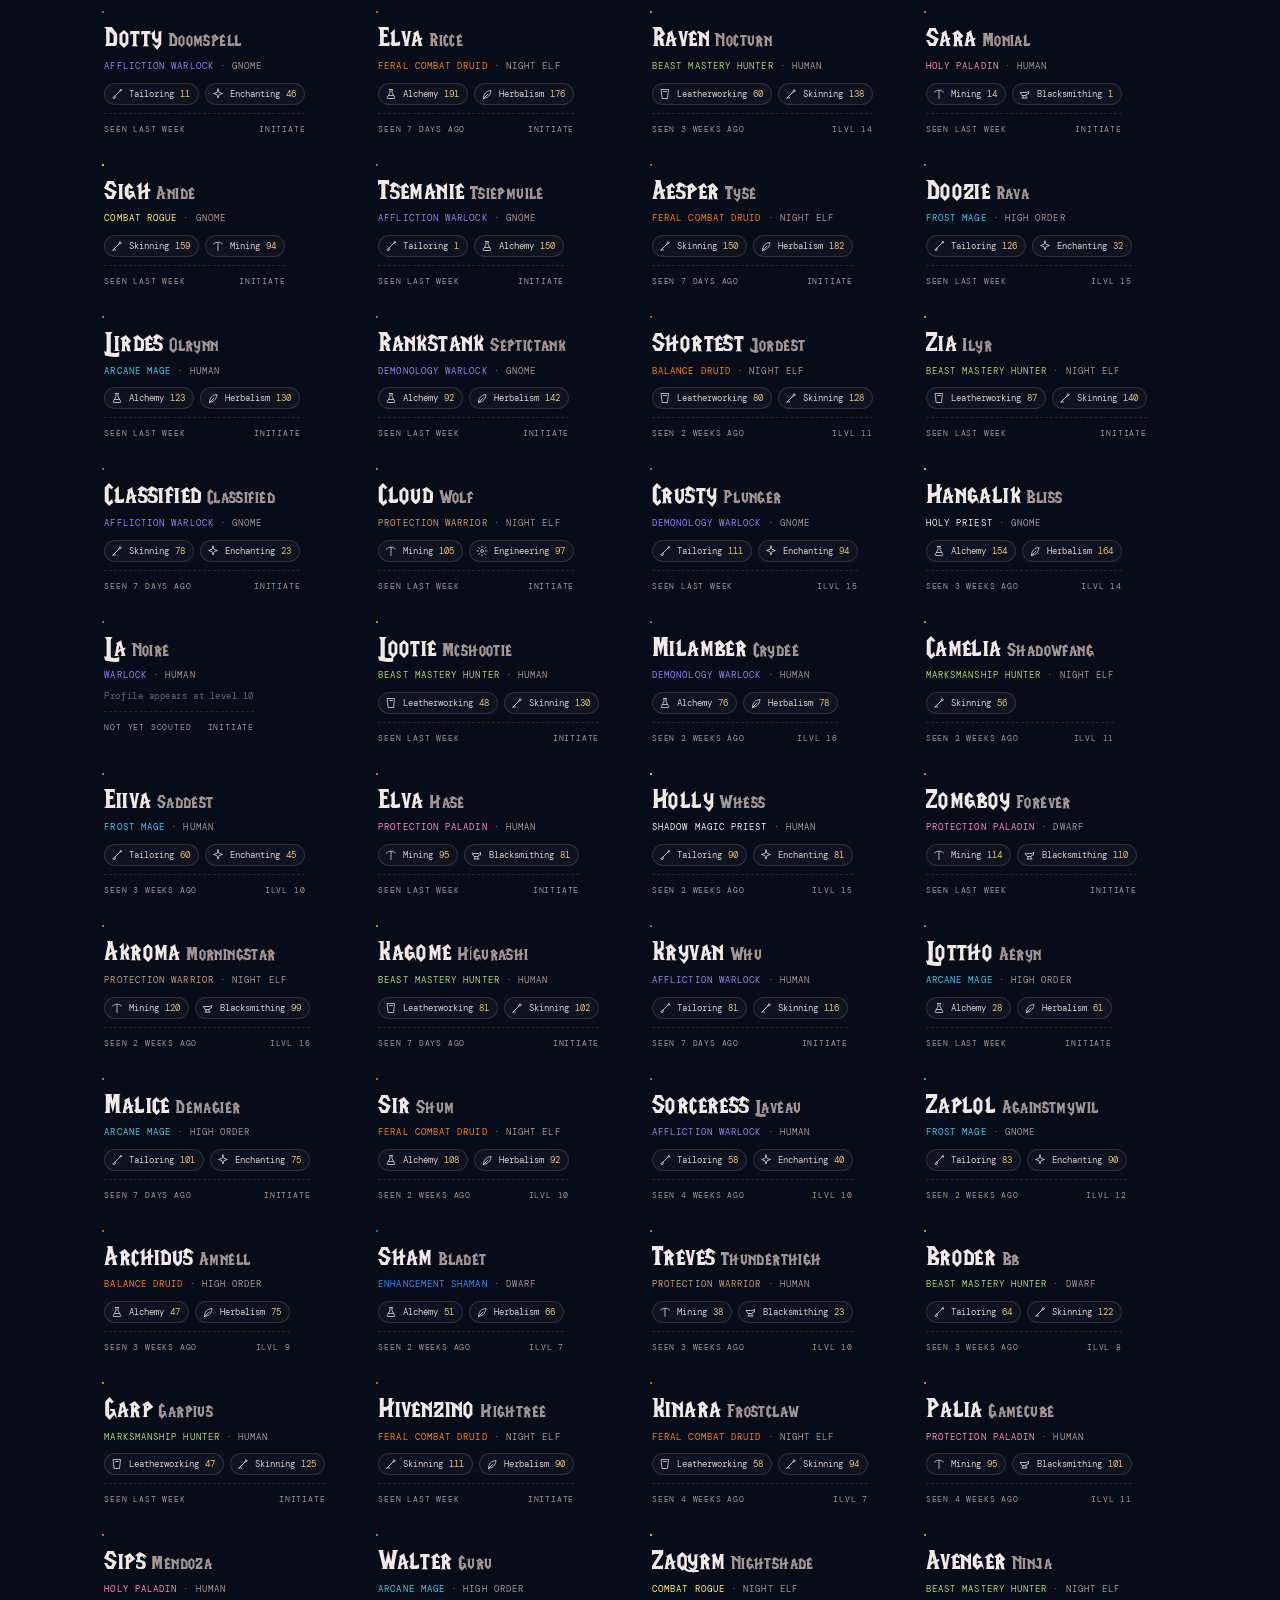
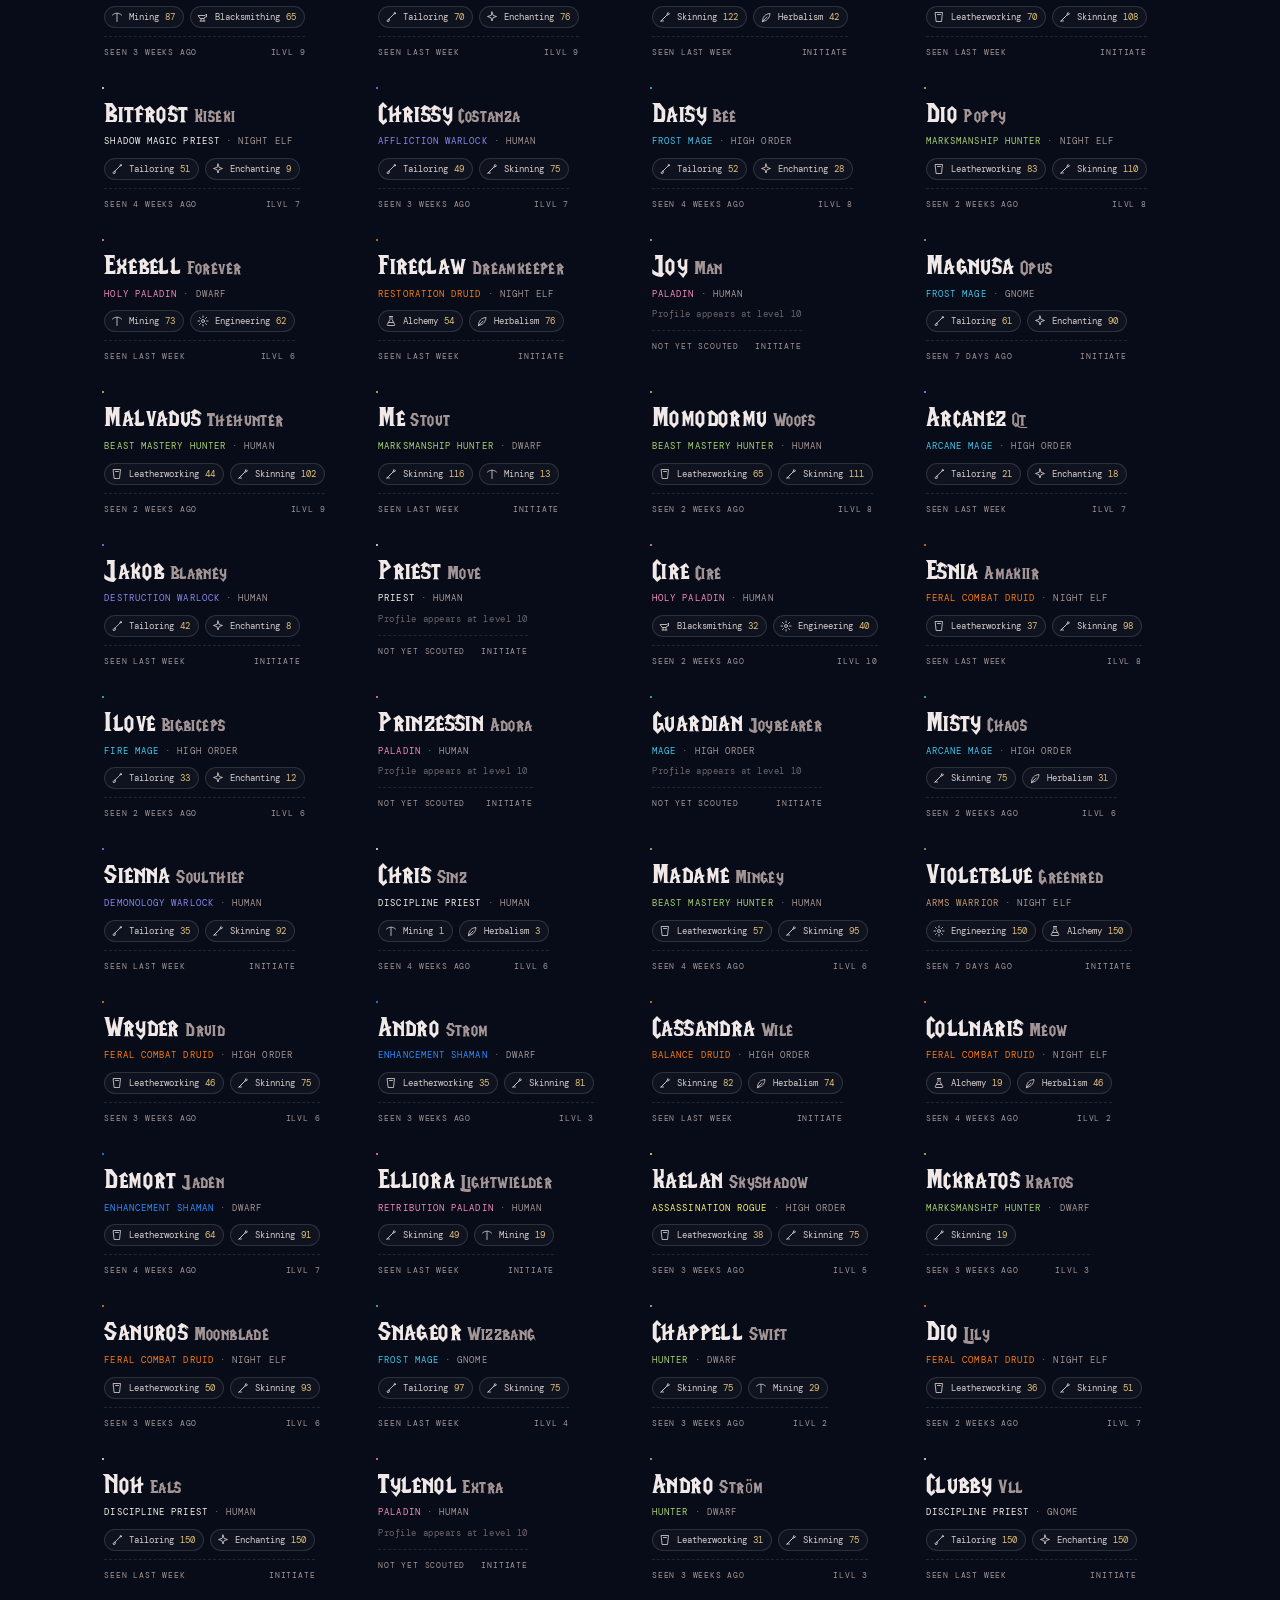
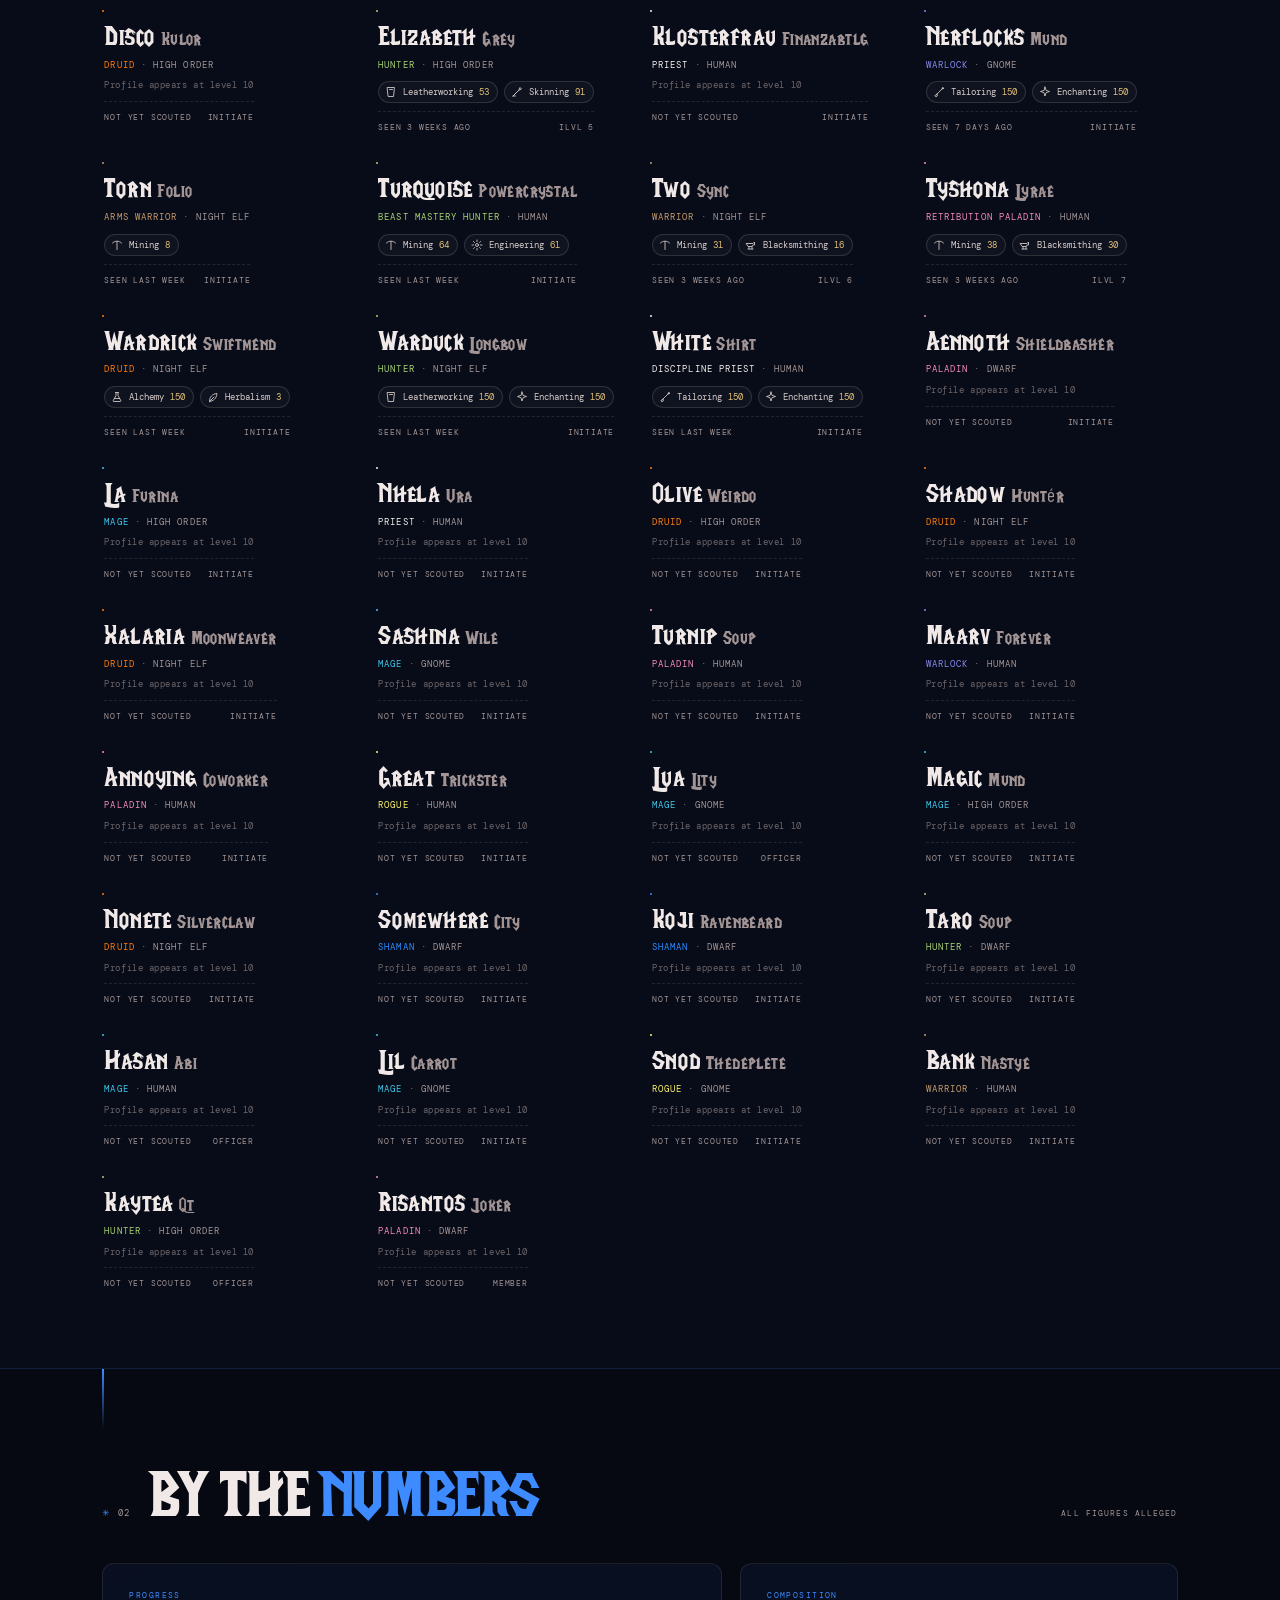
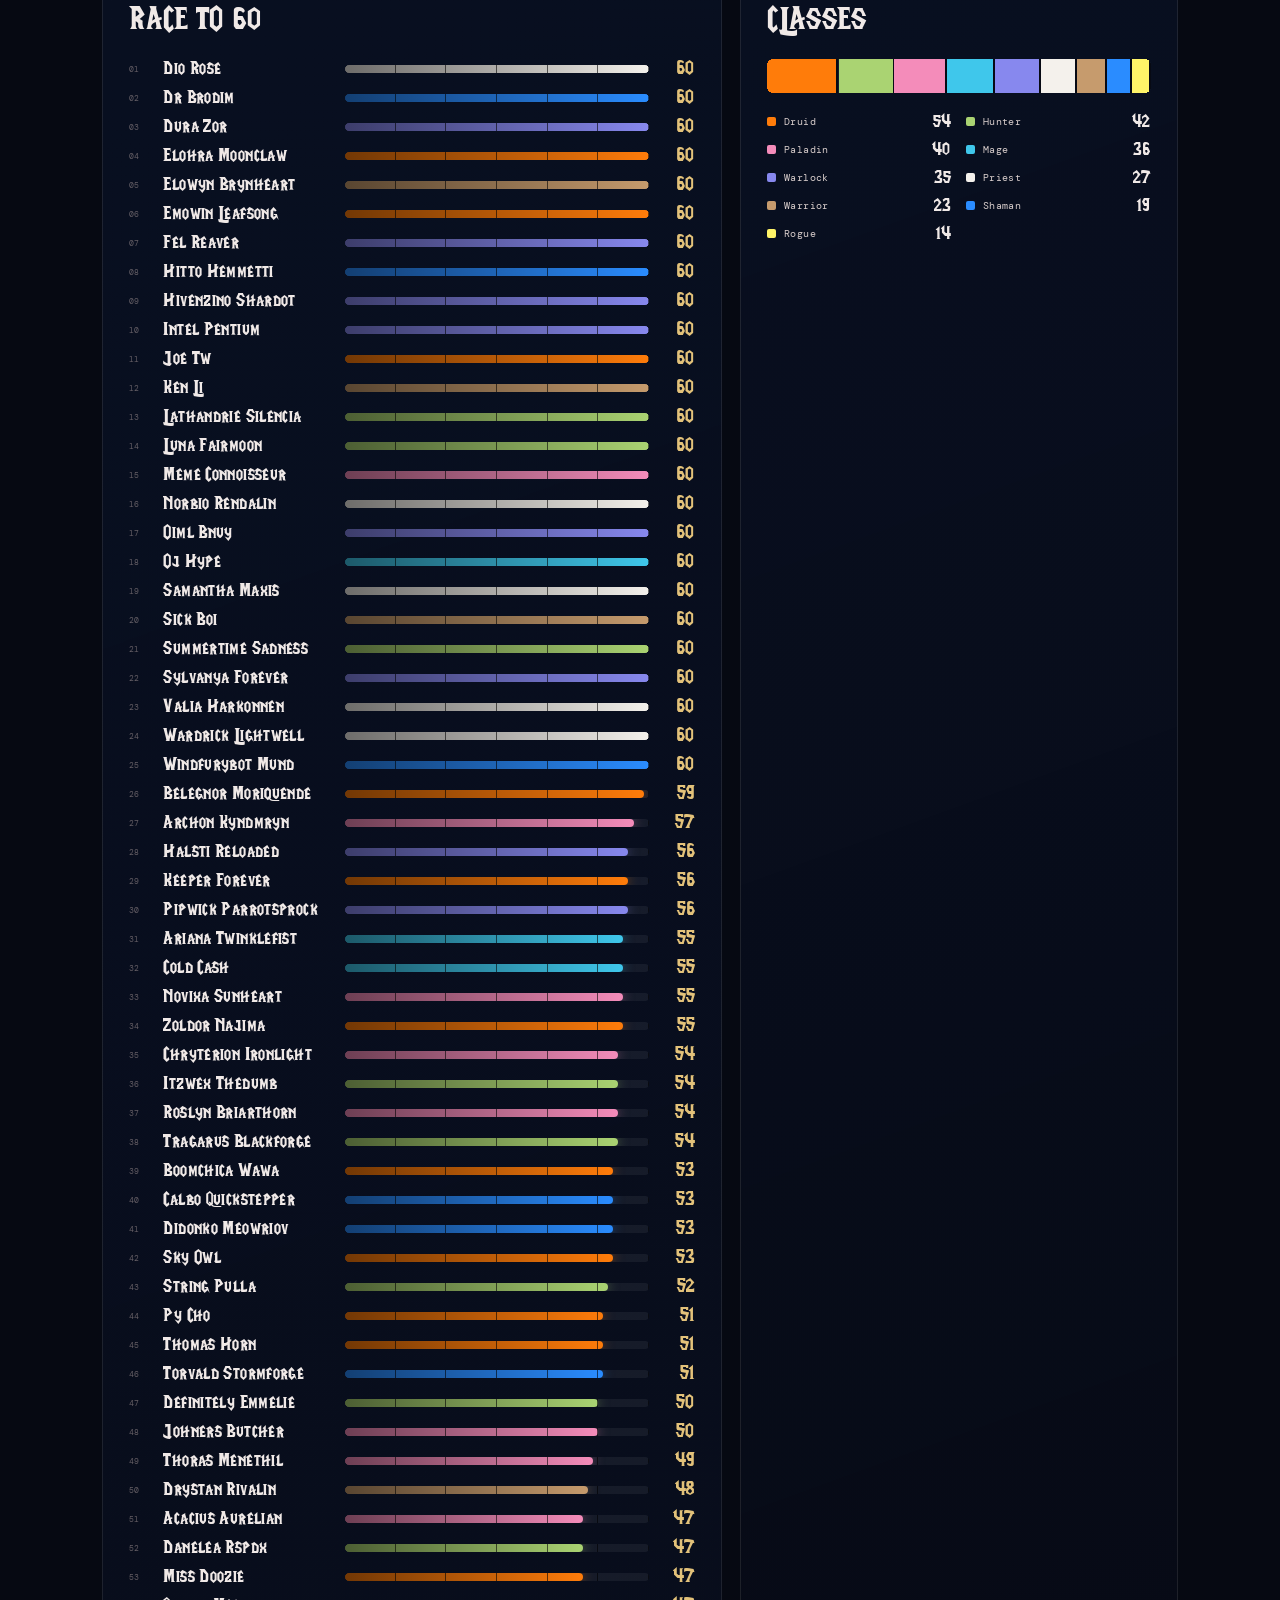
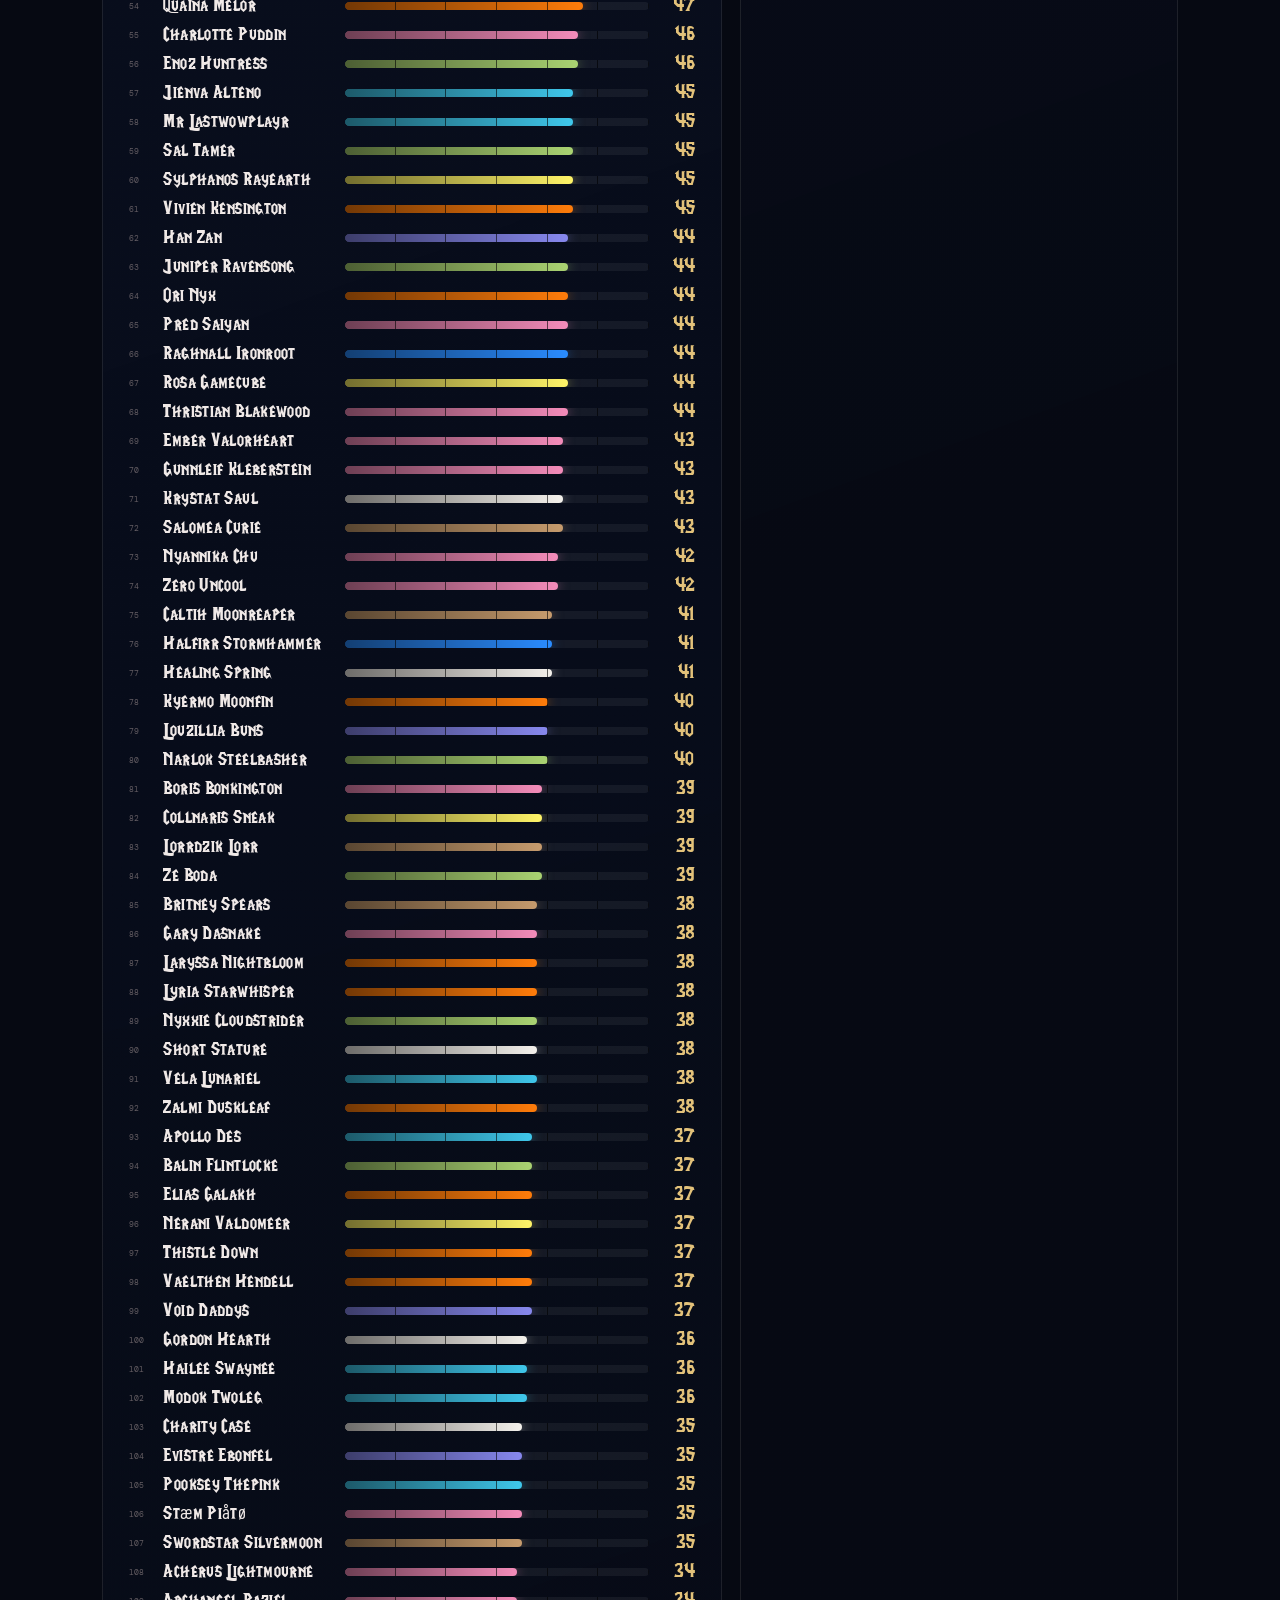
<file: guild3.html>
<!doctype html>
<html lang="en">
  <head>
    <meta charset="utf-8">
    <meta name="viewport" content="width=device-width, initial-scale=1">
    <meta name="theme-color" content="#04060c">
    <meta name="description" content="Offline Chat - Alliance PvE guild on WoW Forever EU. Roster, professions and guild statistics.">
    <title>Offline Chat - Guild</title>
    <link rel="icon" type="image/svg+xml" href="assets/sigil.svg">
    <link rel="stylesheet" href="styles.css?v=13">
    <link rel="stylesheet" href="guild.css?v=6">
    <script src="guild.js?v=6" defer></script>
  </head>
  <body class="guild-page guild-page--alliance" data-guild-data="guild3.json" data-guild-notes="guild3-notes.json" data-portraits="">
    <a class="skip-link" href="#roster">Skip to roster</a>

    <header class="g-hero" id="top">
      <img class="g-hero__art" src="assets/allybackground.jpg" alt="">
      <div class="g-hero__wash"></div>
      <span class="g-hero__ghost" aria-hidden="true">OFFLINE<br>CHAT</span>
      <nav class="masthead" aria-label="Site">
        <a class="masthead__sigil g-back" href="index.html" aria-label="Back to Sticky Fingers home"><img src="assets/sigil.svg" alt=""><span>← MAIN HALL</span></a>
        <div class="g-nav">
          <a href="#motd">MOTD</a>
          <a href="#roster">ROSTER</a>
          <a href="#numbers">NUMBERS</a>
          <a href="#boards">BOARDS</a>
          <a href="#crafting">CRAFTING</a>
        </div>
      </nav>

      <div class="g-crest" id="guildCrest" role="img" aria-label="Guild crest" hidden></div>
      <div class="g-hero__title">
        <span class="cover__overline"><i></i> <span id="heroOverline">GUILD DOSSIER · EU · ALLIANCE · PVE</span> <i></i></span>
        <h1 id="guildTitle">Offline <em>Chat</em></h1>
        <dl class="g-hero__facts" id="heroFacts" aria-live="polite">
          <div><dt>Members</dt><dd>—</dd></div>
          <div><dt>Avg level</dt><dd>—</dd></div>
          <div><dt>Founded</dt><dd>—</dd></div>
          <div><dt>Ruleset</dt><dd>—</dd></div>
        </dl>
      </div>
      <span class="cover__side-note" id="heroUpdated">READING THE LEDGER</span>
    </header>

    <main>
      <section class="g-motd" id="motd" aria-labelledby="motdTitle">
        <div class="g-motd__board">
          <span class="g-motd__pin" aria-hidden="true"></span>
          <span class="section-mark"><i>✳</i> MESSAGE OF THE DAY</span>
          <h2 class="visually-hidden" id="motdTitle">Message of the day</h2>
          <blockquote class="g-motd__text" id="motdText">…</blockquote>
          <p class="g-motd__by" id="motdBy"></p>
        </div>
        <div class="g-motd__ticker" aria-hidden="true"><span id="motdTicker"></span></div>
      </section>

      <section class="g-section g-roster" id="roster" aria-labelledby="rosterTitle">
        <div class="g-heading">
          <span class="section-mark"><i>✳</i> 01</span>
          <h2 id="rosterTitle">The <em>roster</em></h2>
          <span class="g-heading__note" id="rosterNote">LOADING</span>
        </div>

        <div class="g-toolbar" role="group" aria-label="Filter and sort the roster">
          <div class="g-chips" id="classChips"></div>
          <div class="g-toolbar__right">
            <label class="g-search">
              <span class="visually-hidden">Search characters</span>
              <input id="rosterSearch" type="search" placeholder="Search name, profession…" autocomplete="off">
            </label>
            <label class="g-select">
              <span>SORT</span>
              <select id="rosterSort">
                <option value="level">Level</option>
                <option value="rank">Rank</option>
                <option value="name">Name</option>
                <option value="seen">Last seen</option>
                <option value="ilvl">Item level</option>
              </select>
            </label>
          </div>
        </div>

        <div class="g-grid" id="rosterGrid" aria-live="polite"></div>
        <p class="events-status" id="rosterStatus" role="status">Loading the roster…</p>
      </section>

      <section class="g-section g-numbers" id="numbers" aria-labelledby="numbersTitle">
        <div class="g-heading">
          <span class="section-mark"><i>✳</i> 02</span>
          <h2 id="numbersTitle">By the <em>numbers</em></h2>
          <span class="g-heading__note">ALL FIGURES ALLEGED</span>
        </div>

        <div class="g-bento">
          <article class="g-panel g-panel--race" aria-labelledby="raceTitle">
            <header><span class="g-panel__kicker">PROGRESS</span><h3 id="raceTitle">Race to 60</h3></header>
            <ol class="g-ladder" id="levelLadder"></ol>
          </article>

          <article class="g-panel g-panel--classes" aria-labelledby="classesTitle">
            <header><span class="g-panel__kicker">COMPOSITION</span><h3 id="classesTitle">Classes</h3></header>
            <div class="g-stack" id="classStack" role="img"></div>
            <ul class="g-legend" id="classLegend"></ul>
          </article>

          <article class="g-panel g-panel--roles" aria-labelledby="rolesTitle">
            <header><span class="g-panel__kicker">ROLES</span><h3 id="rolesTitle">Raid shape</h3></header>
            <div class="g-roles" id="roleSplit"></div>
            <p class="g-panel__foot">Role inferred from the talent tree with the most points.</p>
          </article>

          <article class="g-panel g-panel--races" aria-labelledby="racesTitle">
            <header><span class="g-panel__kicker">BLOODLINES</span><h3 id="racesTitle">Races</h3></header>
            <ul class="g-bars" id="raceBars"></ul>
          </article>

          <article class="g-panel g-panel--totals" aria-labelledby="totalsTitle">
            <header><span class="g-panel__kicker">COMBINED</span><h3 id="totalsTitle">Guild totals</h3></header>
            <dl class="g-totals" id="guildTotals"></dl>
          </article>

          <article class="g-panel g-panel--records" aria-labelledby="recordsTitle">
            <header><span class="g-panel__kicker">HALL OF FAME</span><h3 id="recordsTitle">Records</h3></header>
            <ul class="g-records" id="guildRecords"></ul>
          </article>
        </div>
      </section>

      <section class="g-section g-boards" id="boards" aria-labelledby="boardsTitle">
        <div class="g-heading">
          <span class="section-mark"><i>✳</i> 03</span>
          <h2 id="boardsTitle">Hall of <em>shame</em></h2>
          <span class="g-heading__note">FROM IN-GAME STATISTICS</span>
        </div>
        <dl class="g-boards__headline" id="boardsHeadline"></dl>
        <div class="g-boards__layout">
          <div class="g-board-grid" id="boardGrid"></div>
          <aside class="g-panel g-bosses" aria-labelledby="bossTitle">
            <header><span class="g-panel__kicker">DUNGEON BODY COUNT</span><h3 id="bossTitle">Bosses down</h3></header>
            <ul class="g-boss" id="bossList"></ul>
          </aside>
        </div>
      </section>

      <section class="g-section g-crafting" id="crafting" aria-labelledby="craftingTitle">
        <div class="g-heading">
          <span class="section-mark"><i>✳</i> 04</span>
          <h2 id="craftingTitle">Who can <em>craft it</em></h2>
          <span class="g-heading__note">ASK NICELY. TIP WELL.</span>
        </div>
        <div class="g-crafts" id="craftGrid"></div>
      </section>

      <section class="g-section g-deeds" id="deeds" aria-labelledby="deedsTitle">
        <div class="g-heading">
          <span class="section-mark"><i>✳</i> 05</span>
          <h2 id="deedsTitle">Guild <em>deeds</em></h2>
          <span class="g-heading__note" id="deedsNote">ACTIVITY · ACHIEVEMENTS</span>
        </div>
        <div class="g-deeds__body" id="deedsBody"></div>
      </section>

      <footer class="colophon">
        <img src="assets/sigil.svg" alt="" width="44" height="44">
        <p>Data via the Blizzard API<br><em>updated every 10 minutes.</em></p>
        <a href="#top" aria-label="Back to top">↑</a>
      </footer>
    </main>

    <dialog class="event-dialog g-dialog" id="charDialog" aria-labelledby="charName">
      <article class="event-dialog__panel g-dialog__panel">
        <header class="g-sheet__top">
          <div class="g-sheet__portrait-slot" id="charPortrait"></div>
          <div class="g-sheet__id">
            <span class="event-dialog__category" id="charRank"></span>
            <h2 id="charName"></h2>
            <p class="g-dialog__line" id="charLine"></p>
          </div>
          <p class="g-dialog__seen" id="charSeen"></p>
          <button class="event-dialog__close" id="closeChar" type="button" aria-label="Close character sheet">×</button>
        </header>
        <div class="g-sheet__body" id="charBody"></div>
        <nav class="g-tabs" id="charTabs" role="tablist" aria-label="Character sheet"></nav>
      </article>
    </dialog>
  </body>
</html>
</file>
<file: styles.css>
@import url('https://fonts.googleapis.com/css2?family=Barlow+Condensed:wght@500;600;700;800;900&family=DM+Mono:wght@400;500&family=DM+Sans:wght@400;600;700&display=swap');

@font-face {
  font-family: 'LifeCraft';
  src: url('assets/LifeCraft_Font.ttf') format('truetype');
  font-weight: 400;
  font-style: normal;
  font-display: swap;
}

:root {
  color-scheme: dark;
  --paper: #080708;
  --ink: #f0e9e7;
  --faint: #a39595;
  --rust: #f02025;
  --gold: #d3b6b0;
  --display: 'LifeCraft', 'Barlow Condensed', 'Arial Narrow', Impact, sans-serif;
  --sans: 'DM Sans', Arial, sans-serif;
  --mono: 'DM Mono', 'Courier New', monospace;
}

* { box-sizing: border-box; }
html { scroll-behavior: smooth; scroll-padding-top: 20px; }
body { margin: 0; background: #050405; color: var(--ink); font-family: var(--sans); -webkit-font-smoothing: antialiased; }
body.intro-active { overflow: hidden; }
::selection { color: var(--paper); background: var(--gold); }
a { color: inherit; text-decoration: none; }
button { font: inherit; }
.skip-link { position: fixed; z-index: 50; top: 10px; left: 10px; padding: 10px 14px; transform: translateY(-150%); background: var(--ink); color: var(--paper); }
.skip-link:focus { transform: translateY(0); }

.intro { position: fixed; z-index: 40; inset: 0; overflow: hidden; background: #0c0b0b; transition: opacity 1s ease, visibility 1s ease; }
.intro.is-gone { opacity: 0; visibility: hidden; pointer-events: none; }
.intro__art { position: absolute; width: 100%; height: 100%; object-fit: cover; transform: scale(1.09); animation: intro-drift 6s ease-out both; }
.intro__video { position: absolute; width: 100%; height: 100%; object-fit: cover; opacity: 0; transition: opacity .8s ease; }
.intro__video.is-ready { opacity: 1; }
.intro__shade { position: absolute; inset: 0; background: linear-gradient(90deg, rgba(10,9,10,.5), transparent 70%), linear-gradient(0deg, rgba(9,8,9,.65), transparent 28%); }
.intro__identity { position: absolute; top: 50%; left: 50%; display: flex; align-items: center; gap: 20px; transform: translate(-50%,-50%); animation: sigil-in 1.4s .5s both; }
.intro__identity img { display: block; width: clamp(76px, 12vw, 150px); height: auto; filter: drop-shadow(0 0 22px rgba(197,30,43,.35)); }
.intro__identity span { display: flex; flex-direction: column; gap: 4px; }
.intro__identity b { color: #eee8e5; font: 400 clamp(42px,8vw,96px)/.8 var(--display); letter-spacing: .025em; }
.intro__identity i { color: rgba(232,223,208,.72); font: normal 8px var(--mono); letter-spacing: .18em; white-space: nowrap; }
.intro__skip { position: absolute; top: 35px; right: 5vw; padding: 12px; border: 0; background: transparent; color: rgba(232,223,208,.72); font: 9px var(--mono); letter-spacing: .14em; cursor: pointer; }
.intro__skip span { color: var(--gold); padding-left: 6px; }
.intro__progress { position: absolute; right: 5vw; bottom: 34px; left: 5vw; height: 1px; background: rgba(232,223,208,.25); }
.intro__progress span { display: block; width: 100%; height: 100%; background: var(--rust); transform: scaleX(0); transform-origin: left; animation: progress 4.3s linear both; }

.cover { position: relative; min-height: 740px; height: 100svh; max-height: 1050px; overflow: hidden; isolation: isolate; background: #000; }
.cover__art { position: absolute; z-index: 0; top: 48%; right: 2%; width: 54%; height: 76%; object-fit: contain; object-position: right center; transform: translateY(-50%); mask-image: linear-gradient(to right, transparent 0%, #000 18%, #000 100%); animation: cover-reveal 2.2s cubic-bezier(.15,.7,.25,1) both; }
.cover__wash { display: none; }
.masthead { position: absolute; z-index: 2; top: 0; left: 0; right: 0; display: flex; align-items: center; justify-content: space-between; padding: 27px 5.2vw; }
.masthead__sigil img { display: block; width: 42px; height: 42px; }
.masthead__edition { display: flex; flex-direction: column; align-items: flex-end; gap: 2px; color: rgba(232,223,208,.78); }
.masthead__edition b { color: #f0e9e7; font: 400 24px/.9 var(--display); letter-spacing: .14em; }
.masthead__edition span { font: 8px var(--mono); letter-spacing: .12em; }
.masthead__edition i { color: var(--rust); font-style: normal; }
.cover__title { position: absolute; z-index: 2; top: 48%; left: 8vw; transform: translateY(-50%); }
.cover__overline { display: flex; align-items: center; gap: 10px; color: #e8dedb; font: 500 10px var(--mono); letter-spacing: .2em; animation: rise-in .8s .2s both; }
.cover__overline i { display: block; width: 18px; height: 2px; background: var(--rust); }
.cover h1 { margin: 22px 0 0; font: 400 clamp(112px, 17vw, 226px)/.86 var(--display); letter-spacing: .01em; animation: rise-in 1.1s .35s both; }
.cover h1 em { color: var(--rust); font-weight: 400; font-style: normal; }
.cover__tagline { display: block; margin-top: .08em; color: var(--ink); font: 400 84px/.82 var(--display); letter-spacing: .01em; }
.cover__scroll { display: grid; width: 46px; height: 46px; place-items: center; margin-top: 48px; border: 1px solid rgba(232,223,208,.5); border-radius: 50%; color: var(--ink); font-size: 18px; transition: color .25s, border-color .25s, transform .25s; }
.cover__scroll:hover { transform: translateY(5px); border-color: var(--gold); color: var(--gold); }
.cover__side-note { position: absolute; z-index: 2; right: 4.4vw; bottom: 19%; writing-mode: vertical-rl; color: rgba(232,223,208,.65); font: 8px var(--mono); letter-spacing: .17em; }
.cover__number { position: absolute; z-index: 2; bottom: 35px; left: 5.2vw; color: var(--ink); font: 10px var(--mono); }
.cover__number i { padding: 0 6px; color: var(--rust); font-style: normal; }

.dispatches { position: relative; isolation: isolate; padding: 120px max(10vw, calc((100% - 1600px) / 2)) 105px; overflow: hidden; background: #090708; }
.dispatches::before { content: ""; position: absolute; z-index: 1; top: 0; left: max(10vw, calc((100% - 1600px) / 2)); width: 2px; height: 60px; background: linear-gradient(var(--rust), transparent); }
.dispatches::after, .crew::after, .news::after { position: absolute; z-index: -1; inset: 0; content: ""; background: url("undead-art.jpg") center 42% / cover no-repeat; opacity: .14; mix-blend-mode: screen; pointer-events: none; }
.dispatches > *, .crew > *, .news > * { position: relative; z-index: 1; }
.dispatches__heading, .crew__heading, .news__heading { display: flex; align-items: baseline; gap: 18px; margin-bottom: 35px; }
.section-mark { color: var(--faint); font: 9px var(--mono); letter-spacing: .12em; white-space: nowrap; }
.section-mark i { color: var(--rust); font-style: normal; }
.dispatches h2, .crew h2, .news h2 { margin: 0; font: 400 clamp(42px, 5vw, 66px)/.94 var(--display); letter-spacing: -.025em; text-transform: uppercase; }
.dispatches h2 em, .crew h2 em, .news h2 em { color: var(--rust); font-weight: 400; font-style: normal; }
.story-grid { display: grid; grid-template-columns: 1.25fr .8fr .55fr; align-items: end; gap: 24px; }
.story { display: block; min-width: 0; color: inherit; font: inherit; text-align: left; }
button.story { padding: 0; border: 0; background: transparent; cursor: pointer; }
.story:focus-visible { outline: 2px solid var(--rust); outline-offset: 6px; }
.story__image { position: relative; display: block; height: clamp(235px, 29vw, 375px); overflow: hidden; isolation: isolate; background: #17090b; transition: filter .35s; }
.story:hover .story__image { filter: brightness(1.16); }
.story__image::before { content: ""; position: absolute; z-index: -1; inset: 0; background: linear-gradient(150deg, #481016, #211014 57%, #080708); transition: transform .6s cubic-bezier(.2,.8,.2,1); }
.story:hover .story__image::before { transform: scale(1.06); }
.story__image--raid::before { background: radial-gradient(ellipse at 68% 32%, #f02025, transparent 27%), linear-gradient(160deg, transparent 40%, rgba(9,9,10,.8) 41%), linear-gradient(130deg, #701019, #241014 66%, #080708); }
.story__image--recruit::before { background: radial-gradient(ellipse at 47% 25%, #b11b25, transparent 26%), linear-gradient(150deg, transparent 40%, rgba(9,9,10,.7) 41%), linear-gradient(130deg, #49131a, #1d1114 65%, #080708); }
.story__image--other::before { background: radial-gradient(ellipse at 48% 30%, #e01c25, transparent 28%), linear-gradient(150deg, transparent 40%, rgba(9,9,10,.75) 41%), #15090b; }
.story__image::after { position: absolute; z-index: 1; inset: 0; content: ""; opacity: .24; background: repeating-linear-gradient(132deg, transparent 0 12px, rgba(238,32,37,.42) 13px, transparent 15px 29px), repeating-linear-gradient(24deg, transparent 0 41px, rgba(0,0,0,.6) 42px, transparent 47px 76px); mix-blend-mode: screen; pointer-events: none; }
.story__photo { position: absolute; z-index: 0; inset: 0; width: 100%; height: 100%; object-fit: cover; }
.story__sun, .story__moon { position: absolute; top: 14%; right: 17%; width: 34%; aspect-ratio: 1; border-radius: 50%; background: radial-gradient(circle at 38% 36%, #fa282a, #78111a 65%, transparent 68%); box-shadow: 0 0 45px rgba(220,20,30,.19); }
.story__moon { top: 18%; right: 32%; width: 28%; background: radial-gradient(circle at 38% 36%, #b8a9a0, #564448 67%, transparent 70%); }
.story__silhouette { position: absolute; right: 22%; bottom: -7%; width: 33%; height: 73%; background: linear-gradient(90deg,#09090a,#181414); clip-path: polygon(39% 0,61% 5%,72% 21%,67% 37%,83% 49%,100% 100%,0 100%,16% 53%,34% 39%,28% 22%); filter: drop-shadow(5px 0 10px rgba(0,0,0,.4)); }
.story--small .story__silhouette { right: 29%; width: 29%; height: 64%; }
.story__stamp { position: absolute; z-index: 2; top: 19px; left: 19px; max-width: 70%; padding: 7px; border: 1px solid rgba(240,32,37,.8); background: rgba(8,5,6,.72); color: #fff0ef; font: 7px/1.35 var(--mono); letter-spacing: .08em; text-transform: uppercase; transform: rotate(-7deg); }
.story__arrow { position: absolute; right: 16px; bottom: 13px; z-index: 2; color: rgba(232,223,208,.8); font-size: 15px; transition: transform .25s; }
.story:hover .story__arrow { transform: translate(3px,-3px); }
.story__caption { display: flex; flex-direction: column; gap: 6px; padding-top: 15px; }
.story__caption b { font: 10px var(--mono); letter-spacing: .1em; text-transform: uppercase; }
.story__caption i { color: var(--faint); font: 12px var(--sans); font-style: normal; }
.story__caption time { color: var(--rust); font: 8px var(--mono); letter-spacing: .12em; text-transform: uppercase; }
.dispatches__scribble { position: relative; min-height: 180px; padding: 0 8px 28px; color: var(--faint); transform: rotate(4deg); }
.dispatches__scribble > span, .dispatches__scribble > i { font: 8px/1.5 var(--mono); letter-spacing: .08em; }
.dispatches__scribble b { display: block; margin: 13px 0 8px; color: var(--rust); font: 400 27px/.98 var(--display); letter-spacing: .025em; text-transform: uppercase; transform: rotate(-5deg); }
.dispatches__scribble > i { color: var(--rust); }
.dispatches__more { position: absolute; bottom: 30px; right: max(10vw, calc((100% - 1600px) / 2)); color: var(--gold); font-size: 17px; }

.crew { position: relative; isolation: isolate; padding: 105px max(10vw, calc((100% - 1600px) / 2)) 75px; overflow: hidden; background: #0c0809; }
.crew::before { content: "HORDE"; position: absolute; z-index: 0; top: 30px; left: 38%; color: rgba(240,32,37,.055); font: 400 22vw/.8 var(--display); letter-spacing: .03em; pointer-events: none; }
.crew::after { background-position: 70% center; opacity: .11; }
.crew__heading { position: relative; margin-bottom: 38px; }
.crew__count { margin-left: auto; color: var(--faint); font: 8px var(--mono); letter-spacing: .14em; }
.crew-grid { position: relative; display: grid; grid-template-columns: repeat(auto-fill, minmax(min(100%, 340px), 1fr)); gap: 42px 22px; }
.member { min-width: 0; }
.member__art { position: relative; overflow: hidden; aspect-ratio: 1; border-radius: 10px; background: #19080b; isolation: isolate; border-bottom: 2px solid var(--rust); }
.member__art::before { position: absolute; z-index: -1; inset: 0; content: ""; background: radial-gradient(ellipse at 49% 35%, var(--glow), transparent 48%), linear-gradient(145deg,var(--tone),#080708 82%); }
.member__art::after { position: absolute; z-index: 1; inset: 0; content: ""; opacity: .32; background: repeating-linear-gradient(132deg,transparent 0 18px,rgba(240,32,37,.34) 19px,transparent 21px 39px), linear-gradient(180deg,rgba(0,0,0,.12),transparent 40%,rgba(0,0,0,.48)); pointer-events: none; mix-blend-mode: screen; }
.member__art--orc { --tone:#391115; --glow:#e11b25; }
.member__art--troll { --tone:#291014; --glow:#9d1720; }
.member__art--undead { --tone:#281014; --glow:#8c171f; }
.member__art--tauren { --tone:#301014; --glow:#8d1b23; }
.member__art--elf { --tone:#391115; --glow:#e01b25; }
.member__art--shaman { --tone:#261014; --glow:#80171f; }
.member__trigger { display: block; width: 100%; padding: 0; border: 0; background: transparent; color: inherit; text-align: left; cursor: pointer; }
.member__trigger:focus-visible { outline: 2px solid var(--rust); outline-offset: 6px; border-radius: 10px; }
.member__art > img, .member__video { position: absolute; z-index: 0; inset: 0; width: 100%; height: 100%; object-fit: cover; object-position: center; transition: transform .65s cubic-bezier(.2,.8,.2,1), opacity .25s; }
.member__art > img { transform: scale(1); }
.member__video { opacity: 0; pointer-events: none; }
.member__video.is-playing { opacity: 1; }
.member__trigger:hover .member__art:not(.member__art--video) > img { transform: scale(1.045) translateY(-5px); }
.member__label { position: absolute; z-index: 3; right: 17px; bottom: 16px; text-align: center; max-width: calc(100% - 34px); padding: 9px 12px 10px; border: 1px solid var(--rust); border-radius: 10px; outline: 4px solid rgba(0,0,0,.92); background: rgba(5,4,5,.94); box-shadow: 0 5px 16px rgba(0,0,0,.65); }
.member__label h3 { margin: 5px 0 0; color: var(--ink); font: 400 28px/.95 var(--display); letter-spacing: .015em; }
.member__class { color: #d3b6b0; font: 10px/1.3 var(--mono); letter-spacing: .1em; text-transform: uppercase; }
.crew__foot { position: relative; display: flex; justify-content: space-between; margin-top: 55px; padding-top: 17px; border-top: 1px solid rgba(232,223,208,.13); color: var(--faint); font: 8px var(--mono); letter-spacing: .11em; }
.crew__foot i { padding: 0 6px; color: var(--rust); font-style: normal; }
.crew__dossier { color: var(--ink); transition: color .2s; }
.crew__dossier:hover, .crew__dossier:focus-visible { color: var(--rust); }

.news { position: relative; isolation: isolate; padding: 105px max(10vw, calc((100% - 1600px) / 2)) 75px; overflow: hidden; background: #090708; border-top: 1px solid rgba(240,32,37,.18); }
.news::before { content: ""; position: absolute; z-index: 1; top: 0; left: max(10vw, calc((100% - 1600px) / 2)); width: 2px; height: 60px; background: linear-gradient(var(--rust), transparent); }
.news::after { background-position: 30% center; opacity: .1; }
.news__updated { margin-left: auto; color: var(--faint); font: 8px var(--mono); letter-spacing: .14em; }
.news-grid { display: grid; grid-template-columns: repeat(3, minmax(0, 1fr)); gap: 42px 24px; }
.news-story .story__image { height: clamp(180px, 15vw, 235px); }
.news-story { align-self: start; }
.news-story .story__photo { filter: grayscale(.45) sepia(.35) hue-rotate(-28deg) saturate(1.5) brightness(.78) contrast(1.08); transition: filter .45s; }
.news-story:hover .story__photo, .news-story:focus-visible .story__photo { filter: none; }
.news-story--lead { grid-column: span 2; }
.news-story--lead .story__image { height: clamp(260px, 27vw, 420px); }
.news-story .story__caption b { line-height: 1.45; }
.news-story .story__caption i { display: -webkit-box; overflow: hidden; -webkit-box-orient: vertical; -webkit-line-clamp: 3; line-height: 1.5; }
.news-wire { align-self: start; padding: 22px 8px 0 18px; border-left: 1px solid rgba(240,32,37,.38); color: var(--faint); }
.news-wire > span { font: 8px/1.5 var(--mono); letter-spacing: .08em; }
.news-wire > b { display: block; margin: 10px 0 18px; color: var(--rust); font: 400 31px/.95 var(--display); letter-spacing: .025em; text-transform: uppercase; transform: rotate(-3deg); transform-origin: left; }
.news-wire ul { display: grid; gap: 15px; margin: 0; padding: 0; list-style: none; }
.news-wire li { display: grid; gap: 3px; padding-bottom: 13px; border-bottom: 1px dashed rgba(232,223,208,.12); }
.news-wire li span { color: var(--rust); font: 8px var(--mono); letter-spacing: .12em; text-transform: uppercase; }
.news-wire li b { color: var(--ink); font: 400 21px/1 var(--display); letter-spacing: .02em; }
.news-wire li i { font: 11px var(--sans); font-style: normal; }
.news-wire__pending { display: block; margin-top: 16px; color: var(--rust); font: 8px/1.6 var(--mono); font-style: normal; letter-spacing: .08em; text-transform: uppercase; }
.event-dialog__portrait-wrap--wide { width: 100%; aspect-ratio: 16 / 7; }
.event-dialog__details p { margin: 0 0 1em; }
.event-dialog__link { align-self: flex-start; margin-top: 30px; padding: 12px 16px; border: 1px solid rgba(240,32,37,.6); background: rgba(0,0,0,.35); color: var(--ink); font: 9px var(--mono); letter-spacing: .14em; text-transform: uppercase; transition: background .2s, color .2s; }
.event-dialog__link:hover, .event-dialog__link:focus-visible { background: var(--rust); color: #080708; }
.event-dialog__link span { padding-left: 6px; }
.event-dialog__link[hidden] { display: none; }

.colophon { display: flex; align-items: center; justify-content: center; gap: 20px; min-height: 185px; padding: 30px 7vw; border-top: 1px solid rgba(240,32,37,.35); background: radial-gradient(ellipse at 50% 130%,rgba(190,18,28,.2),transparent 66%),#070607; }
.colophon > img { opacity: .8; }
.colophon p { margin: 0; font: 400 19px/1.1 var(--display); letter-spacing: .03em; text-transform: uppercase; }
.colophon p em { color: var(--rust); }
.colophon > a { display: grid; width: 37px; height: 37px; place-items: center; margin-left: 36px; border: 1px solid rgba(232,223,208,.3); border-radius: 50%; color: var(--gold); }

.events-status { margin: 20px 0 0; color: var(--faint); font: 10px var(--mono); letter-spacing: .08em; }
.events-status[hidden] { display: none; }

.event-dialog { position: fixed; inset: 0 0 0 auto; width: min(560px, 100%); max-width: none; height: 100%; max-height: none; margin: 0; padding: 0; overflow: visible; border: 0; background: transparent; color: var(--ink); }
.event-dialog::backdrop { background: rgba(0,0,0,.78); }
.event-dialog__panel { position: relative; display: flex; width: 100%; height: 100%; flex-direction: column; padding: clamp(32px, 6vw, 70px); overflow-y: auto; border-left: 2px solid var(--rust); background: linear-gradient(145deg,rgba(47,8,12,.98),rgba(8,7,8,.99) 43%), url("undead-art.jpg") 61% center / cover; box-shadow: -30px 0 90px rgba(0,0,0,.5); transform: translateX(100%); transition: transform .42s cubic-bezier(.2,.75,.2,1); }
.event-dialog__panel.is-visible { transform: translateX(0); }
.event-dialog__header { display: flex; align-items: center; justify-content: space-between; gap: 20px; padding-bottom: 20px; border-bottom: 1px solid rgba(240,32,37,.38); }
.event-dialog__category { color: var(--rust); font: 9px var(--mono); letter-spacing: .16em; text-transform: uppercase; }
.event-dialog__close { display: grid; width: 42px; height: 42px; place-items: center; border: 1px solid rgba(240,32,37,.6); background: rgba(0,0,0,.35); color: var(--ink); font-size: 27px; cursor: pointer; transition: background .2s, color .2s; }
.event-dialog__close:hover { background: var(--rust); color: #080708; }
.event-dialog__portrait-wrap { position: relative; width: min(100%, 360px); max-height: 42vh; aspect-ratio: 1; align-self: center; margin: auto 0 24px; border-bottom: 2px solid var(--rust); }
.event-dialog__portrait-wrap[hidden], .event-dialog__portrait[hidden], .event-dialog__portrait-video[hidden] { display: none; }
.event-dialog__portrait, .event-dialog__portrait-video { position: absolute; inset: 0; width: 100%; height: 100%; object-fit: cover; }
.event-dialog__portrait.is-covered { visibility: hidden; }
.event-dialog__portrait-video { background: #080708; opacity: 0; transition: opacity .25s; }
.event-dialog__portrait-video.is-playing { opacity: 1; }
.event-dialog__date { margin-top: auto; padding-top: 60px; color: var(--faint); font: 9px var(--mono); letter-spacing: .14em; text-transform: uppercase; }
.event-dialog h2 { margin: 18px 0 24px; color: #fff2f0; font: 400 clamp(48px, 9vw, 86px)/.9 var(--display); letter-spacing: .015em; }
.event-dialog__description { margin: 0; color: var(--rust); font: 400 28px/1 var(--display); }
.event-dialog__panel--character .event-dialog__description { color: #d3c7c5; font: 14px/1.8 var(--sans); }
.event-dialog__details { margin-top: 20px; color: #d3c7c5; font-size: 14px; line-height: 1.8; }
.event-dialog__meta { display: grid; gap: 14px; margin: 34px 0 0; padding-top: 20px; border-top: 1px solid rgba(240,32,37,.24); }
.event-dialog__meta > div { display: grid; grid-template-columns: 72px 1fr; gap: 12px; }
.event-dialog__meta dt { color: var(--rust); font: 8px var(--mono); letter-spacing: .12em; text-transform: uppercase; }
.event-dialog__meta dd { margin: 0; color: var(--ink); font-size: 12px; }
.event-dialog__sigil { margin-top: auto; padding-top: 52px; color: rgba(240,32,37,.42); font-size: 24px; text-align: right; }

@keyframes progress { to { transform: scaleX(1); } }
@keyframes intro-drift { from { transform: scale(1.16); filter: brightness(.55); } to { transform: scale(1); filter: brightness(.88); } }
@keyframes sigil-in { from { opacity: 0; transform: translate(-50%,-44%) scale(.8); } to { opacity: 1; transform: translate(-50%,-50%) scale(1); } }
@keyframes cover-reveal { from { opacity: 0; filter: brightness(.55); } to { opacity: 1; filter: brightness(1); } }
@keyframes rise-in { from { opacity: 0; translate: 0 18px; } to { opacity: 1; translate: 0 0; } }

@media (max-width: 760px) {
  .cover { min-height: 690px; }
  .cover__art { top: 7%; right: -3%; width: 76%; height: 42%; object-position: right center; transform: none; mask-image: linear-gradient(to right, transparent 0%, #000 18%, #000 100%); }
  .masthead { padding: 20px 6vw; }
  .masthead__sigil img { width: 36px; height: 36px; }
  .masthead__edition { font-size: 8px; }
  .masthead__edition b { font-size: 20px; }
  .masthead__edition span { font-size: 7px; }
  .cover__title { left: 7vw; top: 58%; }
  .cover h1 { font-size: clamp(104px,20vw,154px); }
  .cover__side-note { right: 5vw; bottom: 12%; font-size: 7px; }
  .dispatches, .crew, .news { padding: 80px 7vw 70px; }
  .dispatches::before { left: 7vw; height: 40px; }
  .story-grid { grid-template-columns: 1fr 1fr; gap: 24px 15px; }
  .story__image { height: clamp(205px, 47vw, 320px); }
  .story--large { grid-column: span 2; }
  .story--large .story__image { height: clamp(260px, 65vw, 410px); }
  .dispatches__scribble { grid-column: span 2; min-height: 100px; padding: 5px 20px; }
  .dispatches__scribble b { display: inline-block; margin: 8px 15px; font-size: 23px; }
  .crew-grid { grid-template-columns: repeat(2, minmax(0, 1fr)); gap: 30px 13px; }
  .member__trigger h3 { font-size: 19px; }
  .member__class { font-size: 7px; letter-spacing: .08em; }
  .crew__count { font-size: 7px; }
  .news::before { left: 7vw; height: 40px; }
  .news-grid { grid-template-columns: repeat(2, minmax(0, 1fr)); gap: 30px 15px; }
  .news-wire { grid-column: span 2; padding: 4px 0 0 16px; }
  .news__updated { font-size: 7px; }
}
@media (max-width: 420px) {
  .cover { min-height: 650px; height: 94svh; }
  .cover__art { top: 8%; width: 78%; height: 39%; transform: none; }
  .cover__overline { font-size: 8px; }
  .cover__title { left: 6vw; top: 56%; }
  .cover h1 { font-size: 25vw; }
  .masthead__edition { letter-spacing: .1em; }
  .dispatches__heading, .crew__heading, .news__heading { gap: 11px; }
  .dispatches h2, .crew h2, .news h2 { font-size: 35px; }
  .section-mark { font-size: 8px; }
  .story-grid { gap: 21px 12px; }
  .story__caption b { font-size: 8px; }
  .story__caption i { font-size: 13px; }
  .crew__heading { flex-wrap: wrap; }
  .crew__count, .news__updated { width: 100%; margin-left: 34px; }
  .crew-grid { gap: 26px 11px; }
  .member__trigger h3 { font-size: 17px; }
  .colophon { gap: 13px; }
  .colophon > img { width: 36px; height: 36px; }
  .colophon p { font-size: 16px; }
  .colophon > a { width: 32px; height: 32px; margin-left: 8px; }
  .news__heading { flex-wrap: wrap; }
  .news-grid { grid-template-columns: minmax(0, 1fr); gap: 26px; }
  .news-story--lead, .news-wire { grid-column: auto; }
}
@media (prefers-reduced-motion: reduce) {
  *,*::before,*::after { scroll-behavior: auto !important; animation-duration: .01ms !important; animation-iteration-count: 1 !important; transition-duration: .01ms !important; }
}
</file>
<file: guild.css>
/* Guild dossier page. Builds on styles.css tokens (--rust, --ink, --display…). */

.visually-hidden { position: absolute; width: 1px; height: 1px; overflow: hidden; clip: rect(0 0 0 0); white-space: nowrap; }
/* Faction palette. Horde values are the default; .guild-page--alliance swaps them. */
.guild-page { --accent-rgb: 240,32,37; --accent-2: #ff8a5a; --deep-rgb: 60,10,15; --deep2-rgb: 40,10,14; --bg-rgb: 5,4,5; --bg2-rgb: 10,7,8; --g-bg: #050405; --g-bg-alt: #0c0809; --g-bg-mid: #080607; --g-well: #0d0708; --g-ink-dark: #0a0708; --g-headline: #fff2f0; background: var(--g-bg); }
.guild-page :focus-visible { outline: 2px solid var(--rust); outline-offset: 4px; }

/* ---------- Hero ---------- */
.g-hero { position: relative; min-height: 640px; height: 88svh; max-height: 920px; overflow: hidden; isolation: isolate; background: #000; }
.g-hero__art { position: absolute; z-index: -2; inset: 0; width: 100%; height: 100%; object-fit: cover; object-position: 62% 30%; opacity: .55; animation: cover-reveal 2.2s cubic-bezier(.15,.7,.25,1) both; }
.g-hero__wash { position: absolute; z-index: -1; inset: 0; background: linear-gradient(90deg, var(--g-bg) 8%, rgba(var(--bg-rgb),.55) 55%, rgba(var(--bg-rgb),.2)), linear-gradient(0deg, var(--g-bg) 2%, transparent 40%); }
.g-hero__ghost { position: absolute; z-index: -1; right: -2vw; bottom: -4vw; color: transparent; font: 400 clamp(160px, 26vw, 420px)/.78 var(--display); letter-spacing: .02em; text-align: right; -webkit-text-stroke: 1px rgba(var(--accent-rgb),.22); pointer-events: none; animation: rise-in 1.6s .4s both; }
.g-back { display: flex; align-items: center; gap: 14px; }
.g-back span { color: var(--faint); font: 9px var(--mono); letter-spacing: .16em; transition: color .2s; }
.g-back:hover span { color: var(--ink); }
.g-nav { display: flex; gap: 26px; }
.g-nav a { position: relative; color: rgba(232,223,208,.78); font: 9px var(--mono); letter-spacing: .16em; transition: color .2s; }
.g-nav a::after { content: ""; position: absolute; left: 0; right: 0; bottom: -6px; height: 1px; background: var(--rust); transform: scaleX(0); transform-origin: left; transition: transform .25s; }
.g-nav a:hover { color: var(--ink); }
.g-nav a:hover::after { transform: scaleX(1); }
.g-hero__title { position: absolute; z-index: 2; left: 8vw; right: 8vw; bottom: clamp(60px, 11vh, 120px); }
.g-hero h1 { margin: 22px 0 0; font: 400 clamp(64px, 10.5vw, 168px)/.84 var(--display); letter-spacing: .01em; animation: rise-in 1.1s .3s both; }
.g-hero h1 em { color: var(--rust); font-style: normal; }
.g-hero__facts { display: flex; flex-wrap: wrap; gap: 14px 48px; margin: 42px 0 0; padding-top: 22px; border-top: 1px solid rgba(232,223,208,.16); animation: rise-in 1s .6s both; }
.g-hero__facts dt { color: var(--rust); font: 8px var(--mono); letter-spacing: .16em; text-transform: uppercase; }
.g-hero__facts dd { margin: 6px 0 0; color: var(--ink); font: 400 34px/1 var(--display); letter-spacing: .02em; }
.g-hero__facts dd small { color: var(--faint); font: 9px var(--mono); letter-spacing: .1em; }

/* ---------- MOTD ---------- */
.g-motd { position: relative; padding: 0 max(8vw, calc((100% - 1600px) / 2)); background: var(--g-bg); }
.g-motd__board { position: relative; max-width: 880px; margin: -10px 0 0 auto; padding: 38px 44px 34px; border: 1px solid rgba(var(--accent-rgb),.55); background: linear-gradient(160deg, rgba(var(--deep-rgb),.55), rgba(var(--bg2-rgb),.95) 60%); box-shadow: 0 30px 80px rgba(0,0,0,.6), inset 0 0 0 4px rgba(0,0,0,.6); transform: rotate(-1.2deg); }
.g-motd__board::after { content: "MOTD"; position: absolute; top: 18px; right: 22px; padding: 6px 8px; border: 1px solid rgba(var(--accent-rgb),.8); color: var(--rust); font: 9px var(--mono); letter-spacing: .2em; transform: rotate(6deg); }
.g-motd__pin { position: absolute; top: -9px; left: 50%; width: 18px; height: 18px; border-radius: 50%; background: radial-gradient(circle at 35% 35%, #ff6a6a, #a5101a 60%, #3a0508); box-shadow: 0 4px 8px rgba(0,0,0,.6); }
.g-motd__text { margin: 18px 0 0; color: var(--g-headline); font: 400 clamp(26px, 3vw, 40px)/1.05 var(--display); letter-spacing: .015em; }
.g-motd__text::before { content: "“"; color: var(--rust); }
.g-motd__text::after { content: "”"; color: var(--rust); }
.g-motd__by { margin: 18px 0 0; color: var(--faint); font: 9px var(--mono); letter-spacing: .14em; text-transform: uppercase; }
.g-motd__by b { color: var(--gold); font-weight: 400; }
.g-motd__ticker { overflow: hidden; margin: 70px calc(-1 * max(8vw, calc((100% - 1600px) / 2))) 0; padding: 12px 0; border-block: 1px solid rgba(var(--accent-rgb),.3); background: var(--g-bg-mid); white-space: nowrap; }
.g-motd__ticker span { display: inline-block; padding-left: 100%; color: rgba(232,223,208,.55); font: 10px var(--mono); letter-spacing: .2em; animation: ticker 60s linear infinite; }
.g-motd__ticker b { color: var(--rust); font-weight: 400; padding: 0 18px; }

/* ---------- Sections ---------- */
.g-section { position: relative; isolation: isolate; padding: 100px max(8vw, calc((100% - 1600px) / 2)) 80px; overflow: hidden; }
.g-section::before { content: ""; position: absolute; top: 0; left: max(8vw, calc((100% - 1600px) / 2)); width: 2px; height: 60px; background: linear-gradient(var(--rust), transparent); }
.g-roster { background: var(--g-bg-alt); }
.g-roster::after { content: "HORDE"; position: absolute; z-index: -1; top: 30px; left: 40%; color: rgba(var(--accent-rgb),.045); font: 400 22vw/.8 var(--display); pointer-events: none; }
.g-numbers { background: var(--g-bg-mid); border-top: 1px solid rgba(var(--accent-rgb),.18); }
.g-crafting { background: var(--g-bg-alt); border-top: 1px solid rgba(var(--accent-rgb),.18); }
.g-deeds { background: var(--g-bg-mid); border-top: 1px solid rgba(var(--accent-rgb),.18); }
.g-heading { display: flex; align-items: baseline; gap: 18px; margin-bottom: 34px; }
.g-heading h2 { margin: 0; font: 400 clamp(42px, 5vw, 66px)/.94 var(--display); letter-spacing: -.025em; text-transform: uppercase; }
.g-heading h2 em { color: var(--rust); font-style: normal; }
.g-heading__note { margin-left: auto; color: var(--faint); font: 8px var(--mono); letter-spacing: .14em; text-align: right; }

/* ---------- Toolbar ---------- */
.g-toolbar { display: flex; flex-wrap: wrap; align-items: center; justify-content: space-between; gap: 16px 24px; margin-bottom: 34px; }
.g-chips { display: flex; flex-wrap: wrap; gap: 8px; }
.g-chip { display: inline-flex; align-items: center; gap: 8px; padding: 8px 12px; border: 1px solid rgba(232,223,208,.18); border-radius: 999px; background: rgba(0,0,0,.35); color: rgba(232,223,208,.8); font: 9px var(--mono); letter-spacing: .1em; text-transform: uppercase; cursor: pointer; transition: border-color .2s, background .2s, color .2s; }
.g-chip i { width: 7px; height: 7px; border-radius: 50%; background: var(--cls, var(--rust)); box-shadow: 0 0 8px var(--cls, var(--rust)); }
.g-chip b { color: var(--faint); font-weight: 400; }
.g-chip:hover { border-color: rgba(232,223,208,.45); color: var(--ink); }
.g-chip[aria-pressed="true"] { border-color: var(--cls, var(--rust)); background: color-mix(in srgb, var(--cls, var(--rust)) 18%, #080506); color: #fff; }
.g-toolbar__right { display: flex; flex-wrap: wrap; gap: 10px; }
.g-search input, .g-select select { height: 36px; padding: 0 14px; border: 1px solid rgba(232,223,208,.2); border-radius: 999px; background: rgba(0,0,0,.45); color: var(--ink); font: 11px var(--mono); letter-spacing: .04em; }
.g-search input { width: min(240px, 60vw); }
.g-search input::placeholder { color: rgba(163,149,149,.7); }
.g-search input:focus, .g-select select:focus { border-color: var(--rust); outline: none; }
.g-select { display: inline-flex; align-items: center; gap: 8px; color: var(--faint); font: 8px var(--mono); letter-spacing: .14em; }
.g-select select { padding-right: 10px; cursor: pointer; }
.g-select option { background: #120b0c; }

/* ---------- Character cards ---------- */
.g-grid { display: grid; grid-template-columns: repeat(auto-fill, minmax(min(100%, 250px), 1fr)); gap: 30px 20px; }
.g-card { --cls: var(--rust); min-width: 0; animation: rise-in .6s both; animation-delay: calc(var(--i, 0) * 35ms); }
.g-card__trigger { display: flex; flex-direction: column; width: 100%; height: 100%; padding: 0; border: 0; background: transparent; color: inherit; text-align: left; cursor: pointer; }
.g-card__art { position: relative; overflow: hidden; aspect-ratio: 1; border-radius: 10px; border-bottom: 2px solid var(--cls); background: var(--g-well); isolation: isolate; }
.g-card__art > img, .g-card__art > svg { position: absolute; inset: 0; width: 100%; height: 100%; object-fit: cover; transition: transform .65s cubic-bezier(.2,.8,.2,1), filter .4s; }
.g-card__trigger:hover .g-card__art > img, .g-card__trigger:hover .g-card__art > svg { transform: scale(1.05) translateY(-4px); }
.g-card__art::after { position: absolute; z-index: 1; inset: 0; content: ""; opacity: .28; background: repeating-linear-gradient(132deg,transparent 0 18px,rgba(var(--accent-rgb),.3) 19px,transparent 21px 39px), linear-gradient(180deg,rgba(0,0,0,.1),transparent 45%,rgba(0,0,0,.55)); mix-blend-mode: screen; pointer-events: none; }
.g-card--placeholder .g-card__art::after { opacity: .16; }
.g-card__lvl { position: absolute; z-index: 2; top: 12px; left: 12px; display: grid; min-width: 44px; height: 44px; place-items: center; padding: 0 6px; border: 1px solid var(--cls); border-radius: 8px; background: rgba(var(--bg-rgb),.88); box-shadow: 0 0 18px color-mix(in srgb, var(--cls) 35%, transparent); }
.g-card__lvl b { color: #fff; font: 400 24px/1 var(--display); }
.g-card__lvl span { margin-top: -4px; color: var(--faint); font: 6px var(--mono); letter-spacing: .14em; }
.g-card__rank { position: absolute; z-index: 2; top: 14px; right: 12px; padding: 5px 7px; border: 1px solid rgba(var(--accent-rgb),.7); background: rgba(var(--bg-rgb),.8); color: var(--g-headline); font: 7px var(--mono); letter-spacing: .12em; text-transform: uppercase; transform: rotate(4deg); }
.g-card__rank--gm { border-color: #e9c46a; color: #f4dc9c; }
.g-card__ring { position: absolute; z-index: 2; left: 12px; right: 12px; bottom: 12px; height: 3px; border-radius: 2px; background: rgba(255,255,255,.12); overflow: hidden; }
.g-card__ring span { display: block; height: 100%; width: var(--p, 0%); background: linear-gradient(90deg, var(--rust), var(--cls)); }
.g-card__body { display: flex; flex-direction: column; gap: 8px; padding: 14px 2px 0; }
.g-card__name { margin: 0; color: var(--ink); font: 400 27px/.95 var(--display); letter-spacing: .015em; overflow-wrap: anywhere; }
.g-card__name small { color: var(--faint); font-size: .72em; }
.g-card__class { color: var(--cls); font: 9px/1.3 var(--mono); letter-spacing: .12em; text-transform: uppercase; }
.g-card__class span { color: var(--faint); }
.g-card__profs { display: flex; flex-wrap: wrap; gap: 6px; margin-top: 2px; }
.g-pill { display: inline-flex; align-items: center; gap: 6px; padding: 4px 8px 4px 6px; border: 1px solid rgba(232,223,208,.14); border-radius: 999px; background: rgba(255,255,255,.03); color: #d9cecc; font: 9px var(--mono); }
.g-pill svg { width: 12px; height: 12px; flex: none; }
.g-pill b { color: var(--gold); font-weight: 400; }
.g-card__meta { display: flex; justify-content: space-between; gap: 10px; margin-top: auto; padding-top: 10px; border-top: 1px dashed rgba(232,223,208,.12); color: var(--faint); font: 8px var(--mono); letter-spacing: .1em; text-transform: uppercase; }
.g-card__meta .is-online { color: #7ee08a; }
.g-card__hidden { color: rgba(163,149,149,.65); font: 9px/1.5 var(--mono); letter-spacing: .06em; }

/* ---------- Bento stats ---------- */
.g-bento { display: grid; grid-template-columns: repeat(12, minmax(0, 1fr)); gap: 18px; }
.g-panel { position: relative; min-width: 0; padding: 26px 26px 24px; border: 1px solid rgba(232,223,208,.1); border-radius: 12px; background: linear-gradient(160deg, rgba(var(--deep2-rgb),.5), rgba(var(--bg2-rgb),.9) 55%); }
.g-panel header { display: flex; flex-direction: column; gap: 6px; margin-bottom: 22px; }
.g-panel__kicker { color: var(--rust); font: 8px var(--mono); letter-spacing: .18em; }
.g-panel h3 { margin: 0; color: var(--ink); font: 400 32px/.95 var(--display); letter-spacing: .02em; text-transform: uppercase; }
.g-panel__foot { margin: 16px 0 0; color: var(--faint); font: 8px/1.5 var(--mono); letter-spacing: .06em; }
.g-panel--race { grid-column: span 7; grid-row: span 2; }
.g-panel--classes { grid-column: span 5; }
.g-panel--roles { grid-column: span 5; }
.g-panel--races { grid-column: span 4; }
.g-panel--totals { grid-column: span 4; }
.g-panel--records { grid-column: span 4; }

.g-ladder { display: grid; gap: 9px; margin: 0; padding: 0; list-style: none; counter-reset: ladder; }
.g-ladder li { --cls: var(--rust); display: grid; grid-template-columns: 22px minmax(110px, 170px) 1fr 34px; align-items: center; gap: 12px; counter-increment: ladder; }
.g-ladder li::before { content: counter(ladder, decimal-leading-zero); color: rgba(163,149,149,.6); font: 8px var(--mono); }
.g-ladder__who { overflow: hidden; color: var(--ink); font: 400 19px/1 var(--display); letter-spacing: .02em; text-overflow: ellipsis; white-space: nowrap; }
.g-ladder__track { position: relative; height: 8px; border-radius: 4px; background: rgba(255,255,255,.06); overflow: hidden; }
.g-ladder__track span { position: absolute; inset: 0 auto 0 0; width: var(--p); border-radius: 4px; background: linear-gradient(90deg, color-mix(in srgb, var(--cls) 45%, #000), var(--cls)); box-shadow: 0 0 12px color-mix(in srgb, var(--cls) 50%, transparent); transform-origin: left; animation: grow 1.1s cubic-bezier(.2,.8,.2,1) both; animation-delay: calc(var(--i, 0) * 45ms); }
.g-ladder__track::after { content: ""; position: absolute; inset: 0; background: repeating-linear-gradient(90deg, transparent 0 calc(16.666% - 1px), rgba(0,0,0,.6) calc(16.666% - 1px) 16.666%); }
.g-ladder__lvl { color: var(--gold); font: 400 20px/1 var(--display); text-align: right; }
.g-ladder__scale { display: grid; grid-template-columns: 22px minmax(110px, 170px) 1fr 34px; gap: 12px; margin-top: 10px; color: rgba(163,149,149,.55); font: 7px var(--mono); letter-spacing: .1em; }
.g-ladder__scale span:nth-child(3) { display: flex; justify-content: space-between; }

.g-stack { display: flex; height: 34px; overflow: hidden; border-radius: 6px; background: rgba(255,255,255,.05); }
.g-stack span { flex: var(--n) 1 0; min-width: 4px; background: var(--cls); box-shadow: inset -2px 0 0 var(--g-ink-dark); transform-origin: left; animation: grow .9s cubic-bezier(.2,.8,.2,1) both; }
.g-legend { display: grid; grid-template-columns: repeat(auto-fill, minmax(120px, 1fr)); gap: 10px 14px; margin: 20px 0 0; padding: 0; list-style: none; }
.g-legend li { display: flex; align-items: center; gap: 8px; color: #d9cecc; font: 10px var(--mono); letter-spacing: .04em; }
.g-legend i { width: 9px; height: 9px; border-radius: 2px; background: var(--cls); }
.g-legend b { margin-left: auto; color: var(--ink); font: 400 18px/1 var(--display); }

.g-roles { display: grid; grid-template-columns: repeat(3, 1fr); gap: 12px; }
.g-role { display: flex; flex-direction: column; align-items: center; gap: 8px; padding: 16px 8px 14px; border: 1px solid rgba(232,223,208,.1); border-radius: 10px; background: rgba(0,0,0,.3); }
.g-role svg { width: 30px; height: 30px; color: var(--rust); }
.g-role b { color: var(--ink); font: 400 40px/.9 var(--display); }
.g-role span { color: var(--faint); font: 8px var(--mono); letter-spacing: .16em; text-transform: uppercase; }
.g-role small { color: rgba(163,149,149,.7); font: 9px/1.4 var(--sans); text-align: center; }

.g-bars { display: grid; gap: 14px; margin: 0; padding: 0; list-style: none; }
.g-bars li { display: grid; gap: 6px; }
.g-bars__row { display: flex; justify-content: space-between; color: #d9cecc; font: 10px var(--mono); letter-spacing: .04em; }
.g-bars__row b { color: var(--ink); font: 400 18px/1 var(--display); }
.g-bars__track { height: 5px; border-radius: 3px; background: rgba(255,255,255,.06); overflow: hidden; }
.g-bars__track span { display: block; width: var(--p); height: 100%; background: var(--rust); transform-origin: left; animation: grow .9s cubic-bezier(.2,.8,.2,1) both; }

.g-totals { display: grid; grid-template-columns: 1fr 1fr; gap: 18px 14px; margin: 0; }
.g-totals div { padding-bottom: 12px; border-bottom: 1px dashed rgba(232,223,208,.1); }
.g-totals dt { color: var(--faint); font: 8px var(--mono); letter-spacing: .14em; text-transform: uppercase; }
.g-totals dd { margin: 6px 0 0; color: var(--ink); font: 400 34px/1 var(--display); }

.g-records { display: grid; gap: 12px; margin: 0; padding: 0; list-style: none; }
.g-records li { display: grid; grid-template-columns: 1fr auto; gap: 2px 12px; padding-bottom: 11px; border-bottom: 1px dashed rgba(232,223,208,.1); }
.g-records span { grid-column: 1 / -1; color: var(--rust); font: 8px var(--mono); letter-spacing: .14em; text-transform: uppercase; }
.g-records b { overflow: hidden; color: var(--ink); font: 400 20px/1 var(--display); text-overflow: ellipsis; white-space: nowrap; }
.g-records i { color: var(--gold); font: 11px var(--mono); font-style: normal; }

/* ---------- Crafting ---------- */
.g-crafts { display: grid; grid-template-columns: repeat(auto-fill, minmax(min(100%, 280px), 1fr)); gap: 18px; }
.g-craft { padding: 22px 22px 18px; border: 1px solid rgba(232,223,208,.1); border-radius: 12px; background: rgba(0,0,0,.35); }
.g-craft header { display: flex; align-items: center; gap: 12px; margin-bottom: 16px; }
.g-craft header svg { width: 28px; height: 28px; padding: 6px; flex: none; border: 1px solid rgba(var(--accent-rgb),.5); border-radius: 8px; color: var(--rust); box-sizing: content-box; }
.g-craft h3 { min-width: 0; margin: 0; overflow: hidden; color: var(--ink); font: 400 24px/1 var(--display); letter-spacing: .02em; text-overflow: ellipsis; text-transform: uppercase; white-space: nowrap; }
.g-craft header span { flex: none; margin-left: auto; color: var(--faint); font: 8px var(--mono); letter-spacing: .12em; white-space: nowrap; }
.g-craft__more { margin: 14px 0 0; color: var(--faint); font: 9px var(--mono); letter-spacing: .1em; text-transform: uppercase; }
.g-craft ul { display: grid; gap: 10px; margin: 0; padding: 0; list-style: none; }
.g-craft li { --cls: var(--rust); display: grid; grid-template-columns: 1fr auto; gap: 5px 10px; }
.g-craft li > span { color: #e2d7d5; font: 12px var(--sans); }
.g-craft li > span i { display: inline-block; width: 7px; height: 7px; margin-right: 7px; border-radius: 50%; background: var(--cls); vertical-align: 1px; }
.g-craft li > b { color: var(--gold); font: 10px var(--mono); font-weight: 400; }
.g-craft li > em { grid-column: 1 / -1; height: 3px; border-radius: 2px; background: rgba(255,255,255,.06); overflow: hidden; }
.g-craft li > em::before { content: ""; display: block; width: var(--p); height: 100%; background: linear-gradient(90deg, var(--rust), var(--accent-2)); }

/* ---------- Deeds ---------- */
.g-deeds__body { display: grid; grid-template-columns: minmax(0, 1.2fr) minmax(0, 1fr); gap: 24px; }
.g-feed { display: grid; gap: 0; margin: 0; padding: 0; list-style: none; border-left: 1px solid rgba(var(--accent-rgb),.38); }
.g-feed li { position: relative; display: grid; gap: 4px; padding: 0 0 22px 24px; }
.g-feed li::before { content: ""; position: absolute; top: 4px; left: -5px; width: 9px; height: 9px; border-radius: 50%; background: var(--rust); box-shadow: 0 0 10px var(--rust); }
.g-feed span { color: var(--rust); font: 8px var(--mono); letter-spacing: .14em; text-transform: uppercase; }
.g-feed b { color: var(--ink); font: 400 24px/1 var(--display); }
.g-feed i { color: var(--faint); font: 11px var(--sans); font-style: normal; }
.g-empty { padding: 34px; border: 1px dashed rgba(var(--accent-rgb),.35); border-radius: 12px; color: var(--faint); }
.g-empty b { display: block; margin-bottom: 12px; color: var(--rust); font: 400 34px/.95 var(--display); text-transform: uppercase; transform: rotate(-2deg); transform-origin: left; }
.g-empty p { margin: 0; font: 13px/1.7 var(--sans); }

/* ---------- Character dialog ---------- */
/* A framed sheet in the middle of the screen, laid out like the in-game character window. */
.g-dialog { inset: 0; width: min(1120px, calc(100% - 32px)); height: min(900px, calc(100% - 32px)); margin: auto; }
.g-dialog__panel { --cls: var(--rust); display: grid; grid-template-rows: auto minmax(0, 1fr) auto; padding: 0; overflow: hidden; border: 1px solid color-mix(in srgb, var(--cls) 45%, rgba(var(--accent-rgb),.5)); border-radius: 14px; background: radial-gradient(ellipse at 50% 0%, color-mix(in srgb, var(--cls) 14%, transparent), transparent 55%), linear-gradient(160deg, rgba(var(--deep2-rgb),.99), rgba(8,7,8,.99) 45%); box-shadow: 0 40px 120px rgba(0,0,0,.7), inset 0 0 0 4px rgba(0,0,0,.5), inset 0 0 0 5px rgba(232,223,208,.06); opacity: 0; transform: translateY(18px) scale(.97); transition: transform .4s cubic-bezier(.2,.75,.2,1), opacity .3s; }
.g-dialog__panel.is-visible { opacity: 1; transform: none; }
.g-sheet__top { display: grid; grid-template-columns: auto minmax(0, 1fr) auto auto; align-items: center; gap: 18px; padding: 18px 22px 16px; border-bottom: 1px solid rgba(var(--accent-rgb),.3); background: linear-gradient(180deg, rgba(0,0,0,.35), transparent); }
.g-sheet__portrait { position: relative; display: block; width: 76px; height: 76px; }
.g-sheet__portrait > img { width: 100%; height: 100%; border: 2px solid var(--cls); border-radius: 50%; object-fit: cover; box-shadow: 0 0 0 4px rgba(0,0,0,.6), 0 0 26px color-mix(in srgb, var(--cls) 45%, transparent); }
.g-sheet__portrait .g-avatar--lg { width: 76px; height: 76px; font-size: 32px; }
.g-sheet__lvl { position: absolute; right: -4px; bottom: -4px; display: grid; min-width: 28px; height: 28px; place-items: center; padding: 0 5px; border: 1px solid var(--cls); border-radius: 50%; background: #0b0809; color: #ffd76a; font: 400 15px/1 var(--display); }
.g-sheet__id { min-width: 0; }
.g-dialog h2 { margin: 6px 0 6px; color: var(--g-headline); font: 400 clamp(34px, 4.6vw, 54px)/.9 var(--display); letter-spacing: .015em; overflow-wrap: anywhere; }
.g-dialog__line { margin: 0; color: #d9cecc; font: 13px var(--sans); }
.g-dialog__line b { color: var(--cls); font-weight: 600; }
.g-dialog__seen { margin: 0; color: var(--faint); font: 9px var(--mono); letter-spacing: .1em; text-align: right; text-transform: uppercase; }
.g-sheet__body { min-height: 0; padding: 24px 26px 30px; overflow-y: auto; overscroll-behavior: contain; }
.g-sheet__panel { display: grid; gap: 28px; animation: rise-in .35s both; }
.g-sheet__panel[hidden] { display: none; }

/* Bottom tabs, like the Character / Reputation / Skills tabs under the in-game frame. */
.g-tabs { display: flex; gap: 4px; padding: 0 18px; overflow-x: auto; border-top: 1px solid rgba(var(--accent-rgb),.3); background: rgba(0,0,0,.45); scrollbar-width: none; }
.g-tabs[hidden] { display: none; }
.g-tabs [role=tab] { position: relative; flex: none; margin-top: -1px; padding: 13px 18px 12px; border: 1px solid transparent; border-top: 0; border-radius: 0 0 10px 10px; background: transparent; color: var(--faint); font: 9px var(--mono); letter-spacing: .16em; text-transform: uppercase; cursor: pointer; transition: color .2s, background .2s; }
.g-tabs [role=tab]:hover { color: var(--ink); }
.g-tabs [role=tab][aria-selected=true] { border-color: rgba(var(--accent-rgb),.45); background: linear-gradient(180deg, #1c0b0e, #0d0809); color: #ffd76a; }
.g-tabs [role=tab][aria-selected=true]::before { content: ""; position: absolute; top: 0; left: 12px; right: 12px; height: 2px; background: var(--cls); box-shadow: 0 0 10px var(--cls); }

/* Paper doll */
.g-doll { --slot: 58px; display: grid; grid-template-columns: var(--slot) minmax(0, 1fr) var(--slot); grid-template-areas: "left center right" ". weapons ."; gap: 14px 22px; }
.g-doll__col { display: flex; flex-direction: column; gap: 10px; }
.g-doll__col--left { grid-area: left; }
.g-doll__col--right { grid-area: right; }
.g-doll__center { grid-area: center; display: grid; grid-template-rows: minmax(260px, 1fr) auto; gap: 12px; min-width: 0; }
.g-doll__weapons { grid-area: weapons; display: flex; justify-content: center; gap: 10px; }
.g-doll__model { position: relative; overflow: hidden; min-height: 260px; border: 1px solid rgba(232,223,208,.1); border-radius: 10px; background: var(--g-well); }
.g-doll__model > .g-render, .g-doll__placeholder { position: absolute; inset: 0; }
.g-doll__placeholder svg { width: 100%; height: 100%; }
.g-render--doll .g-render__race { font-size: clamp(60px, 9vw, 120px); }
.g-render--doll .g-render__figure { animation: figure-rise 1s .15s cubic-bezier(.2,.8,.2,1) both; }
.g-doll__ilvl { position: absolute; z-index: 2; top: 12px; left: 12px; display: grid; justify-items: center; padding: 6px 9px; border: 1px solid color-mix(in srgb, var(--cls) 60%, transparent); border-radius: 8px; background: rgba(var(--bg-rgb),.82); color: var(--faint); font: 6px var(--mono); letter-spacing: .14em; }
.g-doll__ilvl b { color: #fff; font: 400 22px/1 var(--display); }
.g-resists { position: absolute; z-index: 2; top: 12px; right: 12px; display: grid; gap: 4px; margin: 0; padding: 0; list-style: none; }
.g-resists li { display: grid; grid-template-columns: 26px auto; align-items: center; gap: 6px; }
.g-resists b { display: grid; height: 22px; place-items: center; border: 1px solid var(--res); border-radius: 5px; background: color-mix(in srgb, var(--res) 22%, var(--g-ink-dark)); color: #fff; font: 400 13px/1 var(--display); }
.g-resists span { color: color-mix(in srgb, var(--res) 80%, #fff); font: 7px var(--mono); letter-spacing: .12em; text-transform: uppercase; }

.g-slot { position: relative; display: grid; flex: none; width: var(--slot); height: var(--slot); place-items: center; padding: 0; border: 2px solid #3a3335; border-radius: 7px; background: radial-gradient(circle at 50% 35%, #231b1d, #0b0809); color: var(--ink); cursor: pointer; box-shadow: inset 0 0 0 1px rgba(0,0,0,.8), 0 2px 8px rgba(0,0,0,.5); transition: transform .15s, box-shadow .2s; }
.g-slot__btn { display: grid; width: 100%; height: 100%; place-items: center; padding: 0; border: 0; border-radius: 4px; background: none; color: inherit; cursor: pointer; }
.g-slot__btn img { width: 100%; height: 100%; border-radius: 4px; object-fit: cover; }
.g-slot:hover, .g-slot:focus-within, .g-slot.is-open { z-index: 5; transform: translateY(-1px); box-shadow: inset 0 0 0 1px rgba(0,0,0,.8), 0 0 14px color-mix(in srgb, currentColor 55%, transparent); }
.g-slot__label { padding: 2px; color: rgba(163,149,149,.55); font: 6.5px/1.15 var(--mono); letter-spacing: .06em; text-align: center; text-transform: uppercase; }
.g-slot--empty { border-style: dashed; border-color: rgba(232,223,208,.12); background: rgba(0,0,0,.35); cursor: default; }
.g-slot--poor { border-color: #9d9d9d; color: #9d9d9d; }
.g-slot--common { border-color: #d8d8d8; color: #ffffff; }
.g-slot--uncommon { border-color: #1eff00; color: #1eff00; }
.g-slot--rare { border-color: #2f8cff; color: #3b9bff; }
.g-slot--epic { border-color: #a335ee; color: #a335ee; }
.g-slot--legendary { border-color: #ff8000; color: #ff8000; }

/* Item tooltip, in the style of the game's */
.g-tip { position: absolute; z-index: 10; top: -4px; left: calc(100% + 12px); display: none; width: min(270px, 68vw); padding: 10px 12px; border: 1px solid rgba(232,223,208,.35); border-radius: 6px; background: rgba(6,8,22,.97); box-shadow: 0 12px 30px rgba(0,0,0,.7); color: #fff; font: 12px/1.4 var(--sans); text-align: left; pointer-events: none; }
.g-slot--right .g-tip { left: auto; right: calc(100% + 12px); }
.g-slot--bottom .g-tip { top: auto; bottom: calc(100% + 12px); left: 50%; transform: translateX(-50%); }
.g-slot:hover .g-tip, .g-slot:has(.g-slot__btn:focus-visible) .g-tip, .g-slot.is-open .g-tip { display: grid; gap: 1px; }
/* Pinned: clickable, and it wins over a hover preview on a neighbouring slot. */
.g-slot.is-open { z-index: 7; }
.g-slot.is-open .g-tip { pointer-events: auto; border-color: color-mix(in srgb, currentColor 60%, rgba(232,223,208,.35)); }
.g-slot__btn:focus-visible { outline: 2px solid var(--rust); outline-offset: 3px; }
.g-tip__source { display: grid; gap: 3px; margin-top: 8px; padding-top: 8px; border-top: 1px solid rgba(232,223,208,.16); }
.g-tip__head { color: var(--faint); font: 8px var(--mono); letter-spacing: .14em; text-transform: uppercase; }
.g-tip__source b { color: #ffd100; font-weight: 600; }
.g-tip__muted { color: #b9aeac; font-size: 11px; }
.g-tip__link { justify-self: start; color: #6fb6ff; font-size: 12px; text-decoration: underline; text-underline-offset: 2px; }
.g-tip__link:hover { color: #a9d3ff; }
.g-tip__name { margin-bottom: 2px; font: 600 14px/1.25 var(--sans); }
.g-tip__row { display: flex; justify-content: space-between; gap: 12px; }
.g-tip__green { color: #1eff00; }
.g-tip__set { color: #ffd100; }
.g-tip__desc { color: #ffd100; font-style: italic; }
.g-tip__ilvl { margin-top: 4px; color: #ffd100; font: 10px var(--mono); }

/* Stat boxes under the model */
.g-doll__stats { display: grid; grid-template-columns: 1fr 1fr; gap: 10px; }
.g-statbox { margin: 0; padding: 10px 12px; border: 1px solid rgba(232,223,208,.12); border-radius: 8px; background: rgba(0,0,0,.45); }
.g-statbox__list { margin: 0; }
.g-attr { display: flex; justify-content: space-between; gap: 10px; padding: 3px 0; }
.g-attr dt { color: #ffd100; font: 12px var(--sans); }
.g-attr dd { margin: 0; color: #fff; font: 12px var(--mono); }
.g-attr dd.is-boosted, .g-statcard dd.is-boosted { color: #1eff00; }
.g-statbox__modes { display: flex; gap: 4px; margin-bottom: 6px; }
.g-statbox__modes button { flex: 1; padding: 4px 0; border: 1px solid rgba(232,223,208,.14); border-radius: 5px; background: transparent; color: var(--faint); font: 8px var(--mono); letter-spacing: .12em; text-transform: uppercase; cursor: pointer; }
.g-statbox__modes button[aria-pressed=true] { border-color: var(--cls); background: color-mix(in srgb, var(--cls) 20%, var(--g-ink-dark)); color: #fff; }

/* Stats tab */
.g-statgrid { display: grid; grid-template-columns: repeat(auto-fill, minmax(220px, 1fr)); gap: 12px; }
.g-statcard { padding: 14px 16px; border: 1px solid rgba(232,223,208,.1); border-radius: 10px; background: rgba(0,0,0,.35); }
.g-statcard h5 { margin: 0 0 8px; color: var(--rust); font: 400 9px var(--mono); letter-spacing: .18em; text-transform: uppercase; }
.g-statcard dl { margin: 0; }
.g-statcard dl > div { display: flex; justify-content: space-between; gap: 10px; padding: 4px 0; border-bottom: 1px dashed rgba(232,223,208,.07); }
.g-statcard dt { color: #d9cecc; font: 12px var(--sans); }
.g-statcard dd { margin: 0; color: #fff; font: 12px var(--mono); }
.g-gamestats { display: grid; grid-template-columns: repeat(auto-fill, minmax(300px, 1fr)); align-items: start; gap: 10px; }
.g-gamestat { border: 1px solid rgba(232,223,208,.1); border-radius: 10px; background: rgba(0,0,0,.3); }
.g-gamestat summary { display: flex; justify-content: space-between; gap: 10px; padding: 12px 14px; color: var(--ink); font: 400 18px/1 var(--display); letter-spacing: .02em; cursor: pointer; }
.g-gamestat summary b { color: var(--faint); font: 9px var(--mono); }
.g-gamestat dl { margin: 0; padding: 0 14px 12px; }
.g-gamestat dl > div { display: grid; grid-template-columns: 1fr auto; gap: 10px; padding: 4px 0; border-top: 1px dashed rgba(232,223,208,.07); }
.g-gamestat dt { color: #d9cecc; font: 12px/1.35 var(--sans); }
.g-gamestat dd { margin: 0; color: var(--gold); font: 11px var(--mono); }

/* Bosses tab */
.g-sheet__small { font-size: 22px !important; }
.g-instances { display: grid; grid-template-columns: repeat(auto-fill, minmax(260px, 1fr)); align-items: start; gap: 12px; }
.g-instance { padding: 14px 16px; border: 1px solid rgba(232,223,208,.1); border-radius: 10px; background: radial-gradient(ellipse at 0% 0%, rgba(var(--accent-rgb),.12), transparent 60%), rgba(0,0,0,.35); }
.g-instance header { display: grid; gap: 4px; margin-bottom: 10px; }
.g-instance h5 { margin: 0; color: var(--ink); font: 400 22px/1 var(--display); letter-spacing: .02em; text-transform: uppercase; }
.g-instance header span { color: var(--faint); font: 8px var(--mono); letter-spacing: .12em; text-transform: uppercase; }
.g-instance ol { display: grid; gap: 8px; margin: 0; padding: 0; list-style: none; }
.g-instance li { display: grid; grid-template-columns: 1fr auto; gap: 4px 10px; }
.g-instance li span { color: #e2d7d5; font: 12px var(--sans); }
.g-instance li b { color: var(--rust); font: 400 16px/1 var(--display); }
.g-instance li em { grid-column: 1 / -1; height: 3px; border-radius: 2px; background: rgba(255,255,255,.06); overflow: hidden; }
.g-instance li em::before { content: ""; display: block; width: var(--p); height: 100%; background: linear-gradient(90deg, var(--rust), var(--accent-2)); }

/* Recipes tab */
.g-sheet__toolbar { display: flex; flex-wrap: wrap; align-items: center; justify-content: space-between; gap: 12px; }
.g-sheet__toolbar p { margin: 0; color: var(--faint); font: 12px var(--sans); }
.g-sheet__toolbar p b { color: var(--ink); font: 400 26px/1 var(--display); }
.g-recipes { display: grid; grid-template-columns: repeat(auto-fill, minmax(280px, 1fr)); align-items: start; gap: 14px; }
.g-recipes__prof { padding: 16px; border: 1px solid rgba(232,223,208,.1); border-radius: 10px; background: rgba(0,0,0,.35); }
.g-recipes__prof[hidden] { display: none; }
.g-recipes__prof .g-prof { margin-bottom: 4px; }
.g-recipes__count { margin: 0 0 10px 34px; color: var(--faint); font: 8px var(--mono); letter-spacing: .14em; text-transform: uppercase; }
.g-recipes__list { display: grid; gap: 0; margin: 0; padding: 0; list-style: none; max-height: 320px; overflow-y: auto; }
.g-recipes__list li { padding: 5px 0 5px 12px; border-top: 1px dashed rgba(232,223,208,.07); color: #e2d7d5; font: 12px/1.35 var(--sans); position: relative; }
.g-recipes__list li::before { content: ""; position: absolute; top: 11px; left: 0; width: 4px; height: 4px; background: var(--rust); transform: rotate(45deg); }
.g-recipes__list li[hidden] { display: none; }
.g-recipes__none { margin: 0; color: var(--faint); font: 13px var(--sans); }

/* Achievements tab */
.g-sheet__summary { display: flex; flex-wrap: wrap; gap: 14px 46px; margin: 0; }
.g-sheet__summary dt { color: var(--rust); font: 8px var(--mono); letter-spacing: .16em; text-transform: uppercase; }
.g-sheet__summary dd { margin: 4px 0 0; color: var(--ink); font: 400 36px/1 var(--display); }
.g-sheet__titles b { color: var(--gold); font-weight: 400; }
.g-achievements { display: grid; gap: 8px; margin: 0; padding: 0; list-style: none; }
.g-achievements li { display: grid; grid-template-columns: 44px minmax(0, 1fr) auto; align-items: center; gap: 14px; padding: 10px 14px 10px 10px; border: 1px solid rgba(232,223,208,.1); border-radius: 10px; background: linear-gradient(90deg, rgba(255,209,0,.06), rgba(0,0,0,.35) 40%); }
.g-ach__icon { display: grid; width: 44px; height: 44px; place-items: center; overflow: hidden; border: 2px solid #8a6d2c; border-radius: 7px; background: #120d0a; color: #ffd100; }
.g-ach__icon img { width: 100%; height: 100%; object-fit: cover; }
.g-ach__text b { color: #ffd100; font: 400 20px/1.05 var(--display); letter-spacing: .02em; }
.g-ach__text p { margin: 3px 0 0; color: #d9cecc; font: 12px/1.4 var(--sans); }
.g-ach__text .g-ach__reward { color: var(--faint); font-size: 11px; }
.g-ach__meta { display: grid; justify-items: end; gap: 4px; color: var(--faint); font: 8px var(--mono); letter-spacing: .1em; text-align: right; text-transform: uppercase; }
.g-ach__meta b { color: #ffd100; font-weight: 400; }
.g-empty--sheet { padding: 26px; }
.g-reps--sheet { grid-template-columns: repeat(auto-fill, minmax(260px, 1fr)); gap: 14px 24px; }
.g-rep b small { color: var(--faint); font-size: 8px; letter-spacing: .04em; }
.g-block h4 { display: flex; align-items: center; gap: 10px; margin: 0 0 14px; color: var(--rust); font: 9px var(--mono); letter-spacing: .18em; text-transform: uppercase; }
.g-block h4::after { content: ""; flex: 1; height: 1px; background: rgba(var(--accent-rgb),.25); }
.g-kpis { display: grid; grid-template-columns: repeat(auto-fill, minmax(110px, 1fr)); gap: 10px; }
.g-kpi { padding: 12px 12px 10px; border: 1px solid rgba(232,223,208,.1); border-radius: 8px; background: rgba(0,0,0,.35); }
.g-kpi dt { color: var(--faint); font: 7px var(--mono); letter-spacing: .14em; text-transform: uppercase; }
.g-kpi dd { margin: 5px 0 0; color: var(--ink); font: 400 26px/1 var(--display); }
.g-prof { display: grid; grid-template-columns: 22px 1fr auto; align-items: center; gap: 4px 12px; margin-bottom: 12px; }
.g-prof svg { width: 18px; height: 18px; color: var(--rust); }
.g-prof span { color: #e2d7d5; font: 13px var(--sans); }
.g-prof span small { margin-left: 6px; color: var(--faint); font: 8px var(--mono); letter-spacing: .1em; text-transform: uppercase; }
.g-prof b { color: var(--gold); font: 10px var(--mono); font-weight: 400; }
.g-prof em { grid-column: 2 / -1; height: 5px; border-radius: 3px; background: rgba(255,255,255,.07); overflow: hidden; }
.g-prof em::before { content: ""; display: block; width: var(--p); height: 100%; background: linear-gradient(90deg, var(--rust), var(--accent-2)); }
.g-trees { display: flex; height: 26px; overflow: hidden; border-radius: 6px; background: rgba(255,255,255,.05); }
.g-trees span { display: flex; align-items: center; flex: var(--n) 1 0; padding: 0 8px; overflow: hidden; background: color-mix(in srgb, var(--cls) calc(var(--a) * 100%), #1a1012); color: var(--g-ink-dark); font: 9px var(--mono); letter-spacing: .06em; white-space: nowrap; }
.g-trees span + span { border-left: 2px solid var(--g-ink-dark); }
.g-trees__legend { display: flex; flex-wrap: wrap; gap: 6px 16px; margin-top: 8px; color: var(--faint); font: 9px var(--mono); }
.g-trees__legend b { color: var(--ink); font-weight: 400; }
.g-gear { display: grid; gap: 0; margin: 0; padding: 0; list-style: none; }
.g-gear li { display: grid; grid-template-columns: 82px 1fr auto; gap: 12px; padding: 8px 0; border-bottom: 1px dashed rgba(232,223,208,.08); font-size: 12px; }
.g-gear li span:first-child { color: var(--faint); font: 8px/1.9 var(--mono); letter-spacing: .1em; text-transform: uppercase; }
.g-gear li b { font-weight: 600; }
.g-gear li i { color: var(--faint); font: 9px var(--mono); font-style: normal; }
.q-POOR { color: #9d9d9d; } .q-COMMON { color: #ffffff; } .q-UNCOMMON { color: #1eff00; } .q-RARE { color: #0070dd; } .q-EPIC { color: #a335ee; } .q-LEGENDARY { color: #ff8000; }
.g-q-RARE { color: #3b9bff; }
.g-reps { display: grid; gap: 10px; }
.g-rep { display: grid; grid-template-columns: 1fr auto; gap: 4px 10px; }
.g-rep span { color: #e2d7d5; font: 12px var(--sans); }
.g-rep b { color: var(--gold); font: 9px var(--mono); font-weight: 400; letter-spacing: .08em; text-transform: uppercase; }
.g-rep em { grid-column: 1 / -1; height: 4px; border-radius: 2px; background: rgba(255,255,255,.07); overflow: hidden; }
.g-rep em::before { content: ""; display: block; width: var(--p); height: 100%; background: var(--rep, #2fa84f); }
.g-note { margin: 0; padding: 18px; border: 1px dashed rgba(var(--accent-rgb),.4); border-radius: 10px; color: #d9cecc; font: 13px/1.7 var(--sans); }
.g-note b { color: var(--rust); }

@keyframes ticker { to { transform: translateX(-100%); } }
@keyframes grow { from { transform: scaleX(0); } to { transform: scaleX(1); } }

@media (max-width: 1100px) {
  .g-panel--race { grid-column: span 12; grid-row: auto; }
  .g-panel--classes, .g-panel--roles { grid-column: span 6; }
  .g-panel--races, .g-panel--totals, .g-panel--records { grid-column: span 6; }
  .g-panel--records { grid-column: span 12; }
}
@media (max-width: 760px) {
  .g-hero { min-height: 600px; height: 92svh; }
  .g-nav { gap: 14px; }
  .g-nav a { font-size: 8px; }
  .g-back span { display: none; }
  .g-hero__title { left: 6vw; right: 6vw; }
  .g-hero__facts { gap: 14px 28px; }
  .g-hero__facts dd { font-size: 26px; }
  .g-motd, .g-section { padding-left: 16px; padding-right: 16px; }
  .g-section { padding-top: 76px; padding-bottom: 64px; }
  .g-section::before { left: 16px; height: 40px; }
  .g-motd__board { margin-top: -6px; padding: 30px 22px 24px; transform: rotate(-.6deg); }
  .g-motd__ticker { margin-inline: -16px; }
  .g-heading { flex-wrap: wrap; gap: 10px 14px; }
  .g-heading h2 { font-size: 38px; }
  .g-heading__note { width: 100%; margin-left: 0; text-align: left; }
  .g-grid { grid-template-columns: repeat(2, minmax(0, 1fr)); gap: 24px 12px; }
  .g-card__name { font-size: 21px; }
  .g-card__lvl { min-width: 36px; height: 36px; }
  .g-card__lvl b { font-size: 19px; }
  .g-card__profs .g-pill:nth-child(n+3) { display: none; }
  .g-bento { gap: 14px; }
  .g-panel, .g-panel--classes, .g-panel--roles, .g-panel--races, .g-panel--totals, .g-panel--records { grid-column: span 12; padding: 22px 18px; }
  .g-ladder li, .g-ladder__scale { grid-template-columns: 18px 96px 1fr 28px; gap: 8px; }
  .g-ladder__who { font-size: 16px; }
  .g-deeds__body { grid-template-columns: 1fr; }
  .g-dialog { width: 100%; height: 100%; }
  .g-dialog__panel { border-radius: 0; border-width: 0; }
  .g-sheet__top { grid-template-columns: auto minmax(0, 1fr) auto; gap: 8px 14px; padding: 14px 16px; }
  .g-sheet__portrait, .g-sheet__portrait .g-avatar--lg { width: 56px; height: 56px; }
  .g-dialog__seen { grid-column: 2 / -1; grid-row: 2; text-align: left; }
  .g-sheet__body { padding: 18px 16px 24px; }
  .g-tabs { padding: 0 8px; }
  .g-tabs [role=tab] { padding: 12px 11px 11px; font-size: 8px; letter-spacing: .1em; }
  .g-doll { --slot: 42px; gap: 10px; }
  .g-doll__col { gap: 6px; }
  .g-doll__stats { grid-template-columns: 1fr; }
  .g-resists span { display: none; }
  .g-resists li { grid-template-columns: 24px; }
  .g-achievements li { grid-template-columns: 38px minmax(0, 1fr); }
  .g-ach__icon { width: 38px; height: 38px; }
  .g-ach__meta { grid-column: 2; grid-auto-flow: column; justify-content: start; gap: 10px; text-align: left; }
  .g-gamestats, .g-recipes { grid-template-columns: 1fr; }
  .g-toolbar__right { width: 100%; }
  .g-search { flex: 1; }
  .g-search input { width: 100%; }
}
@media (max-width: 420px) {
  .g-hero h1 { font-size: 17vw; }
  .g-nav a:nth-child(4) { display: none; }
  .g-grid { grid-template-columns: minmax(0, 1fr) minmax(0, 1fr); }
  .g-card__meta { flex-direction: column; gap: 4px; }
}
@media (prefers-reduced-motion: reduce) {
  .g-card, .g-ladder__track span, .g-stack span, .g-bars__track span, .g-hero__ghost { animation: none !important; }
  .g-motd__ticker span { animation: none !important; padding-left: 0; }
}

/* ---------- In-game renders ---------- */
.g-render { position: absolute; inset: 0; overflow: hidden; background: radial-gradient(ellipse at 50% 44%, color-mix(in srgb, var(--cls) 42%, transparent), transparent 60%), linear-gradient(160deg, var(--g-render-top, #2a0a10), var(--g-render-bottom, #070506) 82%); }
.g-render__figure { position: absolute; max-width: none; height: auto; filter: drop-shadow(0 12px 18px rgba(0,0,0,.65)); transform-origin: 50% 85%; transition: transform .65s cubic-bezier(.2,.8,.2,1); }
.g-render__race { position: absolute; left: 0; right: 0; bottom: -4%; color: color-mix(in srgb, var(--cls) 14%, transparent); font: 400 clamp(40px, 5.2vw, 66px)/1 var(--display); letter-spacing: .04em; text-align: center; text-transform: uppercase; white-space: nowrap; }
.g-render__floor { position: absolute; left: 50%; bottom: 7%; width: 46%; height: 9%; border-radius: 50%; background: radial-gradient(closest-side, rgba(0,0,0,.75), transparent); transform: translateX(-50%); }
.g-card--render .g-card__trigger:hover .g-render__figure { transform: scale(1.06) translateY(-2%); }

/* Custom art on top; the render wipes up from below on hover/focus. */
.g-render--reveal { z-index: 1; clip-path: circle(0% at 50% 108%); transition: clip-path .8s cubic-bezier(.65,0,.25,1); }
.g-render--reveal .g-render__figure { opacity: 0; transform: translateY(12%) scale(.86); transition: transform .9s .12s cubic-bezier(.2,.8,.2,1), opacity .45s .12s; }
.g-render--reveal::after { content: ""; position: absolute; left: 50%; bottom: -8%; width: 16%; aspect-ratio: 1; border: 2px solid var(--cls); border-radius: 50%; opacity: 0; transform: translateX(-50%) scale(0); box-shadow: 0 0 24px var(--cls); }
.g-card--dual .g-card__trigger:hover .g-render--reveal,
.g-card--dual .g-card__trigger:focus-visible .g-render--reveal { clip-path: circle(150% at 50% 108%); }
.g-card--dual .g-card__trigger:hover .g-render--reveal .g-render__figure,
.g-card--dual .g-card__trigger:focus-visible .g-render--reveal .g-render__figure { opacity: 1; transform: none; }
.g-card--dual .g-card__trigger:hover .g-render--reveal::after { animation: ring-burst 1s .05s cubic-bezier(.2,.8,.2,1) both; }
.g-card--dual .g-card__trigger:hover .g-art__custom { transform: scale(1.12); filter: brightness(.4) saturate(.6); }
.g-render__tag { position: absolute; z-index: 3; left: 12px; bottom: 24px; display: inline-flex; align-items: center; gap: 6px; padding: 4px 7px; border: 1px solid color-mix(in srgb, var(--cls) 70%, transparent); border-radius: 999px; background: rgba(var(--bg-rgb),.78); color: #fff; font: 7px var(--mono); letter-spacing: .14em; opacity: .7; transition: opacity .3s, background .3s; }
.g-render__tag::before { content: ""; width: 6px; height: 6px; border-radius: 50%; background: var(--cls); box-shadow: 0 0 8px var(--cls); }
.g-card--dual .g-card__trigger:hover .g-render__tag { opacity: 1; background: color-mix(in srgb, var(--cls) 30%, var(--g-bg)); }

/* ---------- Avatars ---------- */
.g-avatar { position: relative; display: inline-grid; flex: none; place-items: center; overflow: hidden; border: 1.5px solid var(--cls); border-radius: 50%; background: color-mix(in srgb, var(--cls) 28%, #120a0c); color: #fff; font: 400 14px/1 var(--display); }
.g-avatar img { position: absolute; inset: 0; width: 100%; height: 100%; object-fit: cover; }
.g-avatar--xs { width: 22px; height: 22px; font-size: 10px; }
.g-avatar--sm { width: 30px; height: 30px; }
.g-avatar--md { width: 40px; height: 40px; }
.g-avatar--lg { width: 64px; height: 64px; border-width: 2px; font-size: 28px; box-shadow: 0 0 0 4px rgba(0,0,0,.6), 0 0 26px color-mix(in srgb, var(--cls) 45%, transparent); }

/* ---------- Leaderboards ---------- */
.g-boards { background: var(--g-bg-alt); border-top: 1px solid rgba(var(--accent-rgb),.18); }
.g-boards::after { content: "SHAME"; position: absolute; z-index: -1; top: 30px; right: -2vw; color: rgba(var(--accent-rgb),.04); font: 400 20vw/.8 var(--display); pointer-events: none; }
.g-boards__headline { display: flex; flex-wrap: wrap; gap: 14px 52px; margin: 0 0 34px; padding: 0 0 26px; border-bottom: 1px solid rgba(232,223,208,.1); }
.g-boards__headline dt { color: var(--rust); font: 8px var(--mono); letter-spacing: .16em; text-transform: uppercase; }
.g-boards__headline dd { margin: 6px 0 0; color: var(--ink); font: 400 clamp(36px, 4vw, 56px)/1 var(--display); }
.g-boards__layout { display: grid; grid-template-columns: minmax(0, 1fr) minmax(260px, 320px); align-items: start; gap: 18px; }
.g-board-grid { display: grid; grid-template-columns: repeat(auto-fill, minmax(min(100%, 250px), 1fr)); gap: 16px; }
.g-board { position: relative; overflow: hidden; padding: 22px 20px 18px; border: 1px solid rgba(232,223,208,.1); border-radius: 12px; background: radial-gradient(ellipse at 15% 0%, color-mix(in srgb, var(--cls) 16%, transparent), transparent 55%), linear-gradient(160deg, rgba(var(--deep2-rgb),.5), rgba(var(--bg2-rgb),.92) 60%); transition: transform .3s, border-color .3s; }
.g-board:hover { transform: translateY(-3px); border-color: color-mix(in srgb, var(--cls) 45%, transparent); }
.g-board header { display: flex; flex-direction: column; gap: 6px; margin-bottom: 18px; }
.g-board h3 { margin: 0; color: var(--ink); font: 400 28px/.95 var(--display); letter-spacing: .02em; text-transform: uppercase; }
.g-board__champ { position: relative; display: flex; align-items: center; gap: 14px; padding-bottom: 16px; border-bottom: 1px dashed rgba(232,223,208,.12); }
.g-board__champ-id { min-width: 0; padding-right: 54px; }
.g-board__champ b { display: block; overflow: hidden; color: #fff; font: 400 22px/1.05 var(--display); text-overflow: ellipsis; white-space: nowrap; }
.g-board__champ div span { display: block; margin-top: 6px; color: var(--cls); font: 10px var(--mono); letter-spacing: .06em; }
.g-board__crown { position: absolute; top: -6px; right: 0; color: color-mix(in srgb, var(--cls) 22%, transparent); font: 400 54px/1 var(--display); }
.g-board__rest { display: grid; gap: 9px; margin: 14px 0 0; padding: 0; list-style: none; }
.g-board__rest li { display: grid; grid-template-columns: 18px 30px 1fr auto; align-items: center; gap: 4px 10px; }
.g-board__pos { color: rgba(163,149,149,.6); font: 8px var(--mono); }
.g-board__who { overflow: hidden; color: #e2d7d5; font: 12px var(--sans); text-overflow: ellipsis; white-space: nowrap; }
.g-board__rest b { color: var(--gold); font: 10px var(--mono); font-weight: 400; }
.g-board__rest em { grid-column: 3 / -1; height: 3px; margin-top: -2px; border-radius: 2px; background: rgba(255,255,255,.06); overflow: hidden; }
.g-board__rest em::before { content: ""; display: block; width: var(--p); height: 100%; background: var(--cls); }
.g-board__total { margin: 14px 0 0; color: var(--faint); font: 8px var(--mono); letter-spacing: .1em; text-transform: uppercase; }
.g-bosses { position: sticky; top: 20px; }
.g-boss { display: grid; gap: 0; margin: 0; padding: 0; list-style: none; }
.g-boss li { display: grid; grid-template-columns: 1fr auto; gap: 8px 10px; padding: 12px 0; border-bottom: 1px dashed rgba(232,223,208,.1); }
.g-boss__name b { display: block; color: var(--ink); font: 400 20px/1 var(--display); }
.g-boss__name span { display: block; margin-top: 4px; color: var(--faint); font: 8px var(--mono); letter-spacing: .1em; text-transform: uppercase; }
.g-boss li > strong { align-self: start; color: var(--rust); font: 400 26px/1 var(--display); }
.g-boss__who { grid-column: 1 / -1; display: flex; flex-wrap: wrap; gap: 4px; }
.g-boss__none { color: var(--faint); font: 12px var(--sans); }

/* ---------- Server status + crest ---------- */
.g-status dd { display: inline-flex; align-items: center; gap: 10px; }
.g-status dd i { width: 10px; height: 10px; border-radius: 50%; background: #3ddc6a; box-shadow: 0 0 0 0 rgba(61,220,106,.6); animation: pulse 2s infinite; }
.g-status--down dd i { background: var(--rust); animation: none; }
.g-crest { position: absolute; z-index: 2; top: 50%; right: 9vw; width: clamp(130px, 15vw, 220px); aspect-ratio: 1; transform: translateY(-62%); filter: drop-shadow(0 18px 40px rgba(0,0,0,.7)); animation: rise-in 1.2s .5s both; }
.g-crest[hidden] { display: none; }
.g-crest__bg { position: absolute; inset: 8%; background: var(--tint); clip-path: polygon(50% 0, 100% 12%, 100% 58%, 50% 100%, 0 58%, 0 12%); }
.g-crest__layer { position: absolute; inset: 0; background: var(--tint); -webkit-mask: var(--img) center / contain no-repeat; mask: var(--img) center / contain no-repeat; }

@keyframes ring-burst { 0% { opacity: .9; transform: translateX(-50%) scale(0); } 100% { opacity: 0; transform: translateX(-50%) scale(9); } }
@keyframes figure-rise { from { opacity: 0; transform: translateY(8%) scale(.94); } to { opacity: 1; transform: none; } }
@keyframes pulse { 0% { box-shadow: 0 0 0 0 rgba(61,220,106,.55); } 70% { box-shadow: 0 0 0 10px rgba(61,220,106,0); } 100% { box-shadow: 0 0 0 0 rgba(61,220,106,0); } }

@media (max-width: 1100px) {
  .g-boards__layout { grid-template-columns: 1fr; }
  .g-bosses { position: static; }
}
@media (max-width: 760px) {
  .g-crest { top: 92px; right: 16px; width: 96px; transform: none; }
  .g-boards__headline { gap: 14px 28px; }
  .g-board-grid { grid-template-columns: 1fr; }
}
@media (prefers-reduced-motion: reduce) {
  .g-render--reveal, .g-render--reveal .g-render__figure { transition: none !important; }
  .g-render--doll .g-render__figure, .g-sheet__panel, .g-status dd i, .g-crest { animation: none !important; }
}

/* ---------- Alliance palette (guild3.html) ---------- */
/* Cold steel and royal blue with a gold trim, instead of the Horde blood red. */
.guild-page--alliance {
  --rust: #3d8bff; --gold: #e3c27a;
  --accent-rgb: 61,139,255; --accent-2: #8fd0ff;
  --deep-rgb: 10,26,62; --deep2-rgb: 12,22,48;
  --bg-rgb: 4,6,12; --bg2-rgb: 7,10,20;
  --g-bg: #04060c; --g-bg-alt: #080c18; --g-bg-mid: #060912; --g-well: #080d1a; --g-ink-dark: #070a14;
  --g-headline: #eef4ff;
}
.guild-page--alliance ::selection { color: #04060c; background: var(--gold); }
.guild-page--alliance .g-hero { background: #02040a; }
.guild-page--alliance .g-hero__art { filter: hue-rotate(195deg) saturate(.75) brightness(.9); }
.guild-page--alliance .g-hero__wash { background: radial-gradient(ellipse at 80% 20%, rgba(61,139,255,.18), transparent 55%), linear-gradient(90deg, #04060c 8%, rgba(4,6,12,.55) 55%, rgba(4,6,12,.2)), linear-gradient(0deg, #04060c 2%, transparent 40%); }
.guild-page--alliance .g-hero h1 em, .guild-page--alliance .g-hero__facts dt { color: var(--gold); }
.guild-page--alliance .g-motd__board { border-color: rgba(227,194,122,.55); }
.guild-page--alliance .g-motd__board::after { border-color: rgba(227,194,122,.8); color: var(--gold); }
.guild-page--alliance .g-motd__pin { background: radial-gradient(circle at 35% 35%, #fff1c2, #c99a3a 60%, #4a3510); }
.guild-page--alliance .g-trees span { background: color-mix(in srgb, var(--cls) calc(var(--a) * 100%), #10141f); }
/* Shared drawer/dialog chrome from styles.css */
.guild-page--alliance .event-dialog__panel { border-color: var(--rust); }
.guild-page--alliance .event-dialog__header { border-bottom-color: rgba(61,139,255,.38); }
.guild-page--alliance .event-dialog__close, .guild-page--alliance .event-dialog__link { border-color: rgba(61,139,255,.6); }
.guild-page--alliance .event-dialog__meta { border-top-color: rgba(61,139,255,.24); }
.guild-page--alliance .event-dialog__sigil { color: rgba(61,139,255,.42); }
.guild-page--alliance { --g-render-top: #0b1d44; --g-render-bottom: #04060c; }
.guild-page--alliance .g-roster::after { content: "ALLIANCE"; font-size: 15vw; }
/* Alliance pages use their own blue artwork (assets/allybackground.jpg) instead of the red undead art. */
.guild-page--alliance .g-hero__art { filter: none; object-position: 50% 30%; }
.guild-page--alliance .event-dialog__panel { background: linear-gradient(145deg, rgba(8,22,52,.98), rgba(4,6,12,.99) 43%), url("assets/allybackground.jpg") 61% center / cover; }
.guild-page--alliance { --ph-mid: #0c2350; --ph-end: #04060c; --ph-top: #0b1222; }
.guild-page--alliance .g-back img, .guild-page--alliance .colophon img { filter: hue-rotate(205deg) saturate(.9); }
</file>
